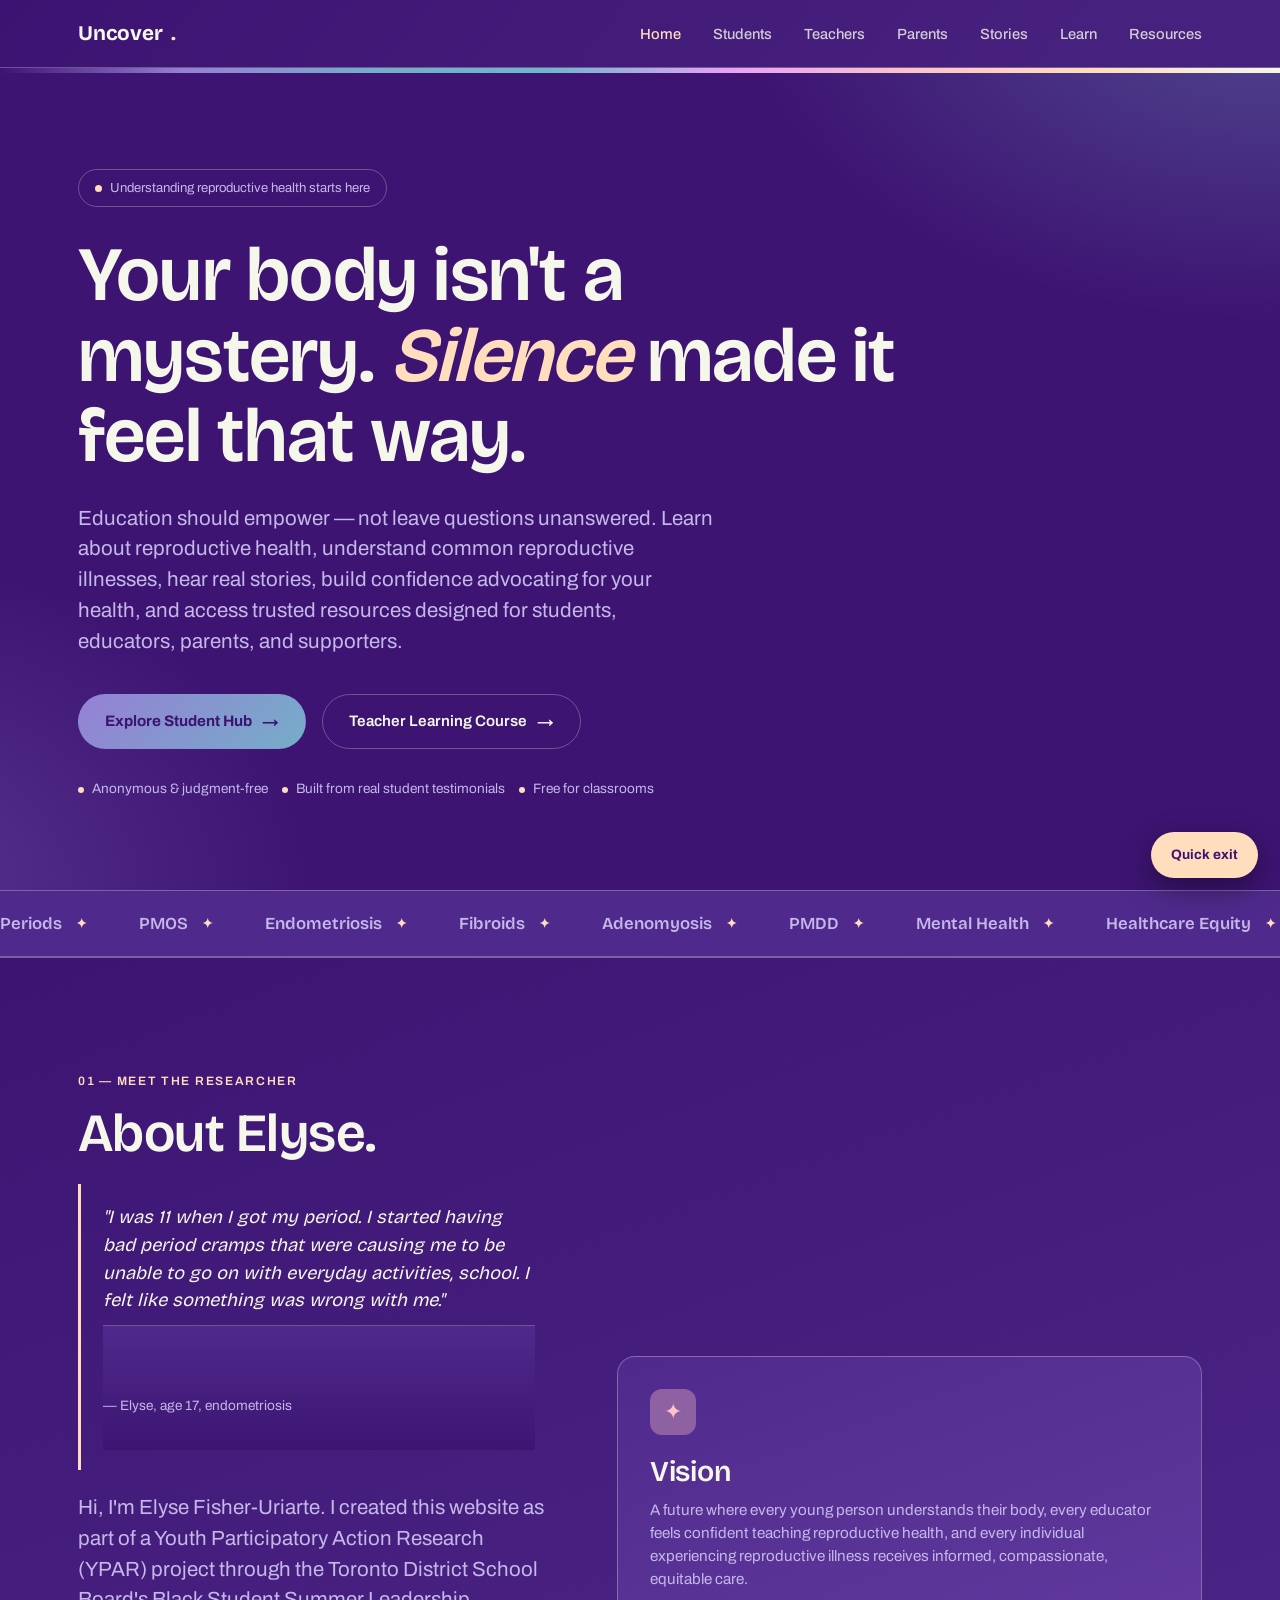
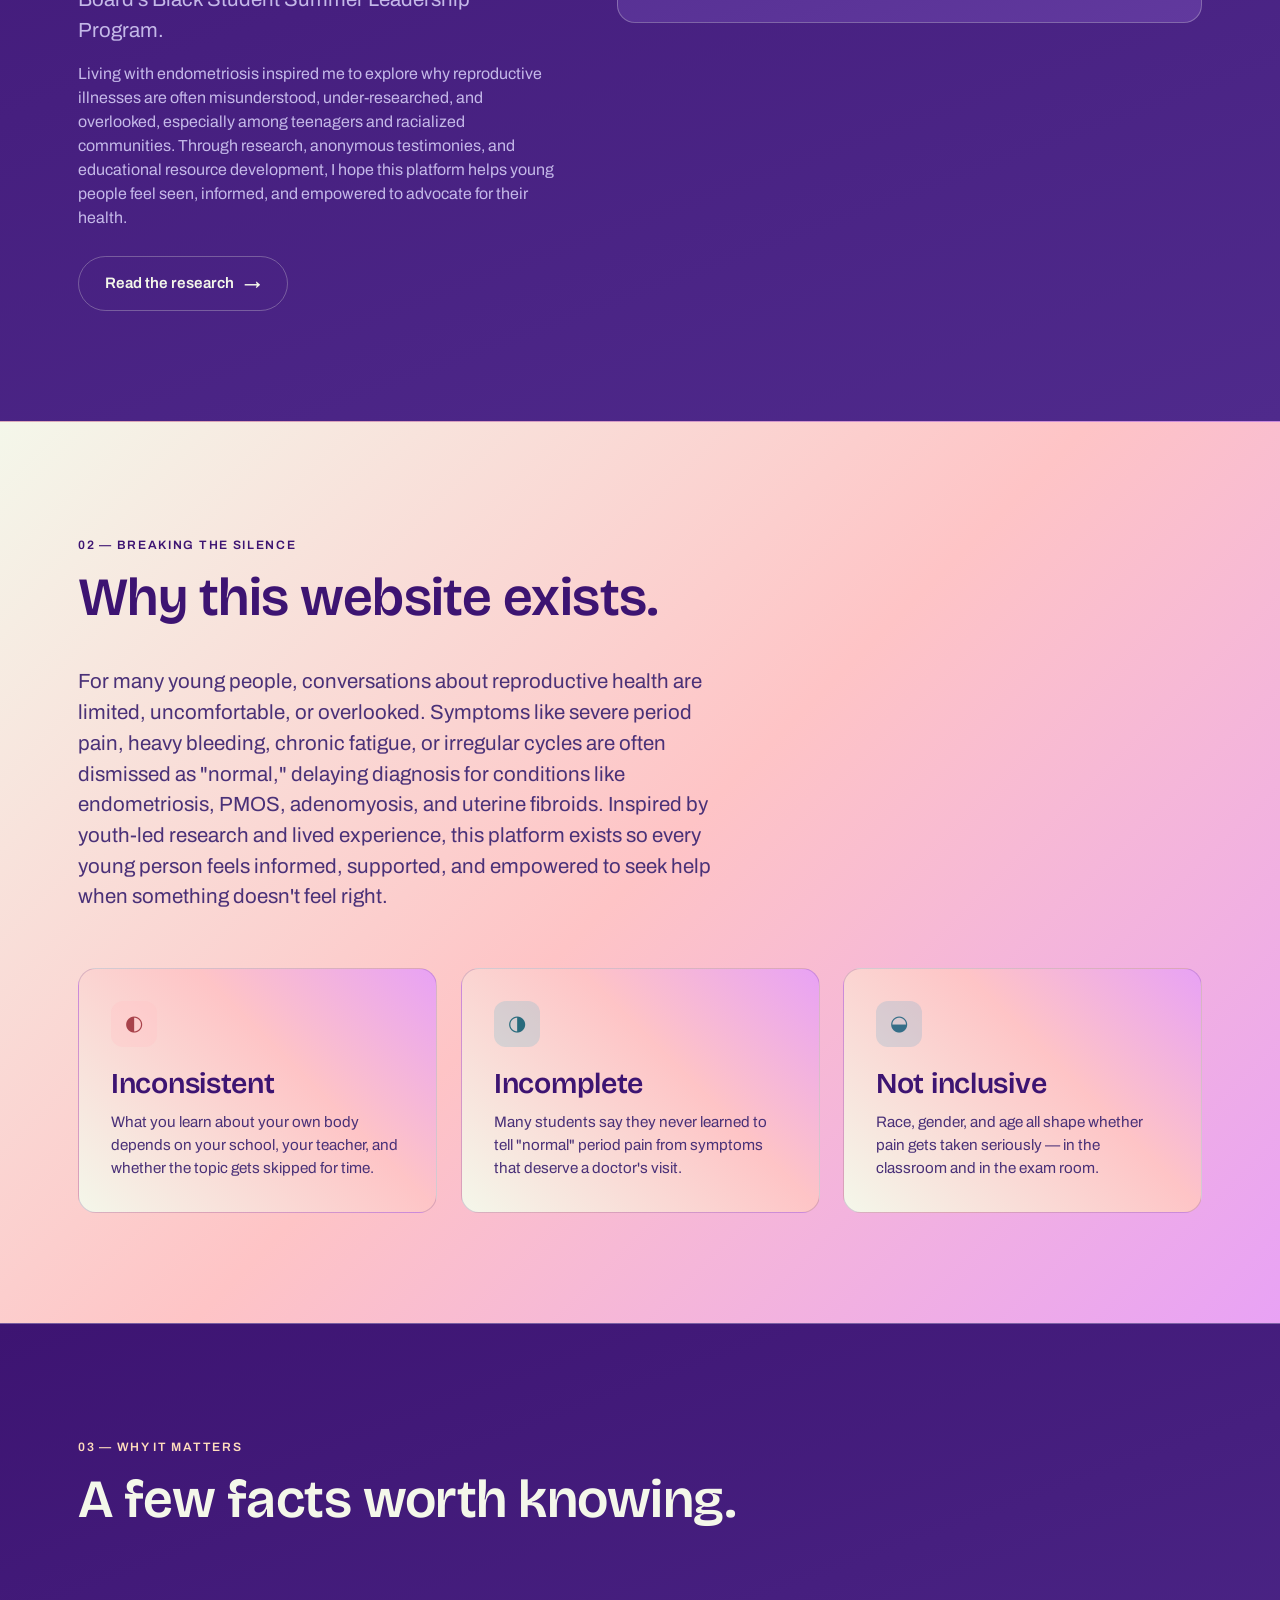
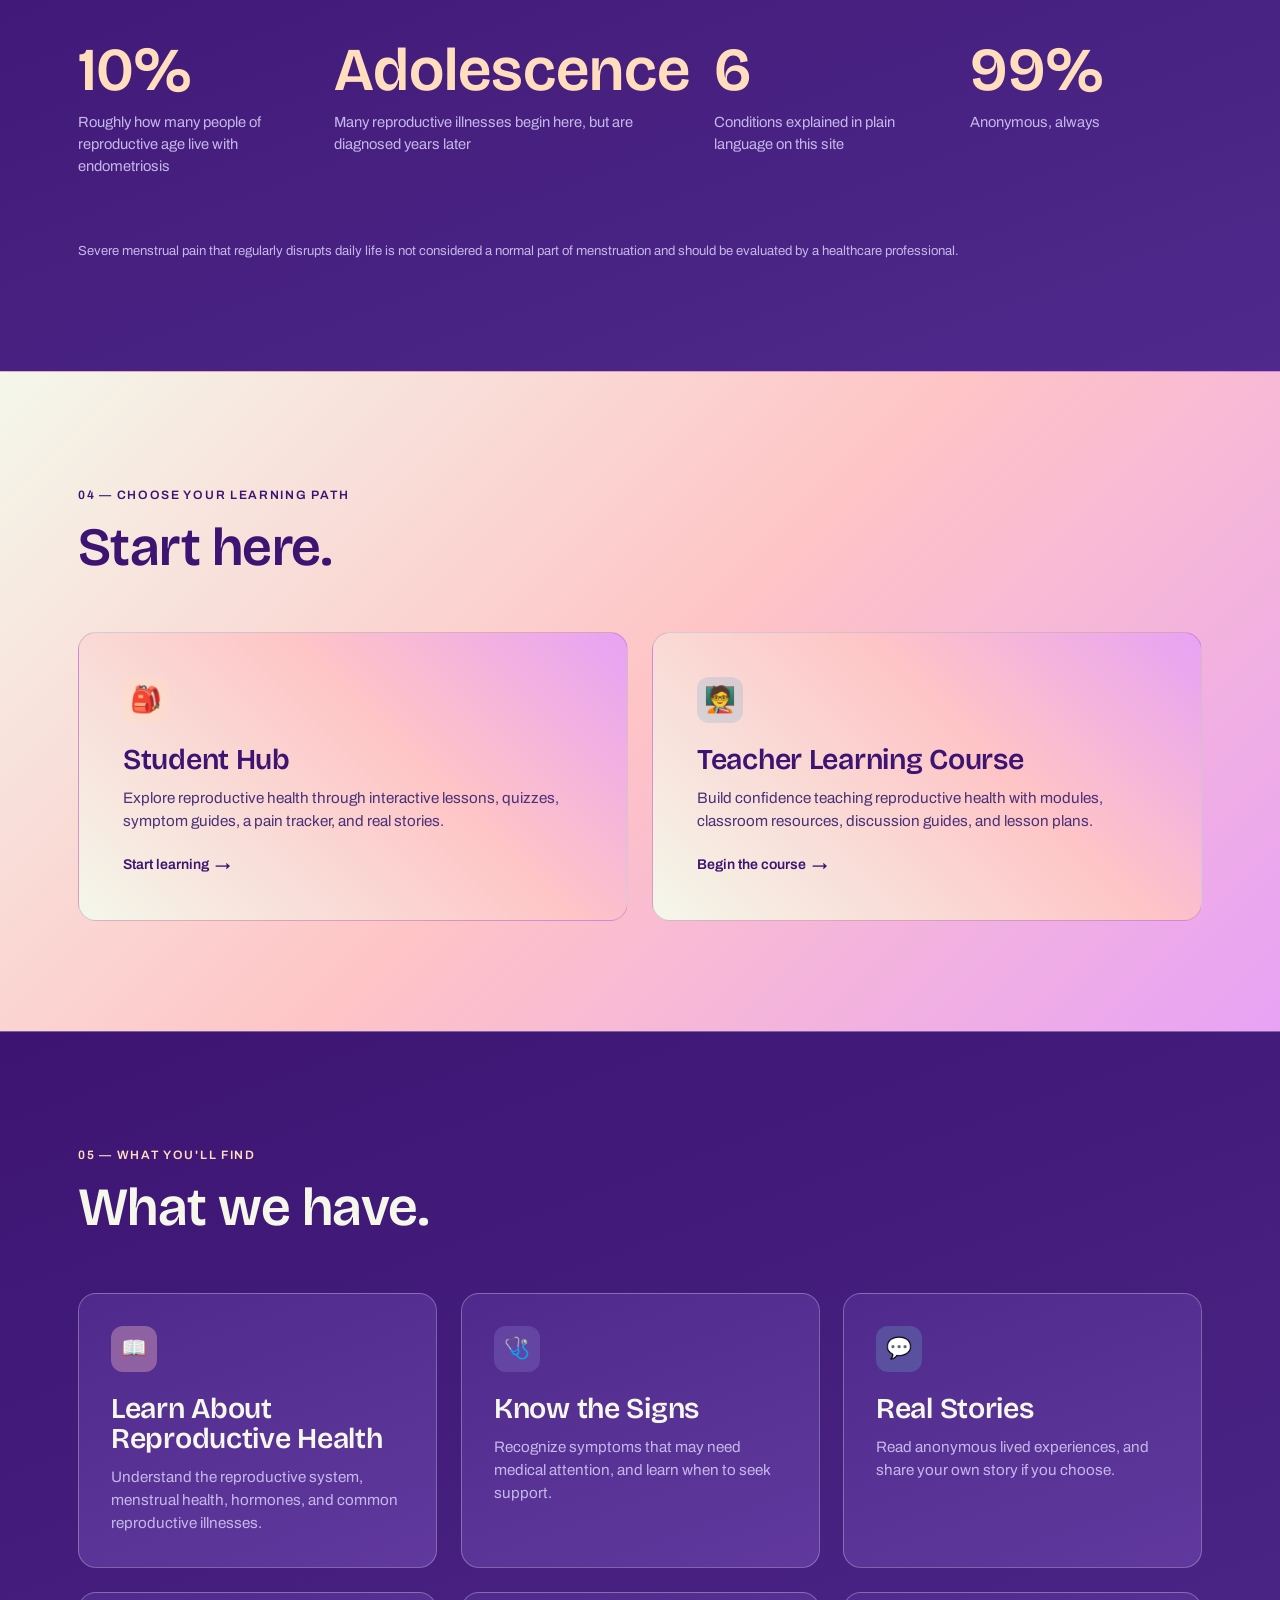
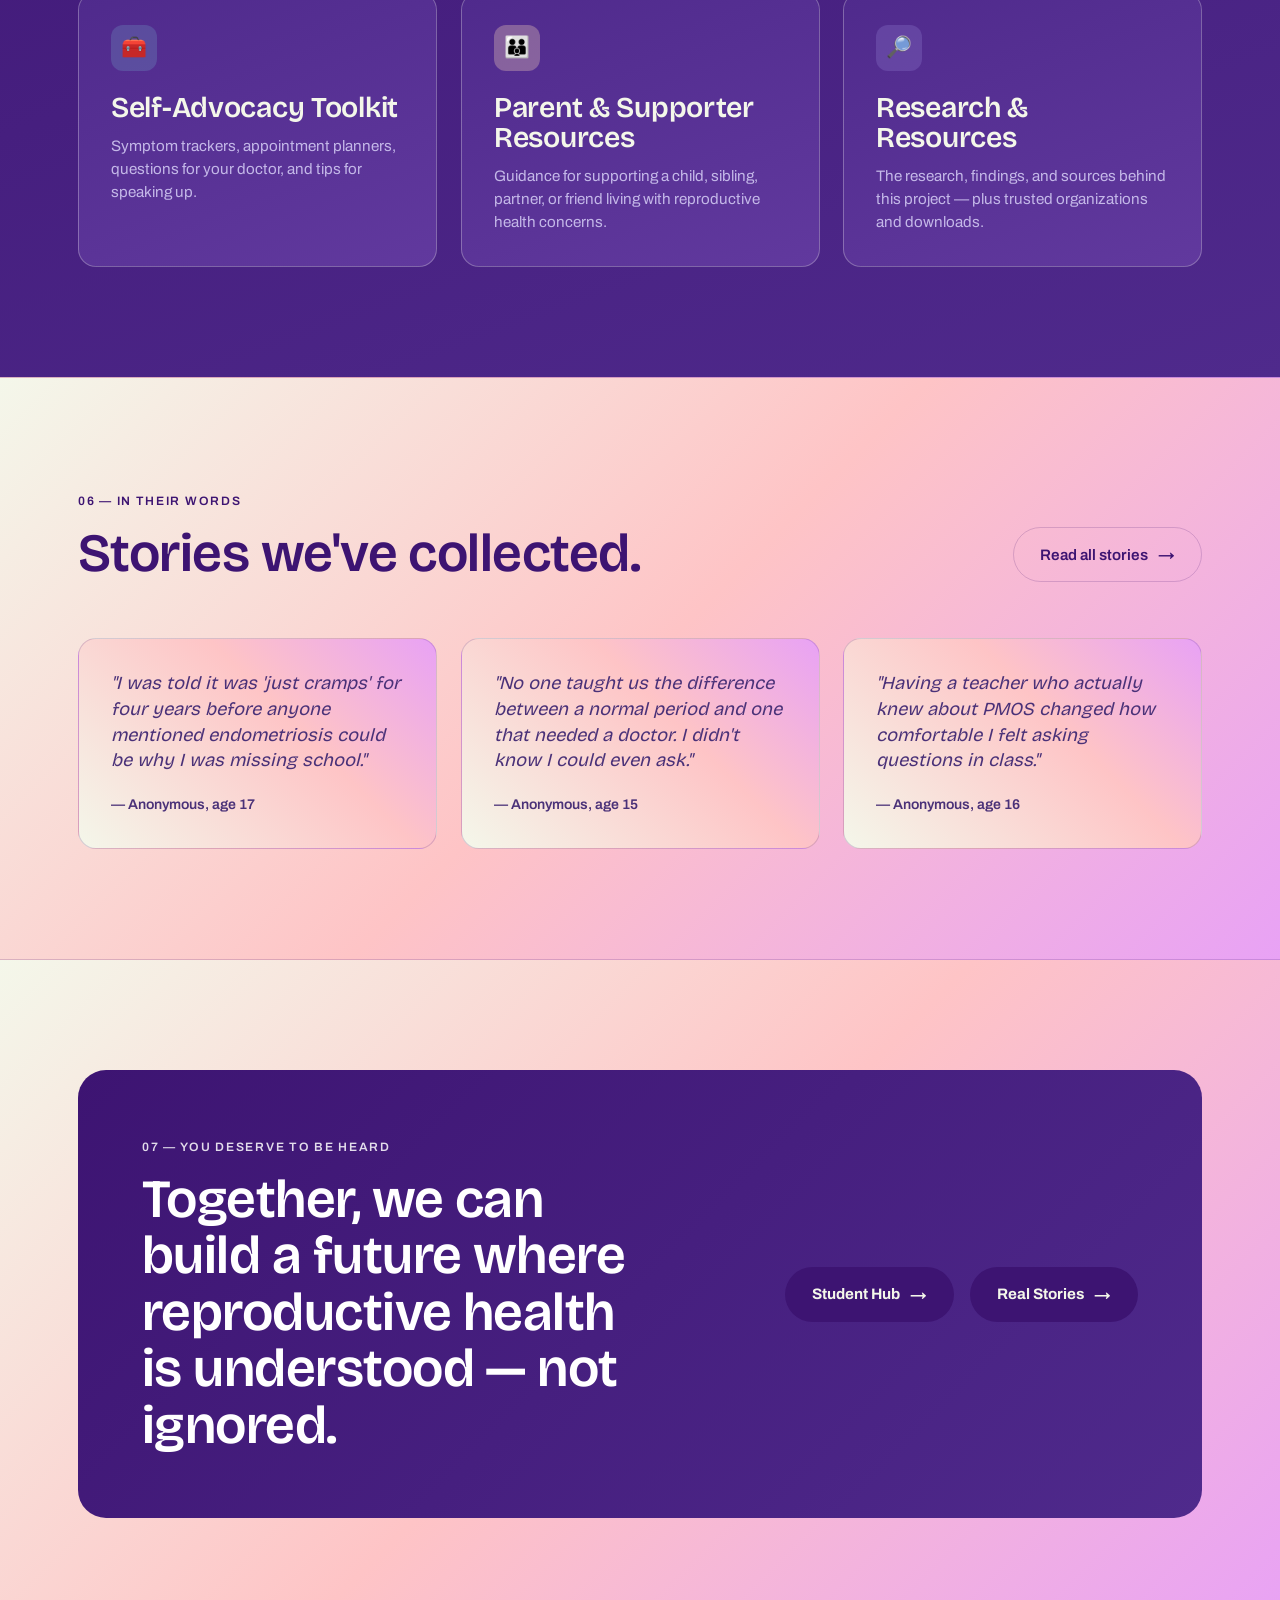
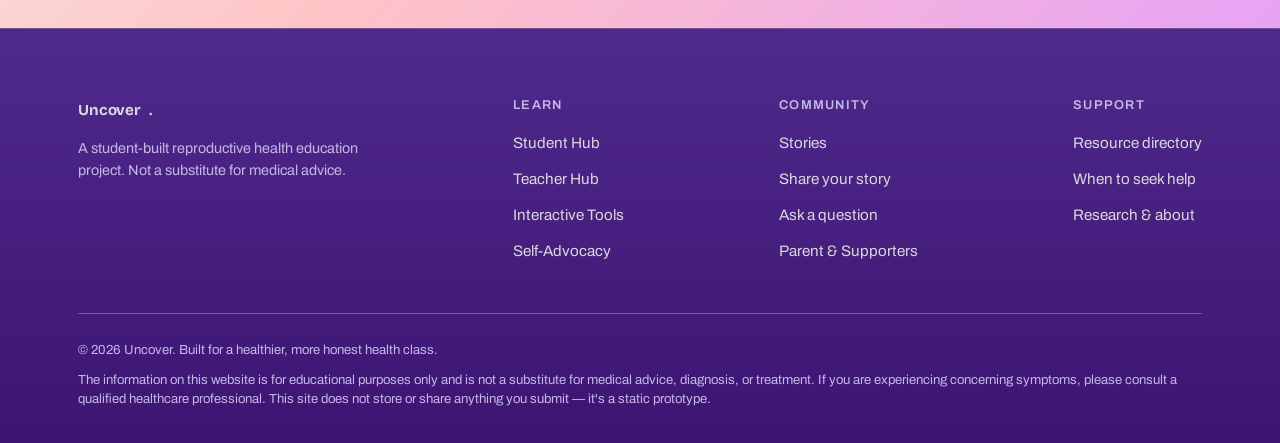
<file: index.html>
<!doctype html>
<html lang="en">
<head>
<meta charset="UTF-8">
<meta name="viewport" content="width=device-width, initial-scale=1.0">
<title>Uncover — Reproductive Health Education for Students & Teachers</title>
<meta name="description" content="A youth-centered reproductive health education platform — symptom guides, real stories, teacher training, and tools for students, educators, and families.">
<link rel="stylesheet" href="css/style.css">
</head>
<body>

<nav class="nav">
  <div class="wrap">
    <a href="index.html" class="logo">Uncover<span class="dot">.</span></a>
    <div class="nav-links">
      <a href="index.html" class="active">Home</a>
      <a href="students.html">Students</a>
      <a href="teachers.html">Teachers</a>
      <a href="parents.html">Parents</a>
      <a href="stories.html">Stories</a>
      <a href="learn.html">Learn</a>
      <a href="resources.html">Resources</a>
    </div>
    <button class="nav-toggle" aria-label="Toggle menu">☰</button>
  </div>
</nav>
<div class="ombre-bar"></div>

<header class="hero">
<div class="wrap">
  <div class="hero-tag"><span class="pip"></span> Understanding reproductive health starts here</div>
  <h1>Your body isn't a<br>mystery. <em>Silence</em> made it feel that way.</h1>
  <p class="lede">Education should empower — not leave questions unanswered. Learn about reproductive health, understand common reproductive illnesses, hear real stories, build confidence advocating for your health, and access trusted resources designed for students, educators, parents, and supporters.</p>
  <div class="cta-row">
    <a href="students.html" class="btn btn-primary">Explore Student Hub <span class="btn-arrow">→</span></a>
    <a href="teachers.html" class="btn btn-outline">Teacher Learning Course <span class="btn-arrow">→</span></a>
  </div>
  <div class="badge-list">
    <span class="badge"><span class="dot"></span> Anonymous & judgment-free</span>
    <span class="badge"><span class="dot"></span> Built from real student testimonials</span>
    <span class="badge"><span class="dot"></span> Free for classrooms</span>
  </div>
</div>
</header>

<div class="marquee">
  <div class="marquee-track">
    <span>Periods</span><span>PMOS</span><span>Endometriosis</span><span>Fibroids</span><span>Adenomyosis</span><span>PMDD</span><span>Mental Health</span><span>Healthcare Equity</span><span>Anonymous &amp; Safe</span>
    <span>Periods</span><span>PMOS</span><span>Endometriosis</span><span>Fibroids</span><span>Adenomyosis</span><span>PMDD</span><span>Mental Health</span><span>Healthcare Equity</span><span>Anonymous &amp; Safe</span>
  </div>
</div>

<!-- MEET THE RESEARCHER -->
<section class="section">
  <div class="wrap two-col">
    <div>
      <span class="eyebrow">01 — Meet the researcher</span>
      <h2 style="margin-top:14px;">About Elyse.</h2>
      <blockquote style="margin:22px 0 0; padding:20px 22px; border-left:3px solid var(--cta); font-family:var(--font-display); font-style:italic; font-size:1.15rem; line-height:1.5;">
        "I was 11 when I got my period. I started having bad period cramps that were causing me to be unable to go on with everyday activities, school. I felt like something was wrong with me."
        <footer style="margin-top:10px; font-family:var(--font-body); font-style:normal; font-size:0.85rem; color:var(--muted);">— Elyse, age 17, endometriosis</footer>
      </blockquote>
      <p class="lede" style="margin-top:22px;">Hi, I'm Elyse Fisher-Uriarte. I created this website as part of a Youth Participatory Action Research (YPAR) project through the Toronto District School Board's Black Student Summer Leadership Program.</p>
      <p style="margin-top:16px; color:var(--muted);">Living with endometriosis inspired me to explore why reproductive illnesses are often misunderstood, under-researched, and overlooked, especially among teenagers and racialized communities. Through research, anonymous testimonies, and educational resource development, I hope this platform helps young people feel seen, informed, and empowered to advocate for their health.</p>
      <a href="research.html" class="btn btn-outline" style="margin-top:26px;">Read the research <span class="btn-arrow">→</span></a>
    </div>
    <div class="card">
      <div class="icon tint-pink" style="font-size:1.4rem;">✦</div>
      <h3>Vision</h3>
      <p style="margin-top:12px;">A future where every young person understands their body, every educator feels confident teaching reproductive health, and every individual experiencing reproductive illness receives informed, compassionate, equitable care.</p>
    </div>
  </div>
</section>

<!-- WHY THIS EXISTS -->
<section class="section light">
  <div class="wrap">
    <div class="section-head">
      <div>
        <span class="eyebrow">02 — Breaking the silence</span>
        <h2 style="margin-top:14px;">Why this website exists.</h2>
      </div>
      <p class="lede">For many young people, conversations about reproductive health are limited, uncomfortable, or overlooked. Symptoms like severe period pain, heavy bleeding, chronic fatigue, or irregular cycles are often dismissed as "normal," delaying diagnosis for conditions like endometriosis, PMOS, adenomyosis, and uterine fibroids. Inspired by youth-led research and lived experience, this platform exists so every young person feels informed, supported, and empowered to seek help when something doesn't feel right.</p>
    </div>
    <div class="grid grid-3">
      <div class="card">
        <div class="icon tint-pink">◐</div>
        <h3>Inconsistent</h3>
        <p>What you learn about your own body depends on your school, your teacher, and whether the topic gets skipped for time.</p>
      </div>
      <div class="card">
        <div class="icon tint-orange">◑</div>
        <h3>Incomplete</h3>
        <p>Many students say they never learned to tell "normal" period pain from symptoms that deserve a doctor's visit.</p>
      </div>
      <div class="card">
        <div class="icon tint-sky">◒</div>
        <h3>Not inclusive</h3>
        <p>Race, gender, and age all shape whether pain gets taken seriously — in the classroom and in the exam room.</p>
      </div>
    </div>
  </div>
</section>

<!-- QUICK FACTS -->
<section class="section">
  <div class="wrap">
    <div class="section-head">
      <div>
        <span class="eyebrow">03 — Why it matters</span>
        <h2 style="margin-top:14px;">A few facts worth knowing.</h2>
      </div>
    </div>
    <div class="stats-row">
      <div>
        <span class="stat-num" data-count="10" data-suffix="%">0</span>
        <p class="stat-label">Roughly how many people of reproductive age live with endometriosis</p>
      </div>
      <div>
        <span class="stat-num">Adolescence</span>
        <p class="stat-label">Many reproductive illnesses begin here, but are diagnosed years later</p>
      </div>
      <div>
        <span class="stat-num" data-count="6">0</span>
        <p class="stat-label">Conditions explained in plain language on this site</p>
      </div>
      <div>
        <span class="stat-num" data-count="100" data-suffix="%">0</span>
        <p class="stat-label">Anonymous, always</p>
      </div>
    </div>
    <p class="form-note">Severe menstrual pain that regularly disrupts daily life is not considered a normal part of menstruation and should be evaluated by a healthcare professional.</p>
  </div>
</section>

<!-- CHOOSE YOUR PATH -->
<section class="section light">
  <div class="wrap">
    <div class="section-head">
      <div>
        <span class="eyebrow">04 — Choose your learning path</span>
        <h2 style="margin-top:14px;">Start here.</h2>
      </div>
    </div>
    <div class="grid grid-2">
      <a href="students.html" class="card" style="padding:44px;">
        <div class="icon tint-lime" style="font-size:1.6rem;">🎒</div>
        <h3 style="font-size:1.8rem;">Student Hub</h3>
        <p style="margin-top:12px;">Explore reproductive health through interactive lessons, quizzes, symptom guides, a pain tracker, and real stories.</p>
        <span class="tag-link">Start learning <span class="btn-arrow">→</span></span>
      </a>
      <a href="teachers.html" class="card" style="padding:44px;">
        <div class="icon tint-sky" style="font-size:1.6rem;">🧑‍🏫</div>
        <h3 style="font-size:1.8rem;">Teacher Learning Course</h3>
        <p style="margin-top:12px;">Build confidence teaching reproductive health with modules, classroom resources, discussion guides, and lesson plans.</p>
        <span class="tag-link">Begin the course <span class="btn-arrow">→</span></span>
      </a>
    </div>
  </div>
</section>

<!-- WHAT YOU'LL FIND -->
<section class="section">
  <div class="wrap">
    <div class="section-head">
      <div>
        <span class="eyebrow">05 — What you'll find</span>
        <h2 style="margin-top:14px;">What we have.</h2>
      </div>
    </div>
    <div class="grid grid-3">
      <a href="students.html" class="card">
        <div class="icon tint-pink">📖</div>
        <h3>Learn About Reproductive Health</h3>
        <p>Understand the reproductive system, menstrual health, hormones, and common reproductive illnesses.</p>
      </a>
      <a href="students.html#symptoms" class="card">
        <div class="icon tint-purple">🩺</div>
        <h3>Know the Signs</h3>
        <p>Recognize symptoms that may need medical attention, and learn when to seek support.</p>
      </a>
      <a href="stories.html" class="card">
        <div class="icon tint-orange">💬</div>
        <h3>Real Stories</h3>
        <p>Read anonymous lived experiences, and share your own story if you choose.</p>
      </a>
      <a href="advocacy.html" class="card">
        <div class="icon tint-sky">🧰</div>
        <h3>Self-Advocacy Toolkit</h3>
        <p>Symptom trackers, appointment planners, questions for your doctor, and tips for speaking up.</p>
      </a>
      <a href="parents.html" class="card">
        <div class="icon tint-lime">👪</div>
        <h3>Parent &amp; Supporter Resources</h3>
        <p>Guidance for supporting a child, sibling, partner, or friend living with reproductive health concerns.</p>
      </a>
      <a href="research.html" class="card">
        <div class="icon tint-purple">🔎</div>
        <h3>Research &amp; Resources</h3>
        <p>The research, findings, and sources behind this project — plus trusted organizations and downloads.</p>
      </a>
    </div>
  </div>
</section>

<!-- STORIES -->
<section class="section light">
  <div class="wrap">
    <div class="section-head">
      <div>
        <span class="eyebrow">06 — In their words</span>
        <h2 style="margin-top:14px;">Stories we've collected.</h2>
      </div>
      <a href="stories.html" class="btn btn-outline">Read all stories <span class="btn-arrow">→</span></a>
    </div>
    <div class="grid grid-3">
      <div class="card">
        <p style="font-family:var(--font-display); font-size:1.15rem; font-style:italic; line-height:1.4;">"I was told it was 'just cramps' for four years before anyone mentioned endometriosis could be why I was missing school."</p>
        <p class="tag-link" style="color:var(--muted); margin-top:20px;">— Anonymous, age 17</p>
      </div>
      <div class="card">
        <p style="font-family:var(--font-display); font-size:1.15rem; font-style:italic; line-height:1.4;">"No one taught us the difference between a normal period and one that needed a doctor. I didn't know I could even ask."</p>
        <p class="tag-link" style="color:var(--muted); margin-top:20px;">— Anonymous, age 15</p>
      </div>
      <div class="card">
        <p style="font-family:var(--font-display); font-size:1.15rem; font-style:italic; line-height:1.4;">"Having a teacher who actually knew about PMOS changed how comfortable I felt asking questions in class."</p>
        <p class="tag-link" style="color:var(--muted); margin-top:20px;">— Anonymous, age 16</p>
      </div>
    </div>
  </div>
</section>



<!-- CTA -->
<section class="section light">
  <div class="wrap">
    <div class="banner">
      <div>
        <span class="eyebrow" style="color:rgba(255,255,255,0.85);">07 — You deserve to be heard</span>
        <h2 style="margin-top:14px; color:#fff;">Together, we can build a future where reproductive health is understood — not ignored.</h2>
      </div>
      <div class="cta-row">
        <a href="students.html" class="btn btn-dark">Student Hub <span class="btn-arrow">→</span></a>
        <a href="stories.html" class="btn btn-dark">Real Stories <span class="btn-arrow">→</span></a>
      </div>
    </div>
  </div>
</section>

<footer>
  <div class="wrap">
    <div class="foot-top">
      <div class="foot-col" style="max-width:280px;">
        <a href="index.html" class="logo">Uncover<span class="dot">.</span></a>
        <p class="muted" style="margin-top:16px; font-size:0.9rem;">A student-built reproductive health education project. Not a substitute for medical advice.</p>
      </div>
      <div class="foot-col">
        <h4>Learn</h4>
        <ul>
          <li><a href="students.html">Student Hub</a></li>
          <li><a href="teachers.html">Teacher Hub</a></li>
          <li><a href="learn.html">Interactive Tools</a></li>
          <li><a href="advocacy.html">Self-Advocacy</a></li>
        </ul>
      </div>
      <div class="foot-col">
        <h4>Community</h4>
        <ul>
          <li><a href="stories.html">Stories</a></li>
          <li><a href="stories.html#share">Share your story</a></li>
          <li><a href="students.html#ask">Ask a question</a></li>
          <li><a href="parents.html">Parent & Supporters</a></li>
        </ul>
      </div>
      <div class="foot-col">
        <h4>Support</h4>
        <ul>
          <li><a href="resources.html">Resource directory</a></li>
          <li><a href="resources.html#help">When to seek help</a></li>
          <li><a href="research.html">Research & about</a></li>
        </ul>
      </div>
    </div>
    <div class="foot-bottom" style="flex-direction:column; align-items:flex-start; gap:10px;">
      <span>© <span data-year></span> Uncover. Built for a healthier, more honest health class.</span>
      <span>The information on this website is for educational purposes only and is not a substitute for medical advice, diagnosis, or treatment. If you are experiencing concerning symptoms, please consult a qualified healthcare professional. This site does not store or share anything you submit — it's a static prototype.</span>
    </div>
  </div>
</footer>

<a href="#" class="exit-btn" data-quick-exit>Quick exit</a>

<script src="js/main.js"></script>
<script src="js/motion.js"></script>
</body>
</html>
</file>
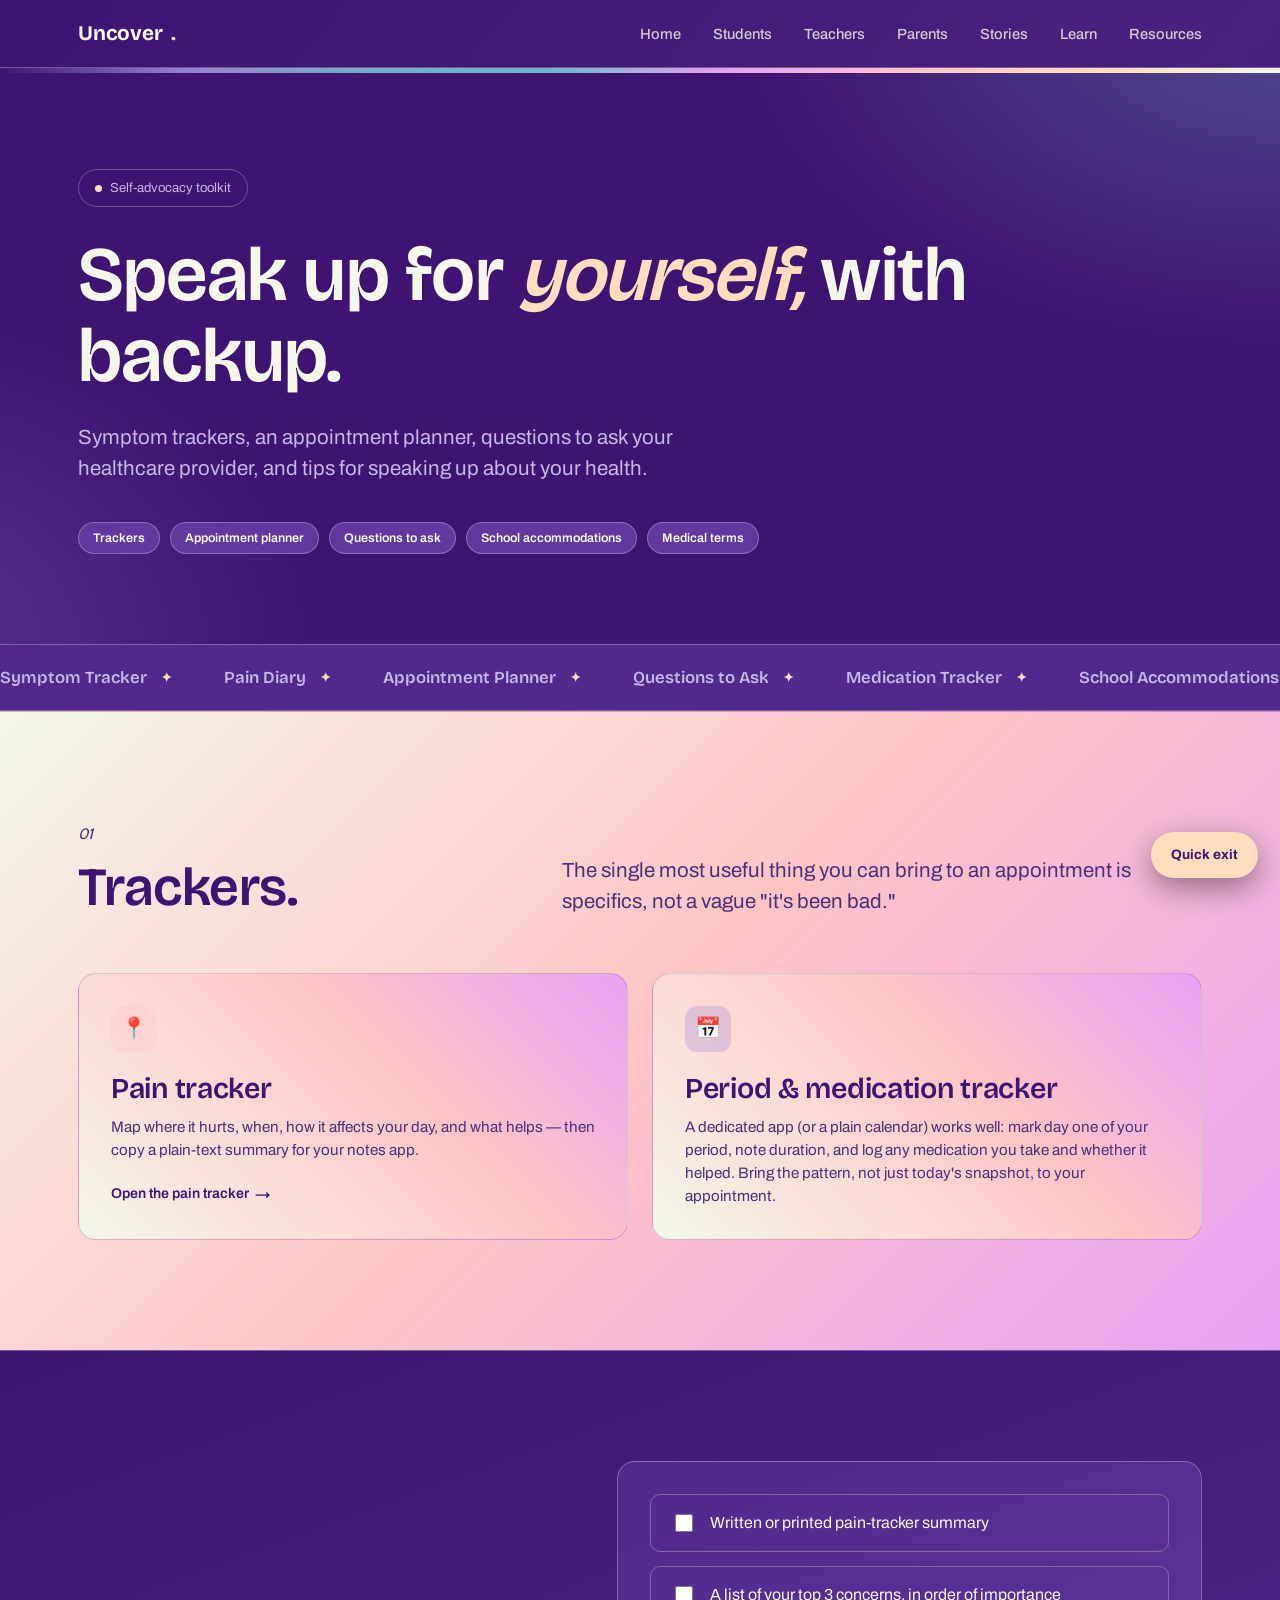
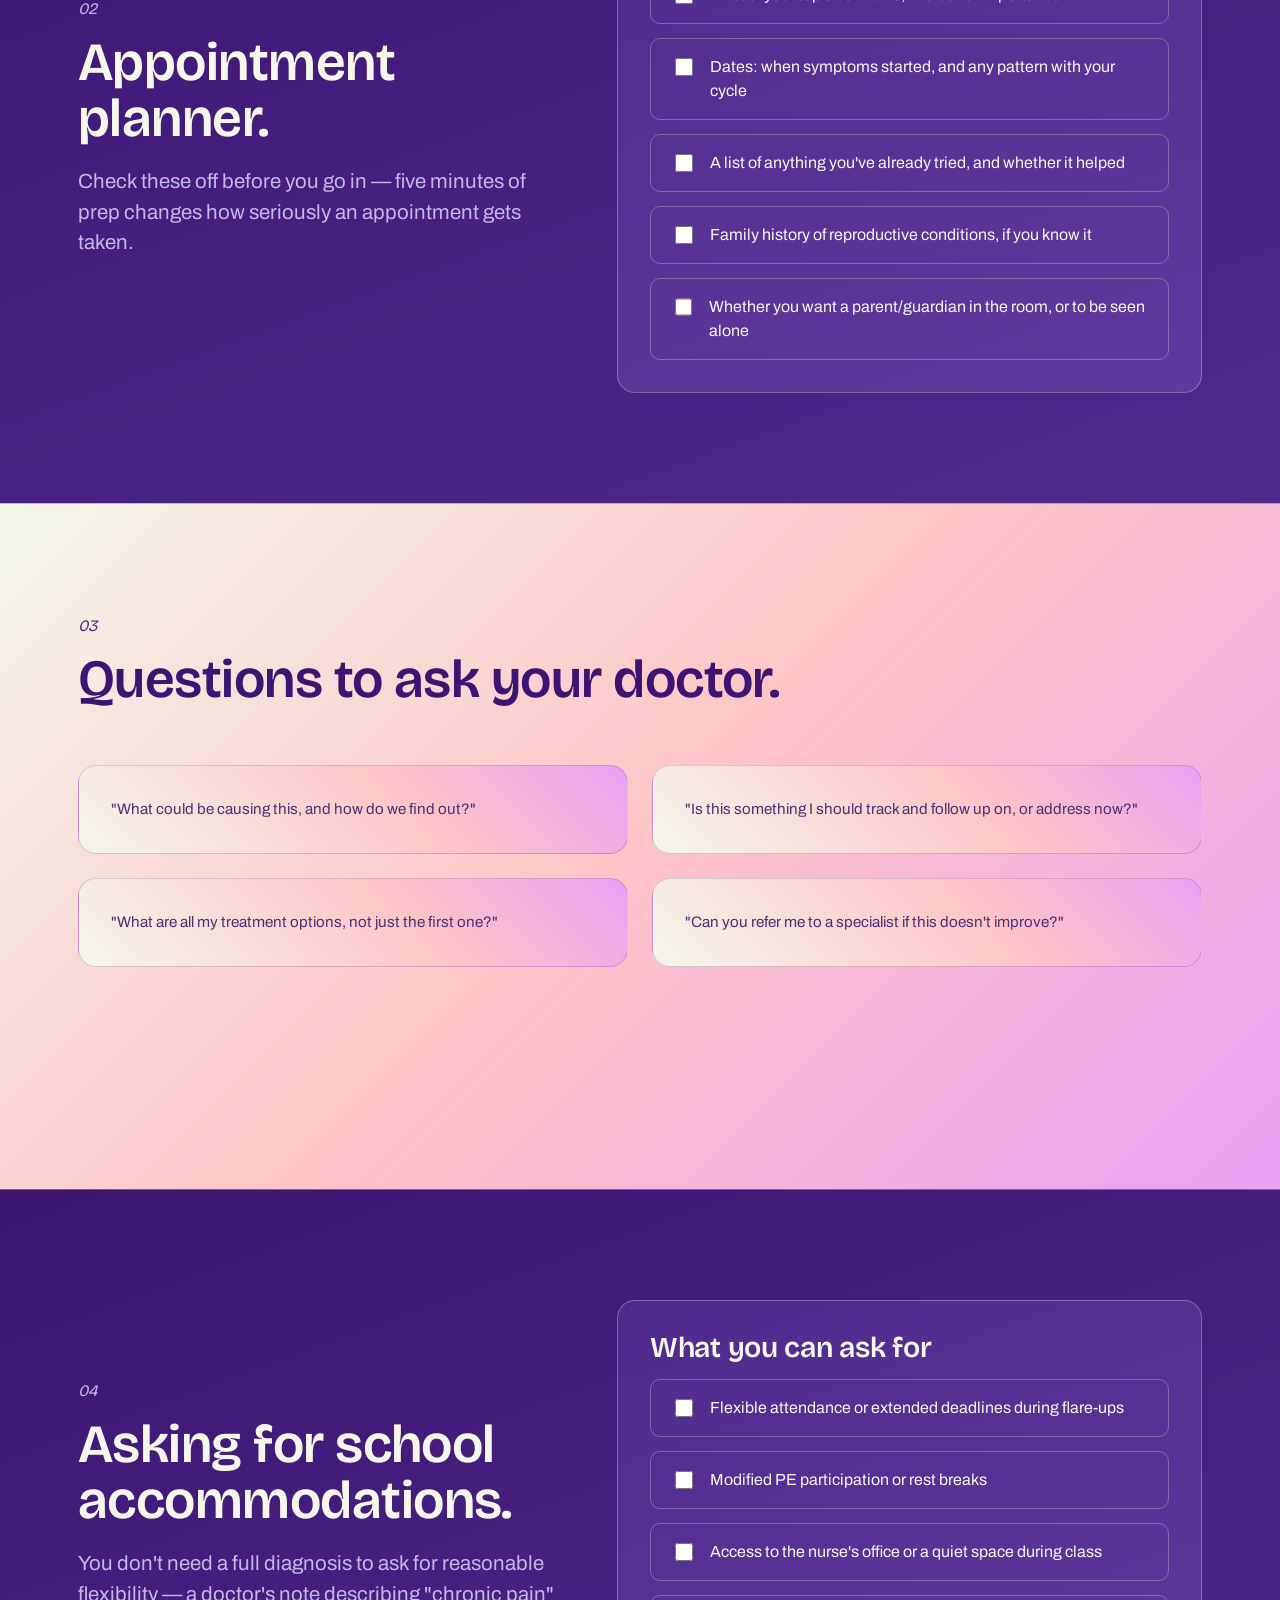
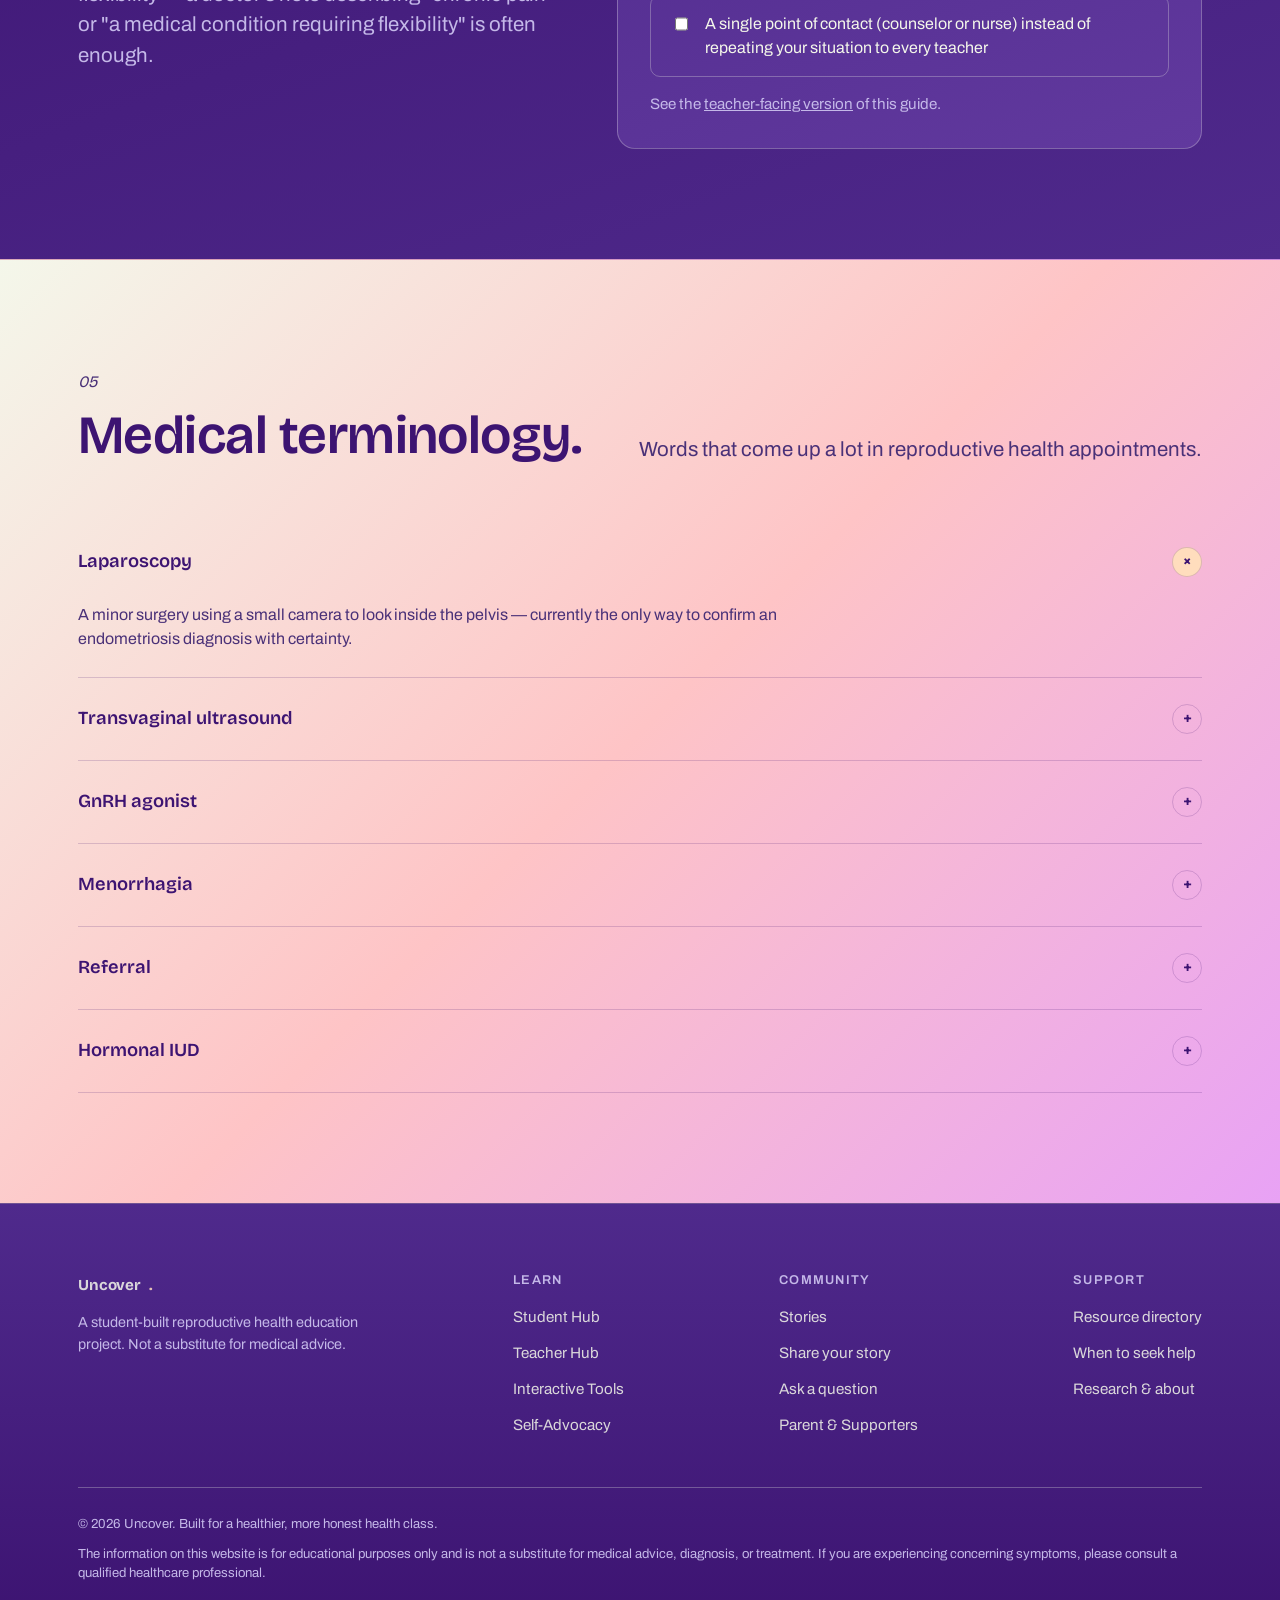
<file: advocacy.html>
<!doctype html>
<html lang="en">
<head>
<meta charset="UTF-8">
<meta name="viewport" content="width=device-width, initial-scale=1.0">
<title>Self-Advocacy Toolkit — Uncover</title>
<meta name="description" content="Symptom trackers, an appointment planner, questions to ask your doctor, and a medical terminology glossary.">
<link rel="stylesheet" href="css/style.css">
</head>
<body>

<nav class="nav">
  <div class="wrap">
    <a href="index.html" class="logo">Uncover<span class="dot">.</span></a>
    <div class="nav-links">
      <a href="index.html">Home</a>
      <a href="students.html">Students</a>
      <a href="teachers.html">Teachers</a>
      <a href="parents.html">Parents</a>
      <a href="stories.html">Stories</a>
      <a href="learn.html">Learn</a>
      <a href="resources.html">Resources</a>
    </div>
    <button class="nav-toggle" aria-label="Toggle menu">☰</button>
  </div>
</nav>
<div class="ombre-bar"></div>

<header class="hero">
<div class="wrap">
  <div class="hero-tag"><span class="pip"></span> Self-advocacy toolkit</div>
  <h1>Speak up for <em>yourself,</em> with backup.</h1>
  <p class="lede">Symptom trackers, an appointment planner, questions to ask your healthcare provider, and tips for speaking up about your health.</p>
  <div class="pill-row" style="margin-top:34px;">
    <a href="#trackers" class="pill">Trackers</a>
    <a href="#appointment" class="pill">Appointment planner</a>
    <a href="#questions" class="pill">Questions to ask</a>
    <a href="#school" class="pill">School accommodations</a>
    <a href="#glossary" class="pill">Medical terms</a>
  </div>
</div>
</header>

<div class="marquee">
  <div class="marquee-track">
    <span>Symptom Tracker</span><span>Pain Diary</span><span>Appointment Planner</span><span>Questions to Ask</span><span>Medication Tracker</span><span>School Accommodations</span><span>Medical Terminology</span>
    <span>Symptom Tracker</span><span>Pain Diary</span><span>Appointment Planner</span><span>Questions to Ask</span><span>Medication Tracker</span><span>School Accommodations</span><span>Medical Terminology</span>
  </div>
</div>

<!-- TRACKERS -->
<section class="section light" id="trackers">
  <div class="wrap">
    <div class="section-head">
      <div>
        <span class="num">01</span>
        <h2 style="margin-top:14px;">Trackers.</h2>
      </div>
      <p class="lede">The single most useful thing you can bring to an appointment is specifics, not a vague "it's been bad."</p>
    </div>
    <div class="grid grid-2">
      <a href="students.html#pain-tracker" class="card">
        <div class="icon tint-pink">📍</div>
        <h3>Pain tracker</h3>
        <p>Map where it hurts, when, how it affects your day, and what helps — then copy a plain-text summary for your notes app.</p>
        <span class="tag-link">Open the pain tracker <span class="btn-arrow">→</span></span>
      </a>
      <div class="card">
        <div class="icon tint-purple">📅</div>
        <h3>Period & medication tracker</h3>
        <p>A dedicated app (or a plain calendar) works well: mark day one of your period, note duration, and log any medication you take and whether it helped. Bring the pattern, not just today's snapshot, to your appointment.</p>
      </div>
    </div>
  </div>
</section>

<!-- APPOINTMENT PLANNER -->
<section class="section" id="appointment">
  <div class="wrap two-col">
    <div>
      <span class="num">02</span>
      <h2 style="margin-top:14px;">Appointment planner.</h2>
      <p class="lede" style="margin-top:18px;">Check these off before you go in — five minutes of prep changes how seriously an appointment gets taken.</p>
    </div>
    <div class="card">
      <ul class="checklist">
        <li class="check-row"><input type="checkbox" id="a1"><label for="a1">Written or printed pain-tracker summary</label></li>
        <li class="check-row"><input type="checkbox" id="a2"><label for="a2">A list of your top 3 concerns, in order of importance</label></li>
        <li class="check-row"><input type="checkbox" id="a3"><label for="a3">Dates: when symptoms started, and any pattern with your cycle</label></li>
        <li class="check-row"><input type="checkbox" id="a4"><label for="a4">A list of anything you've already tried, and whether it helped</label></li>
        <li class="check-row"><input type="checkbox" id="a5"><label for="a5">Family history of reproductive conditions, if you know it</label></li>
        <li class="check-row"><input type="checkbox" id="a6"><label for="a6">Whether you want a parent/guardian in the room, or to be seen alone</label></li>
      </ul>
    </div>
  </div>
</section>

<!-- QUESTIONS TO ASK -->
<section class="section light" id="questions">
  <div class="wrap">
    <div class="section-head">
      <div>
        <span class="num">03</span>
        <h2 style="margin-top:14px;">Questions to ask your doctor.</h2>
      </div>
    </div>
    <div class="grid grid-2">
      <div class="card"><p>"What could be causing this, and how do we find out?"</p></div>
      <div class="card"><p>"Is this something I should track and follow up on, or address now?"</p></div>
      <div class="card"><p>"What are all my treatment options, not just the first one?"</p></div>
      <div class="card"><p>"Can you refer me to a specialist if this doesn't improve?"</p></div>
      <div class="card"><p>"What symptoms would mean I should come back sooner?"</p></div>
      <div class="card"><p>"Can we write down a plan so I remember what we discussed?"</p></div>
    </div>
  </div>
</section>

<!-- SCHOOL ACCOMMODATIONS -->
<section class="section" id="school">
  <div class="wrap two-col">
    <div>
      <span class="num">04</span>
      <h2 style="margin-top:14px;">Asking for school accommodations.</h2>
      <p class="lede" style="margin-top:18px;">You don't need a full diagnosis to ask for reasonable flexibility — a doctor's note describing "chronic pain" or "a medical condition requiring flexibility" is often enough.</p>
    </div>
    <div class="card">
      <h3>What you can ask for</h3>
      <ul class="checklist" style="margin-top:16px;">
        <li class="check-row"><input type="checkbox" id="sc1"><label for="sc1">Flexible attendance or extended deadlines during flare-ups</label></li>
        <li class="check-row"><input type="checkbox" id="sc2"><label for="sc2">Modified PE participation or rest breaks</label></li>
        <li class="check-row"><input type="checkbox" id="sc3"><label for="sc3">Access to the nurse's office or a quiet space during class</label></li>
        <li class="check-row"><input type="checkbox" id="sc4"><label for="sc4">A single point of contact (counselor or nurse) instead of repeating your situation to every teacher</label></li>
      </ul>
      <p class="form-note" style="margin-top:16px;">See the <a href="teachers.html#accommodations" style="text-decoration:underline;">teacher-facing version</a> of this guide.</p>
    </div>
  </div>
</section>

<!-- MEDICAL TERMINOLOGY -->
<section class="section light" id="glossary">
  <div class="wrap">
    <div class="section-head">
      <div>
        <span class="num">05</span>
        <h2 style="margin-top:14px;">Medical terminology.</h2>
      </div>
      <p class="lede">Words that come up a lot in reproductive health appointments.</p>
    </div>
    <div class="accordion">
      <details class="accordion-item" open>
        <summary>Laparoscopy<span class="plus">+</span></summary>
        <div class="accordion-body">A minor surgery using a small camera to look inside the pelvis — currently the only way to confirm an endometriosis diagnosis with certainty.</div>
      </details>
      <details class="accordion-item">
        <summary>Transvaginal ultrasound<span class="plus">+</span></summary>
        <div class="accordion-body">An imaging test using a wand-shaped scanner to get a clearer picture of the uterus and ovaries than an external ultrasound.</div>
      </details>
      <details class="accordion-item">
        <summary>GnRH agonist<span class="plus">+</span></summary>
        <div class="accordion-body">A type of medication that temporarily pauses your cycle and lowers estrogen — sometimes used to manage endometriosis or adenomyosis pain.</div>
      </details>
      <details class="accordion-item">
        <summary>Menorrhagia<span class="plus">+</span></summary>
        <div class="accordion-body">The medical term for abnormally heavy or prolonged menstrual bleeding.</div>
      </details>
      <details class="accordion-item">
        <summary>Referral<span class="plus">+</span></summary>
        <div class="accordion-body">When your regular doctor sends you to see a specialist, like a gynecologist, for something outside their scope.</div>
      </details>
      <details class="accordion-item">
        <summary>Hormonal IUD<span class="plus">+</span></summary>
        <div class="accordion-body">A small device placed in the uterus that releases hormones to reduce bleeding and pain — one option for managing several reproductive conditions, not just contraception.</div>
      </details>
    </div>
  </div>
</section>

<footer>
  <div class="wrap">
    <div class="foot-top">
      <div class="foot-col" style="max-width:280px;">
        <a href="index.html" class="logo">Uncover<span class="dot">.</span></a>
        <p class="muted" style="margin-top:16px; font-size:0.9rem;">A student-built reproductive health education project. Not a substitute for medical advice.</p>
      </div>
      <div class="foot-col">
        <h4>Learn</h4>
        <ul>
          <li><a href="students.html">Student Hub</a></li>
          <li><a href="teachers.html">Teacher Hub</a></li>
          <li><a href="learn.html">Interactive Tools</a></li>
          <li><a href="advocacy.html">Self-Advocacy</a></li>
        </ul>
      </div>
      <div class="foot-col">
        <h4>Community</h4>
        <ul>
          <li><a href="stories.html">Stories</a></li>
          <li><a href="stories.html#share">Share your story</a></li>
          <li><a href="students.html#ask">Ask a question</a></li>
          <li><a href="parents.html">Parent & Supporters</a></li>
        </ul>
      </div>
      <div class="foot-col">
        <h4>Support</h4>
        <ul>
          <li><a href="resources.html">Resource directory</a></li>
          <li><a href="resources.html#help">When to seek help</a></li>
          <li><a href="research.html">Research & about</a></li>
        </ul>
      </div>
    </div>
    <div class="foot-bottom" style="flex-direction:column; align-items:flex-start; gap:10px;">
      <span>© <span data-year></span> Uncover. Built for a healthier, more honest health class.</span>
      <span>The information on this website is for educational purposes only and is not a substitute for medical advice, diagnosis, or treatment. If you are experiencing concerning symptoms, please consult a qualified healthcare professional.</span>
    </div>
  </div>
</footer>

<a href="#" class="exit-btn" data-quick-exit>Quick exit</a>

<script src="js/main.js"></script>
<script src="js/motion.js"></script>
</body>
</html>
</file>
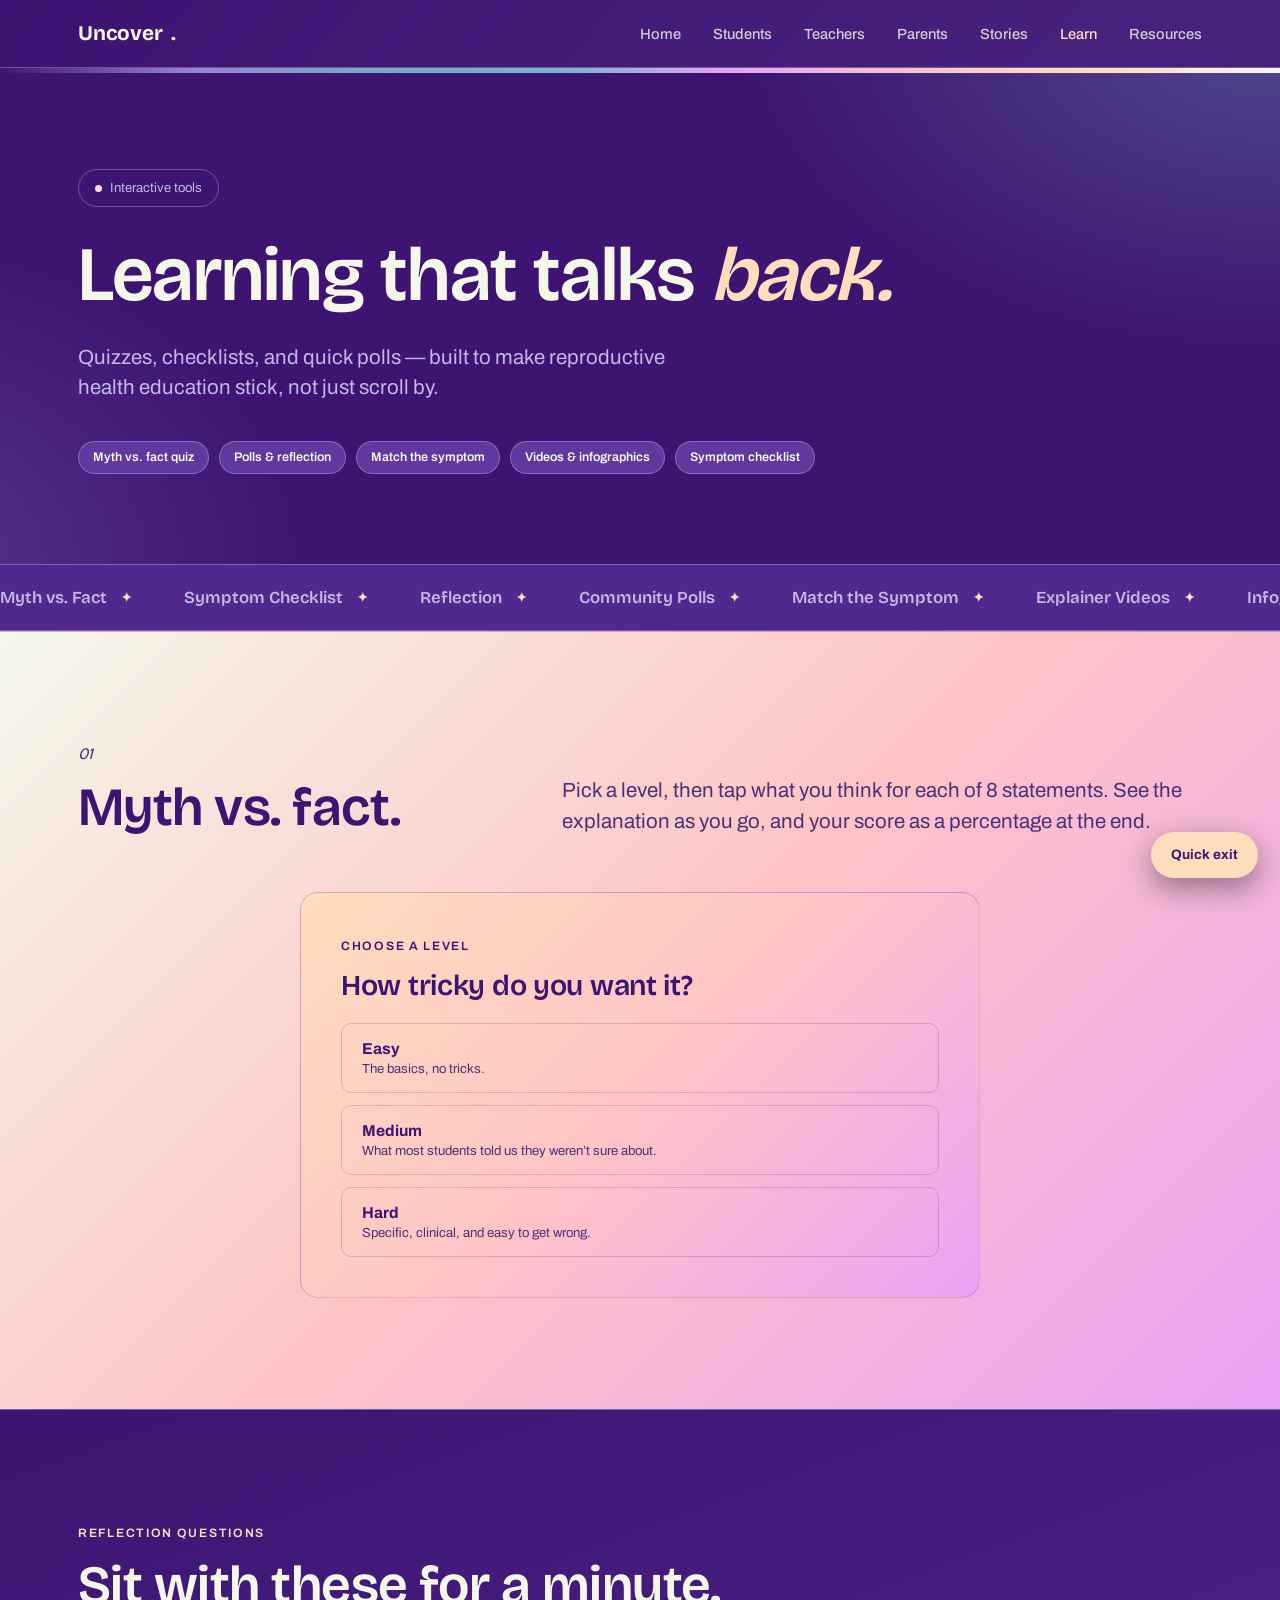
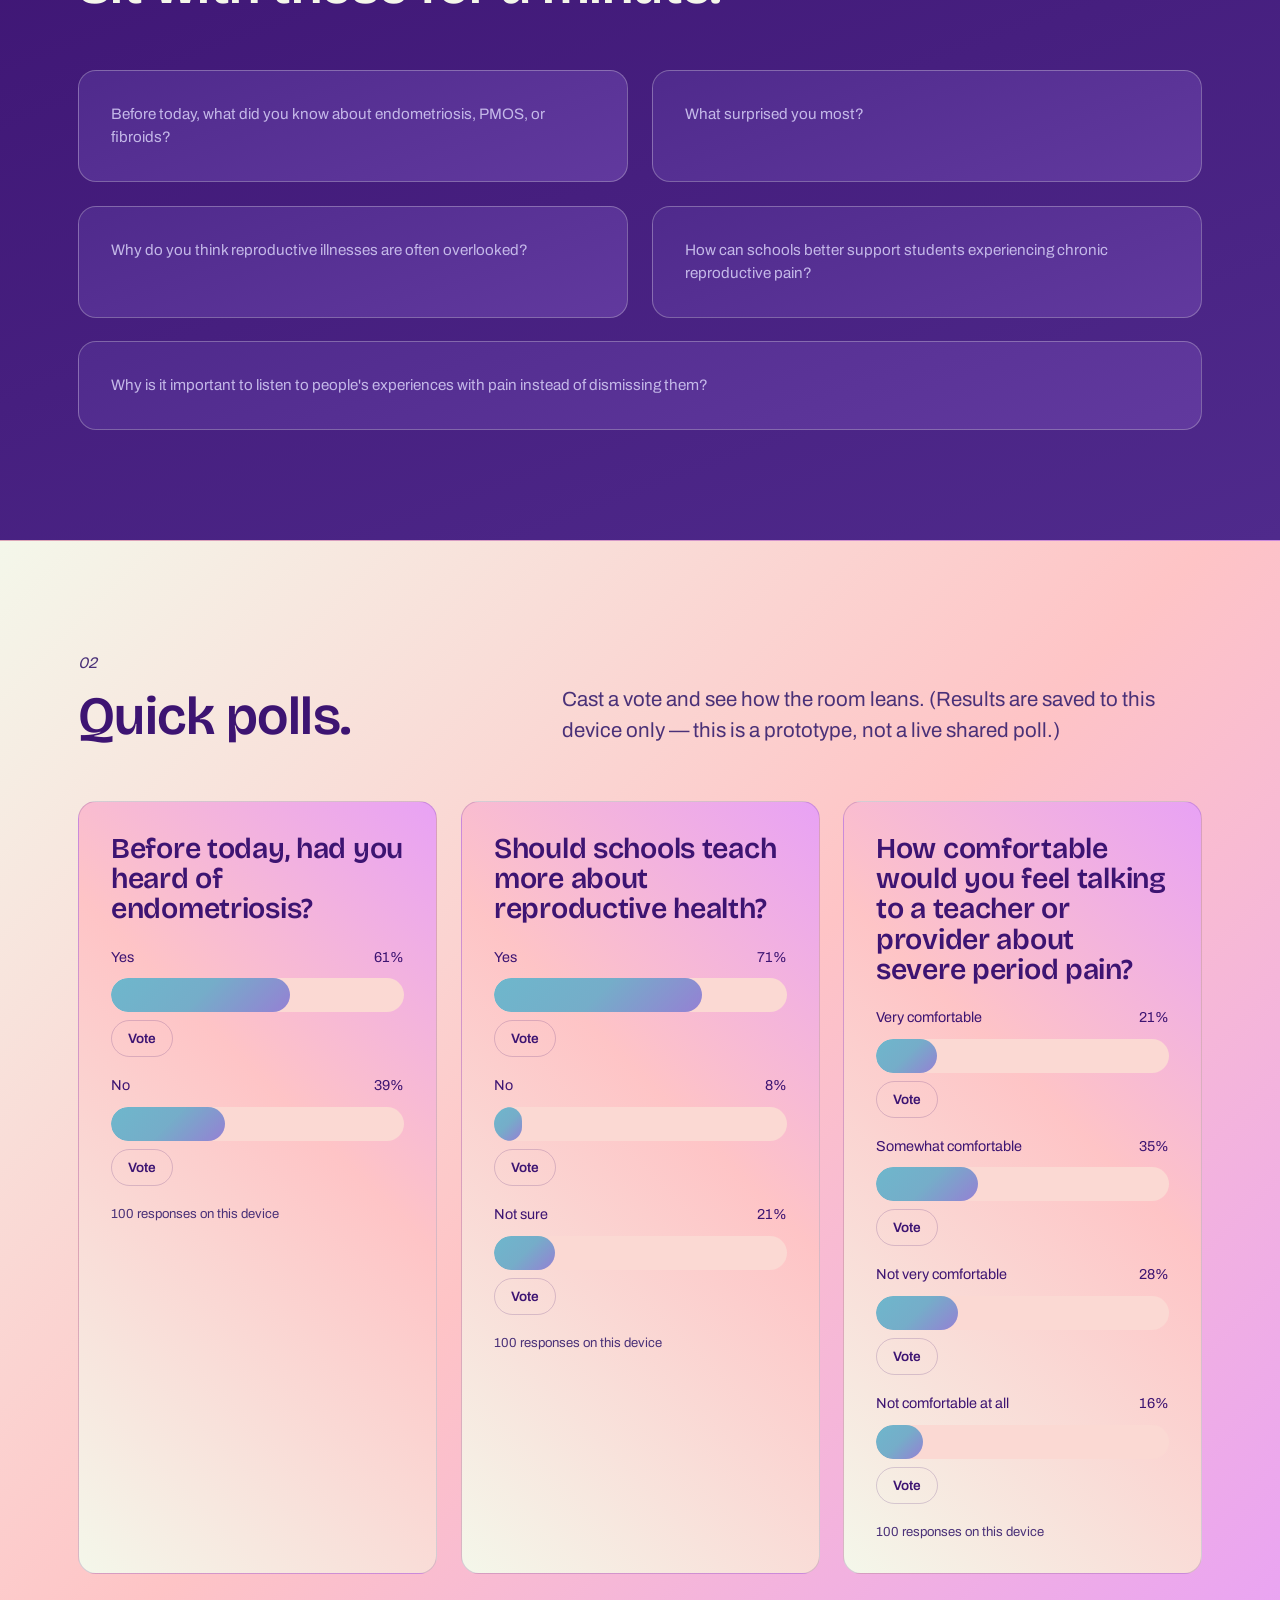
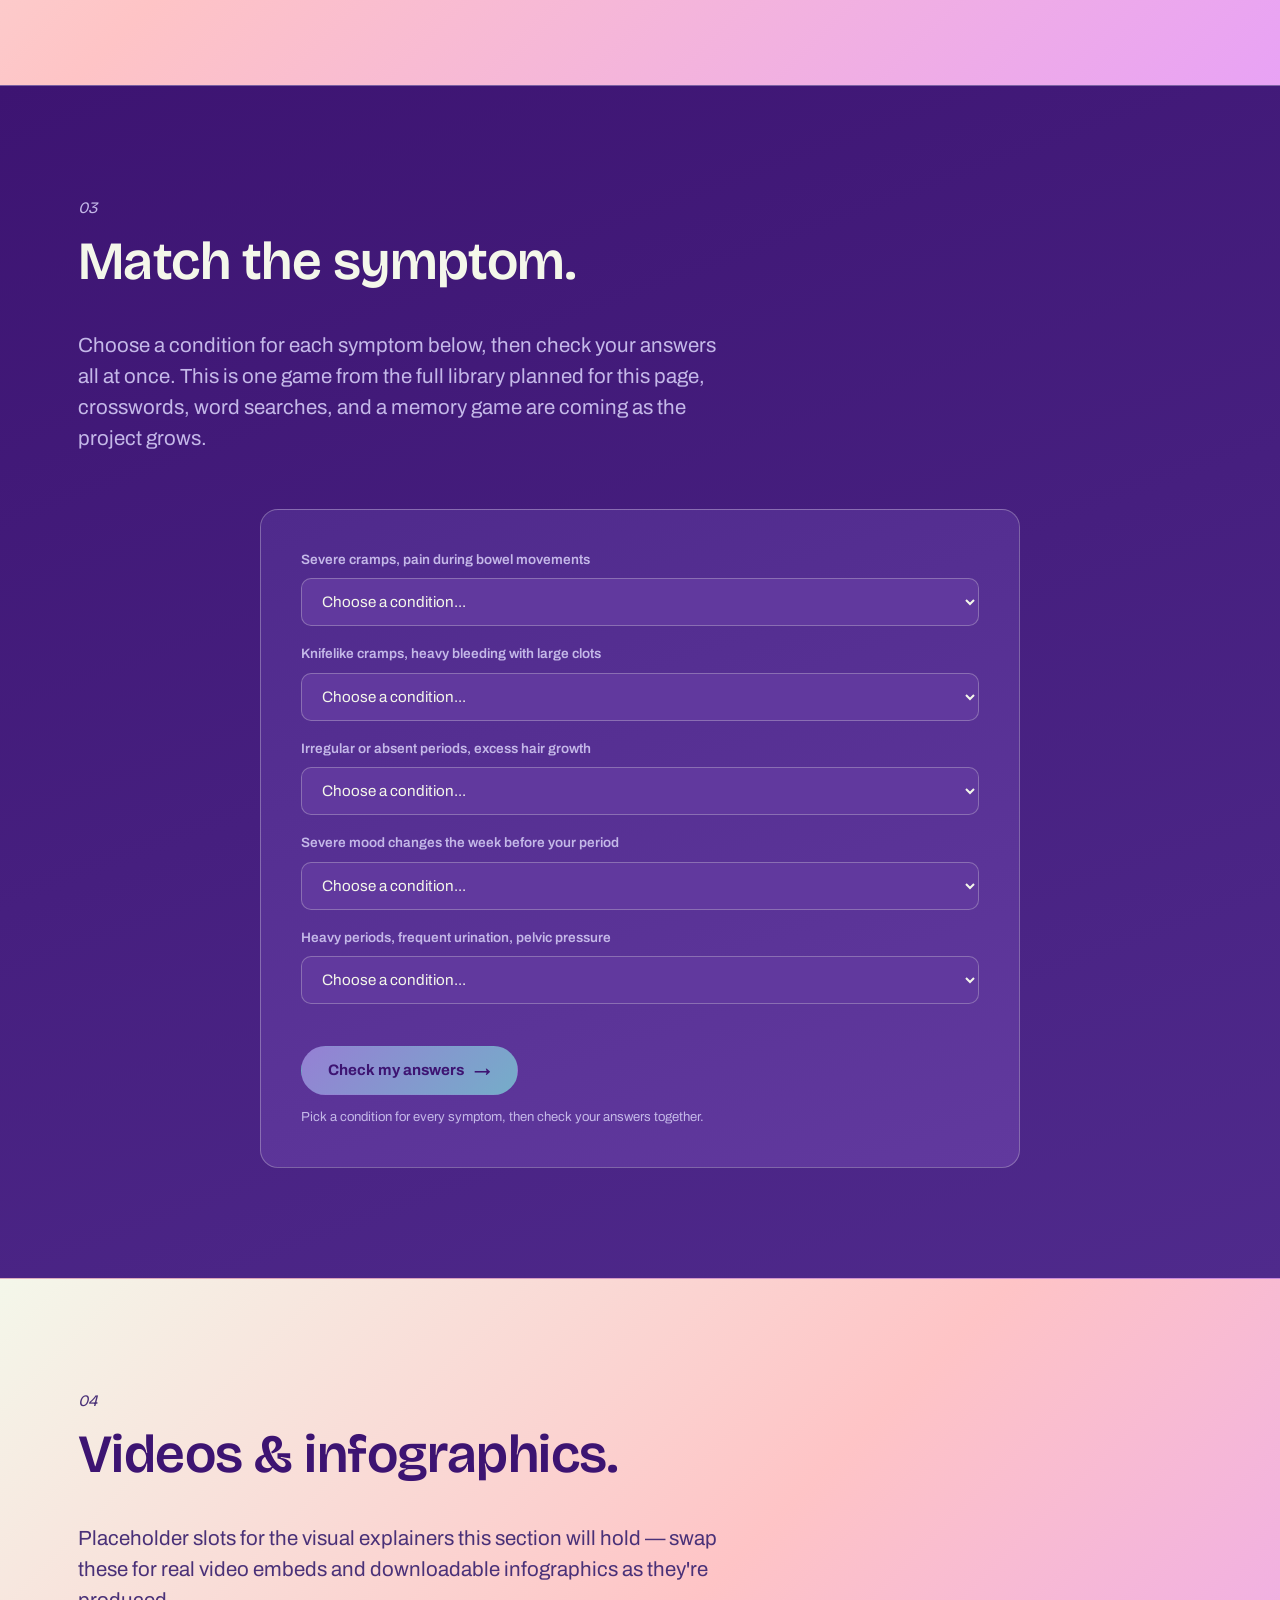
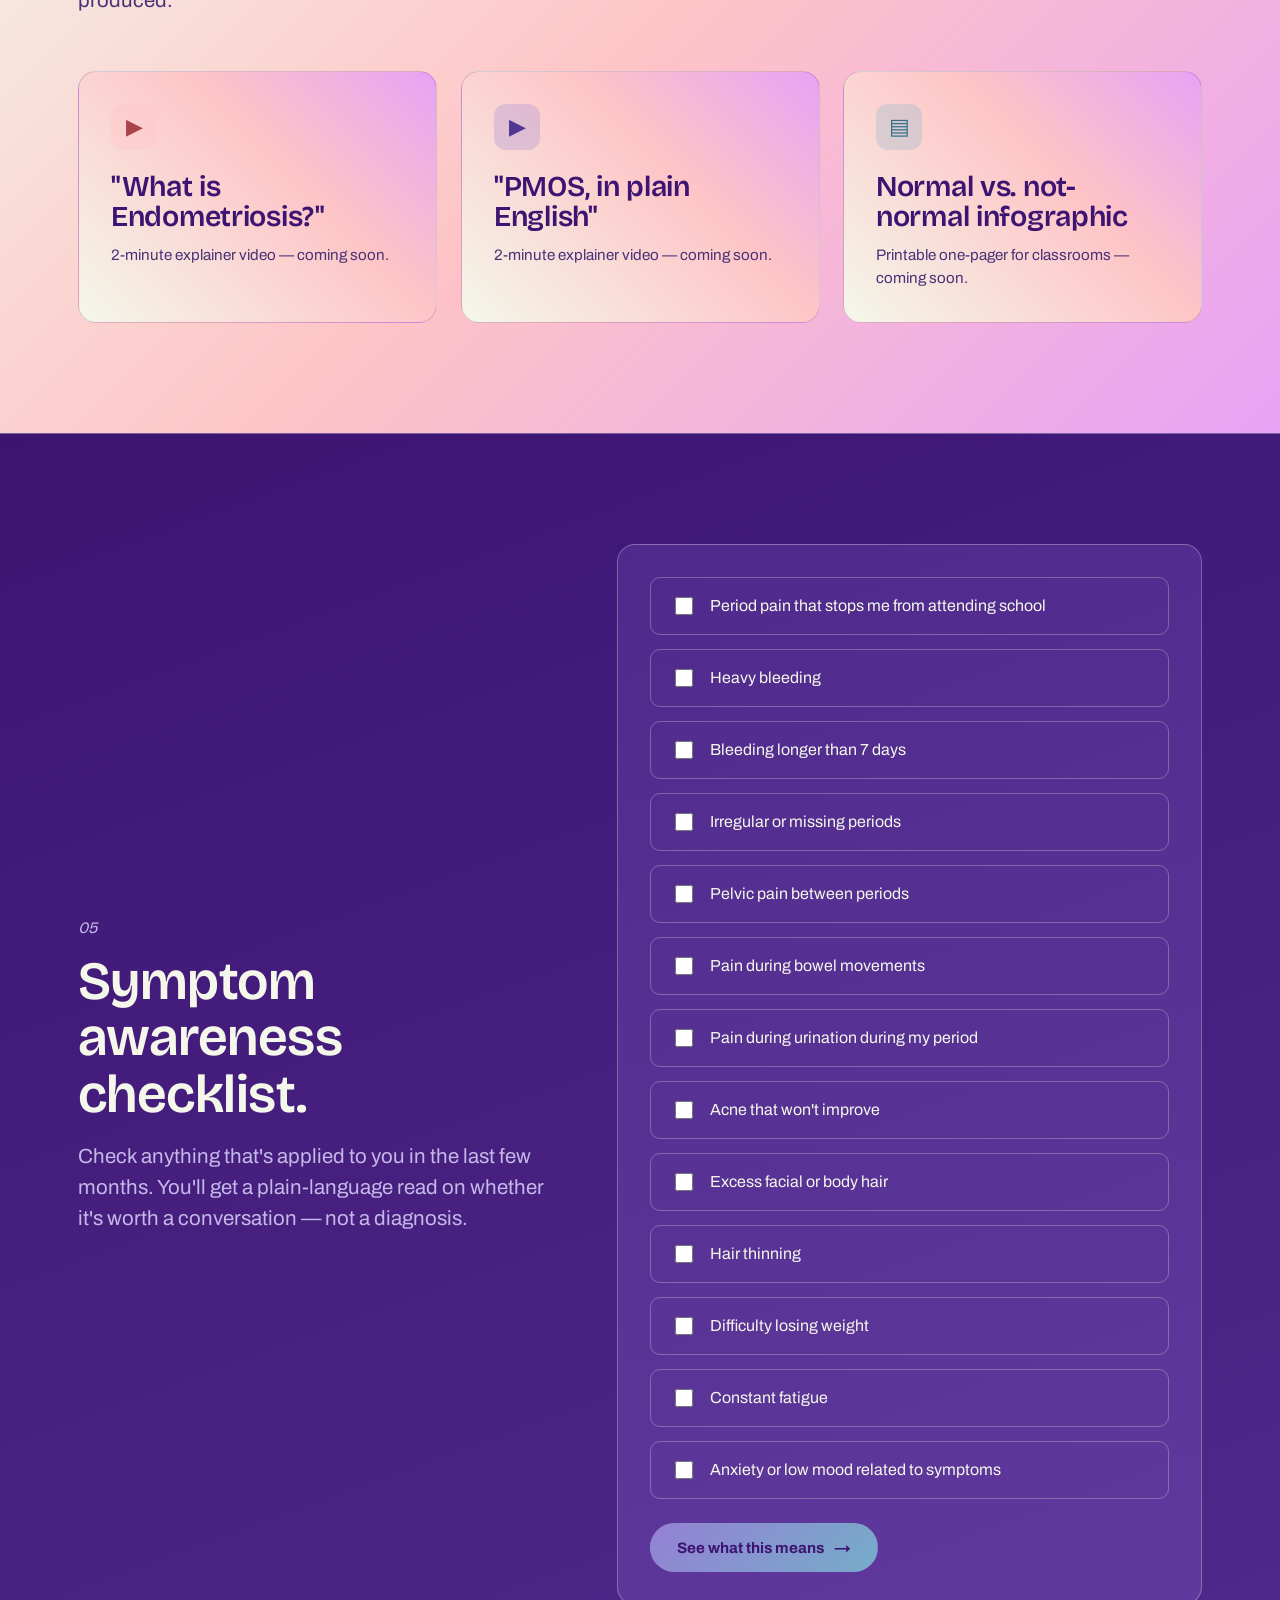
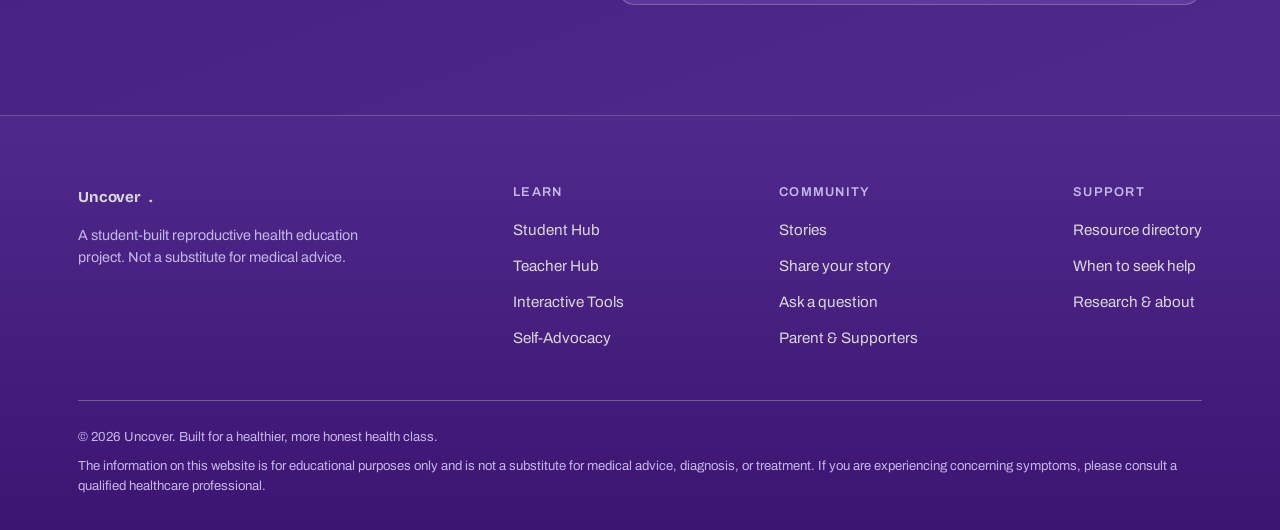
<file: learn.html>
<!doctype html>
<html lang="en">
<head>
<meta charset="UTF-8">
<meta name="viewport" content="width=device-width, initial-scale=1.0">
<title>Interactive Learning Tools — Uncover</title>
<meta name="description" content="Myth-vs-fact quizzes, a self-scoring symptom checklist, and reflection polls on reproductive health.">
<link rel="stylesheet" href="css/style.css">
</head>
<body>

<nav class="nav">
  <div class="wrap">
    <a href="index.html" class="logo">Uncover<span class="dot">.</span></a>
    <div class="nav-links">
      <a href="index.html">Home</a>
      <a href="students.html">Students</a>
      <a href="teachers.html">Teachers</a>
      <a href="parents.html">Parents</a>
      <a href="stories.html">Stories</a>
      <a href="learn.html" class="active">Learn</a>
      <a href="resources.html">Resources</a>
    </div>
    <button class="nav-toggle" aria-label="Toggle menu">☰</button>
  </div>
</nav>
<div class="ombre-bar"></div>

<header class="hero">
<div class="wrap">
  <div class="hero-tag"><span class="pip"></span> Interactive tools</div>
  <h1>Learning that talks <em>back.</em></h1>
  <p class="lede">Quizzes, checklists, and quick polls — built to make reproductive health education stick, not just scroll by.</p>
  <div class="pill-row" style="margin-top:34px;">
    <a href="#quiz" class="pill">Myth vs. fact quiz</a>
    <a href="#polls" class="pill">Polls & reflection</a>
    <a href="#game" class="pill">Match the symptom</a>
    <a href="#media" class="pill">Videos & infographics</a>
    <a href="#checklist" class="pill">Symptom checklist</a>
  </div>
</div>
</header>

<div class="marquee">
  <div class="marquee-track">
    <span>Myth vs. Fact</span><span>Symptom Checklist</span><span>Reflection</span><span>Community Polls</span><span>Match the Symptom</span><span>Explainer Videos</span><span>Infographics</span>
    <span>Myth vs. Fact</span><span>Symptom Checklist</span><span>Reflection</span><span>Community Polls</span><span>Match the Symptom</span><span>Explainer Videos</span><span>Infographics</span>
  </div>
</div>

<!-- QUIZ -->
<section class="section light" id="quiz">
  <div class="wrap">
    <div class="section-head">
      <div>
        <span class="num">01</span>
        <h2 style="margin-top:14px;">Myth vs. fact.</h2>
      </div>
      <p class="lede">Pick a level, then tap what you think for each of 8 statements. See the explanation as you go, and your score as a percentage at the end.</p>
    </div>
    <div class="quiz-card" id="quiz-app" style="max-width:680px; margin:0 auto;"></div>
  </div>
</section>

<script>
  window.QUIZ_DATA = {
    easy: [
      {
        statement: "Periods are a normal, healthy part of many people's lives.",
        options: ["Myth", "Fact"],
        answer: 1,
        explanation: "Fact. Having a period is a normal part of reproductive health for many people."
      },
      {
        statement: "Only adults get reproductive health conditions.",
        options: ["Myth", "Fact"],
        answer: 0,
        explanation: "Myth. Many reproductive health conditions begin during the teenage years."
      },
      {
        statement: "It's okay to ask a school nurse or doctor questions about your body.",
        options: ["Myth", "Fact"],
        answer: 1,
        explanation: "Fact. No question about your own body is too small or embarrassing to ask a trusted adult or provider."
      },
      {
        statement: "Reproductive illnesses like endometriosis are contagious.",
        options: ["Myth", "Fact"],
        answer: 0,
        explanation: "Myth. Endometriosis and similar conditions aren't caused by germs and can't spread between people."
      },
      {
        statement: "Rest and a heating pad can help with mild period cramps.",
        options: ["Myth", "Fact"],
        answer: 1,
        explanation: "Fact. Heat and rest are common, simple ways to ease mild cramping."
      },
      {
        statement: "Every person's period looks and feels exactly the same.",
        options: ["Myth", "Fact"],
        answer: 0,
        explanation: "Myth. Periods vary a lot from person to person, and cycle to cycle."
      },
      {
        statement: "Teachers and school nurses can help if you're in pain at school.",
        options: ["Myth", "Fact"],
        answer: 1,
        explanation: "Fact. School staff are there to help, and a private conversation is always an option."
      },
      {
        statement: "You should never tell a trusted adult if something feels wrong with your body.",
        options: ["Myth", "Fact"],
        answer: 0,
        explanation: "Myth. Telling a trusted adult is exactly the right move if something feels off."
      }
    ],
    medium: [
      {
        statement: "Severe period pain that makes you miss school is normal.",
        options: ["Myth", "Fact"],
        answer: 0,
        explanation: "Myth. Pain that disrupts your daily life isn't something to just tolerate, it's worth mentioning to a doctor or nurse."
      },
      {
        statement: "Teenagers can develop endometriosis.",
        options: ["Myth", "Fact"],
        answer: 1,
        explanation: "Fact. Symptoms often begin in adolescence, sometimes soon after a first period."
      },
      {
        statement: "PCOS only affects fertility.",
        options: ["Myth", "Fact"],
        answer: 0,
        explanation: "Myth. PCOS can also affect hormones, weight, skin, insulin resistance, and mental health."
      },
      {
        statement: "Fibroids are cancerous tumors.",
        options: ["Myth", "Fact"],
        answer: 0,
        explanation: "Myth. They are non-cancerous growths."
      },
      {
        statement: "Not everyone with endometriosis has the same symptoms.",
        options: ["Myth", "Fact"],
        answer: 1,
        explanation: "Fact. Endometriosis looks different for different people, there's no single required symptom."
      },
      {
        statement: "Heavy bleeding that lasts more than seven days should be discussed with a healthcare provider.",
        options: ["Myth", "Fact"],
        answer: 1,
        explanation: "Fact. Period bleeding lasting longer than seven days is a sign worth bringing to a doctor."
      },
      {
        statement: "Only adults get reproductive health conditions.",
        options: ["Myth", "Fact"],
        answer: 0,
        explanation: "Myth. Many conditions begin during adolescence."
      },
      {
        statement: "Black and racialized girls are more likely to experience delayed diagnosis because of systemic barriers in healthcare.",
        options: ["Myth", "Fact"],
        answer: 1,
        explanation: "Fact. Research has shown that systemic racism, gender bias, and ageism can contribute to delayed diagnosis and treatment."
      }
    ],
    hard: [
      {
        statement: "Laparoscopy is currently the only way to confirm an endometriosis diagnosis with full certainty.",
        options: ["Myth", "Fact"],
        answer: 1,
        explanation: "Fact. Imaging and symptoms can point strongly toward endometriosis, but laparoscopic surgery is the only fully certain diagnostic method."
      },
      {
        statement: "Hormonal birth control is a cure for endometriosis.",
        options: ["Myth", "Fact"],
        answer: 0,
        explanation: "Myth. Hormonal birth control can manage endometriosis symptoms, but it doesn't cure the underlying condition."
      },
      {
        statement: "Adenomyosis and endometriosis are the exact same condition.",
        options: ["Myth", "Fact"],
        answer: 0,
        explanation: "Myth. They're related but different: adenomyosis is tissue growing into the uterine muscle wall, while endometriosis grows outside the uterus."
      },
      {
        statement: "PMDD can be confirmed with a single blood test.",
        options: ["Myth", "Fact"],
        answer: 0,
        explanation: "Myth. PMDD is diagnosed by tracking symptoms across several menstrual cycles, not a single test."
      },
      {
        statement: "A hysterectomy can effectively cure adenomyosis.",
        options: ["Myth", "Fact"],
        answer: 1,
        explanation: "Fact. Because adenomyosis is confined to the uterus, removing the uterus resolves it, unlike endometriosis, which can exist outside the uterus."
      },
      {
        statement: "A hysterectomy is a guaranteed cure for endometriosis.",
        options: ["Myth", "Fact"],
        answer: 0,
        explanation: "Myth. Endometriosis tissue can exist outside the uterus, so removing the uterus doesn't guarantee it's gone."
      },
      {
        statement: "GnRH agonists work by pausing ovulation and lowering estrogen levels.",
        options: ["Myth", "Fact"],
        answer: 1,
        explanation: "Fact. This class of medication temporarily lowers estrogen, which can help slow the growth of endometriosis tissue."
      },
      {
        statement: "Collecting race-based healthcare data has no real effect on how quickly patients get diagnosed.",
        options: ["Myth", "Fact"],
        answer: 0,
        explanation: "Myth. Research suggests that a lack of race-based data helps hide diagnostic gaps, better data collection is linked to identifying and closing them."
      }
    ]
  };
</script>



<!-- REFLECTION -->
<section class="section">
  <div class="wrap">
    <div class="section-head">
      <div>
        <span class="eyebrow">Reflection questions</span>
        <h2 style="margin-top:14px;">Sit with these for a minute.</h2>
      </div>
    </div>
    <div class="grid grid-2">
      <div class="card"><p>Before today, what did you know about endometriosis, PMOS, or fibroids?</p></div>
      <div class="card"><p>What surprised you most?</p></div>
      <div class="card"><p>Why do you think reproductive illnesses are often overlooked?</p></div>
      <div class="card"><p>How can schools better support students experiencing chronic reproductive pain?</p></div>
      <div class="card" style="grid-column:1/-1;"><p>Why is it important to listen to people's experiences with pain instead of dismissing them?</p></div>
    </div>
  </div>
</section>

<!-- POLLS -->
<section class="section light" id="polls">
  <div class="wrap">
    <div class="section-head">
      <div>
        <span class="num">02</span>
        <h2 style="margin-top:14px;">Quick polls.</h2>
      </div>
      <p class="lede">Cast a vote and see how the room leans. (Results are saved to this device only — this is a prototype, not a live shared poll.)</p>
    </div>
    <div class="grid grid-3">
      <div class="card" data-poll="heard" data-seed="[61,39]">
        <h3>Before today, had you heard of endometriosis?</h3>
        <div style="margin-top:22px;">
          <div class="poll-option">
            <div class="poll-label"><span>Yes</span><span class="poll-pct">0%</span></div>
            <div class="poll-bar-track"><div class="poll-bar-fill"></div></div>
            <button class="btn poll-vote">Vote</button>
          </div>
          <div class="poll-option">
            <div class="poll-label"><span>No</span><span class="poll-pct">0%</span></div>
            <div class="poll-bar-track"><div class="poll-bar-fill"></div></div>
            <button class="btn poll-vote">Vote</button>
          </div>
        </div>
        <span class="poll-total"></span>
      </div>
      <div class="card" data-poll="teach-more" data-seed="[71,8,21]">
        <h3>Should schools teach more about reproductive health?</h3>
        <div style="margin-top:22px;">
          <div class="poll-option">
            <div class="poll-label"><span>Yes</span><span class="poll-pct">0%</span></div>
            <div class="poll-bar-track"><div class="poll-bar-fill"></div></div>
            <button class="btn poll-vote">Vote</button>
          </div>
          <div class="poll-option">
            <div class="poll-label"><span>No</span><span class="poll-pct">0%</span></div>
            <div class="poll-bar-track"><div class="poll-bar-fill"></div></div>
            <button class="btn poll-vote">Vote</button>
          </div>
          <div class="poll-option">
            <div class="poll-label"><span>Not sure</span><span class="poll-pct">0%</span></div>
            <div class="poll-bar-track"><div class="poll-bar-fill"></div></div>
            <button class="btn poll-vote">Vote</button>
          </div>
        </div>
        <span class="poll-total"></span>
      </div>
      <div class="card" data-poll="confidence" data-seed="[21,35,28,16]">
        <h3>How comfortable would you feel talking to a teacher or provider about severe period pain?</h3>
        <div style="margin-top:22px;">
          <div class="poll-option">
            <div class="poll-label"><span>Very comfortable</span><span class="poll-pct">0%</span></div>
            <div class="poll-bar-track"><div class="poll-bar-fill"></div></div>
            <button class="btn poll-vote">Vote</button>
          </div>
          <div class="poll-option">
            <div class="poll-label"><span>Somewhat comfortable</span><span class="poll-pct">0%</span></div>
            <div class="poll-bar-track"><div class="poll-bar-fill"></div></div>
            <button class="btn poll-vote">Vote</button>
          </div>
          <div class="poll-option">
            <div class="poll-label"><span>Not very comfortable</span><span class="poll-pct">0%</span></div>
            <div class="poll-bar-track"><div class="poll-bar-fill"></div></div>
            <button class="btn poll-vote">Vote</button>
          </div>
          <div class="poll-option">
            <div class="poll-label"><span>Not comfortable at all</span><span class="poll-pct">0%</span></div>
            <div class="poll-bar-track"><div class="poll-bar-fill"></div></div>
            <button class="btn poll-vote">Vote</button>
          </div>
        </div>
        <span class="poll-total"></span>
      </div>
    </div>
  </div>
</section>

<!-- MATCH THE SYMPTOM GAME -->
<section class="section" id="game">
  <div class="wrap">
    <div class="section-head">
      <div>
        <span class="num">03</span>
        <h2 style="margin-top:14px;">Match the symptom.</h2>
      </div>
      <p class="lede">Choose a condition for each symptom below, then check your answers all at once. This is one game from the full library planned for this page, crosswords, word searches, and a memory game are coming as the project grows.</p>
    </div>
    <div class="quiz-card" id="match-game" style="max-width:760px; margin:0 auto;"></div>
  </div>
</section>

<!-- VIDEOS & INFOGRAPHICS -->
<section class="section light" id="media">
  <div class="wrap">
    <div class="section-head">
      <div>
        <span class="num">04</span>
        <h2 style="margin-top:14px;">Videos & infographics.</h2>
      </div>
      <p class="lede">Placeholder slots for the visual explainers this section will hold — swap these for real video embeds and downloadable infographics as they're produced.</p>
    </div>
    <div class="grid grid-3">
      <div class="card">
        <div class="icon tint-pink" style="font-size:1.4rem;">▶</div>
        <h3>"What is Endometriosis?"</h3>
        <p>2-minute explainer video — coming soon.</p>
      </div>
      <div class="card">
        <div class="icon tint-purple" style="font-size:1.4rem;">▶</div>
        <h3>"PMOS, in plain English"</h3>
        <p>2-minute explainer video — coming soon.</p>
      </div>
      <div class="card">
        <div class="icon tint-sky" style="font-size:1.4rem;">▤</div>
        <h3>Normal vs. not-normal infographic</h3>
        <p>Printable one-pager for classrooms — coming soon.</p>
      </div>
    </div>
  </div>
</section>

<!-- CHECKLIST -->
<section class="section" id="checklist">
  <div class="wrap two-col">
    <div>
      <span class="num">05</span>
      <h2 style="margin-top:14px;">Symptom awareness checklist.</h2>
      <p class="lede" style="margin-top:18px;">Check anything that's applied to you in the last few months. You'll get a plain-language read on whether it's worth a conversation — not a diagnosis.</p>
    </div>
    <form class="card" id="score-checklist">
      <div class="checklist">
        <label class="check-row"><input type="checkbox"> Period pain that stops me from attending school</label>
        <label class="check-row"><input type="checkbox"> Heavy bleeding</label>
        <label class="check-row"><input type="checkbox"> Bleeding longer than 7 days</label>
        <label class="check-row"><input type="checkbox"> Irregular or missing periods</label>
        <label class="check-row"><input type="checkbox"> Pelvic pain between periods</label>
        <label class="check-row"><input type="checkbox"> Pain during bowel movements</label>
        <label class="check-row"><input type="checkbox"> Pain during urination during my period</label>
        <label class="check-row"><input type="checkbox"> Acne that won't improve</label>
        <label class="check-row"><input type="checkbox"> Excess facial or body hair</label>
        <label class="check-row"><input type="checkbox"> Hair thinning</label>
        <label class="check-row"><input type="checkbox"> Difficulty losing weight</label>
        <label class="check-row"><input type="checkbox"> Constant fatigue</label>
        <label class="check-row"><input type="checkbox"> Anxiety or low mood related to symptoms</label>
      </div>
      <button type="submit" class="btn btn-primary" style="margin-top:24px;">See what this means <span class="btn-arrow">→</span></button>
      <div class="score-result" id="score-result"></div>
    </form>
  </div>
</section>

<footer>
  <div class="wrap">
    <div class="foot-top">
      <div class="foot-col" style="max-width:280px;">
        <a href="index.html" class="logo">Uncover<span class="dot">.</span></a>
        <p class="muted" style="margin-top:16px; font-size:0.9rem;">A student-built reproductive health education project. Not a substitute for medical advice.</p>
      </div>
      <div class="foot-col">
        <h4>Learn</h4>
        <ul>
          <li><a href="students.html">Student Hub</a></li>
          <li><a href="teachers.html">Teacher Hub</a></li>
          <li><a href="learn.html">Interactive Tools</a></li>
          <li><a href="advocacy.html">Self-Advocacy</a></li>
        </ul>
      </div>
      <div class="foot-col">
        <h4>Community</h4>
        <ul>
          <li><a href="stories.html">Stories</a></li>
          <li><a href="stories.html#share">Share your story</a></li>
          <li><a href="students.html#ask">Ask a question</a></li>
          <li><a href="parents.html">Parent & Supporters</a></li>
        </ul>
      </div>
      <div class="foot-col">
        <h4>Support</h4>
        <ul>
          <li><a href="resources.html">Resource directory</a></li>
          <li><a href="resources.html#help">When to seek help</a></li>
          <li><a href="research.html">Research & about</a></li>
        </ul>
      </div>
    </div>
    <div class="foot-bottom" style="flex-direction:column; align-items:flex-start; gap:10px;">
      <span>© <span data-year></span> Uncover. Built for a healthier, more honest health class.</span>
      <span>The information on this website is for educational purposes only and is not a substitute for medical advice, diagnosis, or treatment. If you are experiencing concerning symptoms, please consult a qualified healthcare professional.</span>
    </div>
  </div>
</footer>

<a href="#" class="exit-btn" data-quick-exit>Quick exit</a>

<script src="js/main.js"></script>
<script src="js/motion.js"></script>
<script src="js/quiz.js"></script>
<script src="js/checklist.js"></script>
<script src="js/polls.js"></script>
<script src="js/matchgame.js"></script>
</body>
</html>
</file>
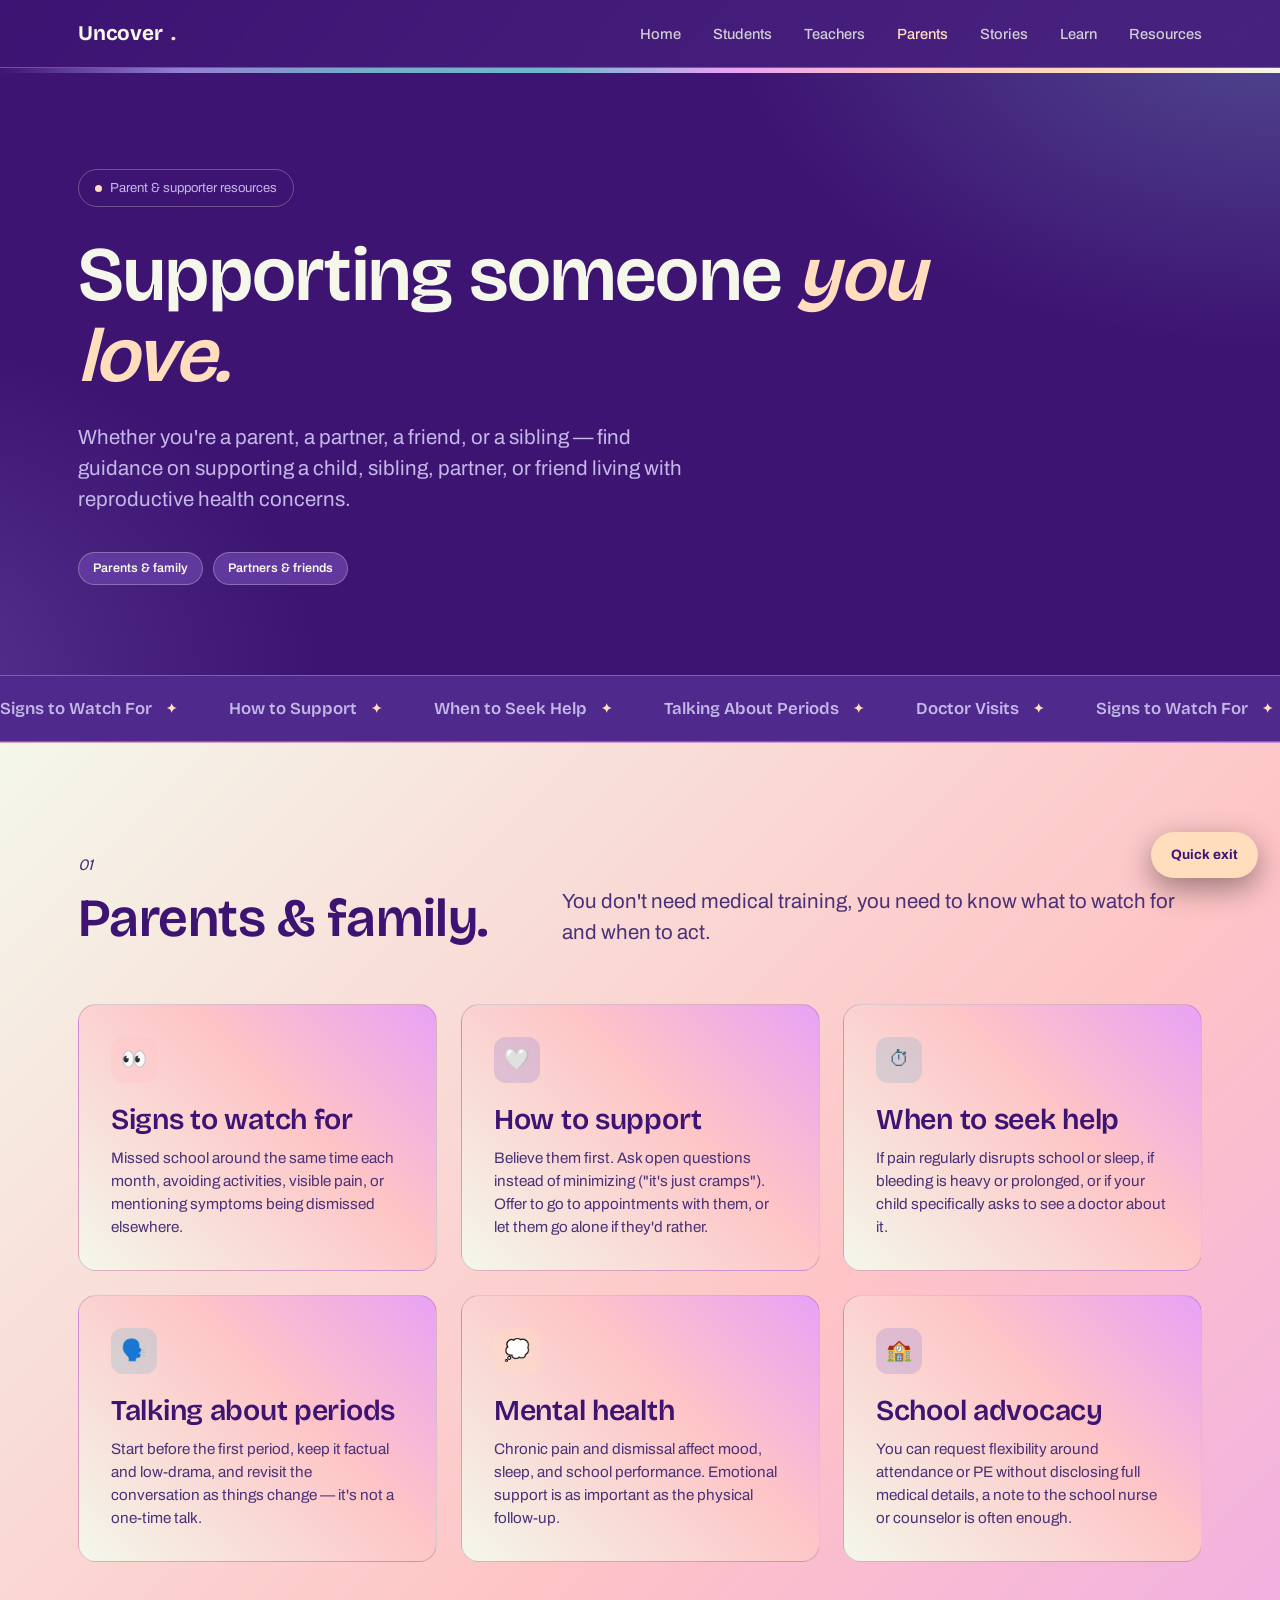
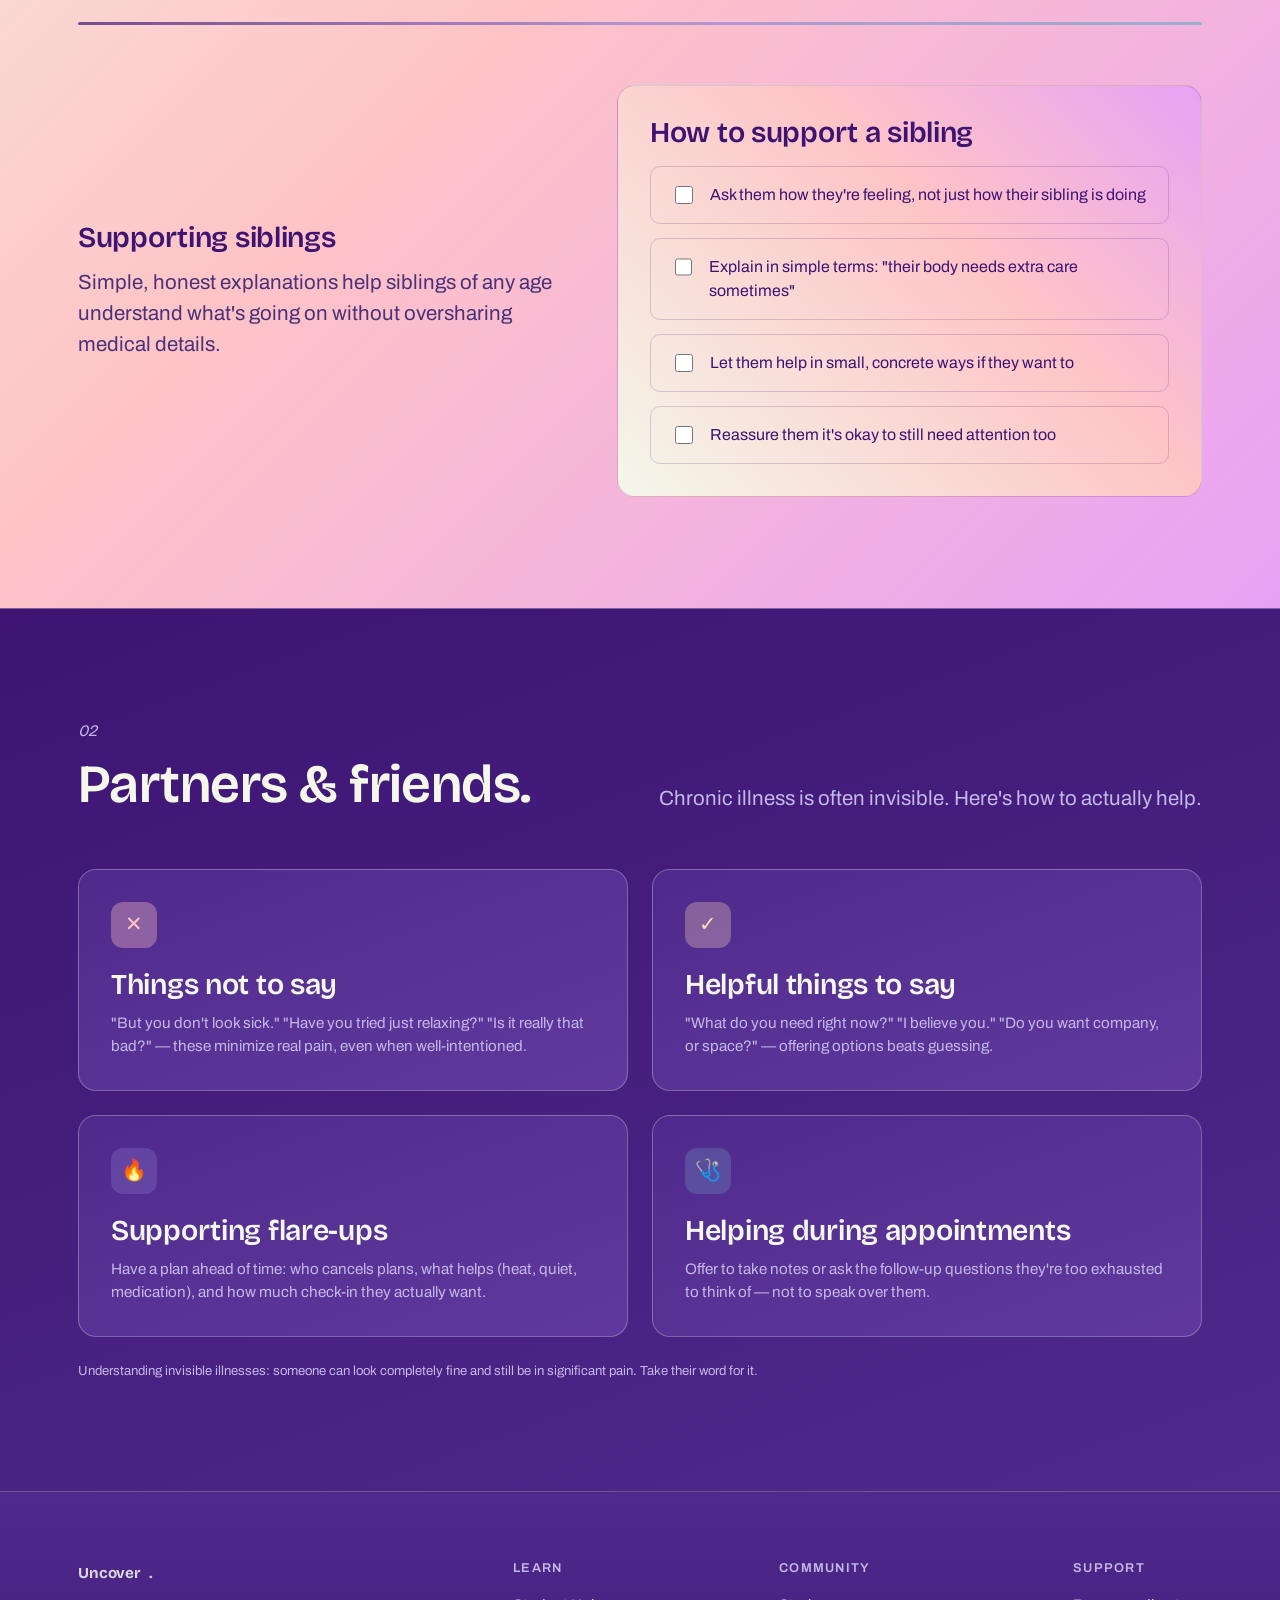
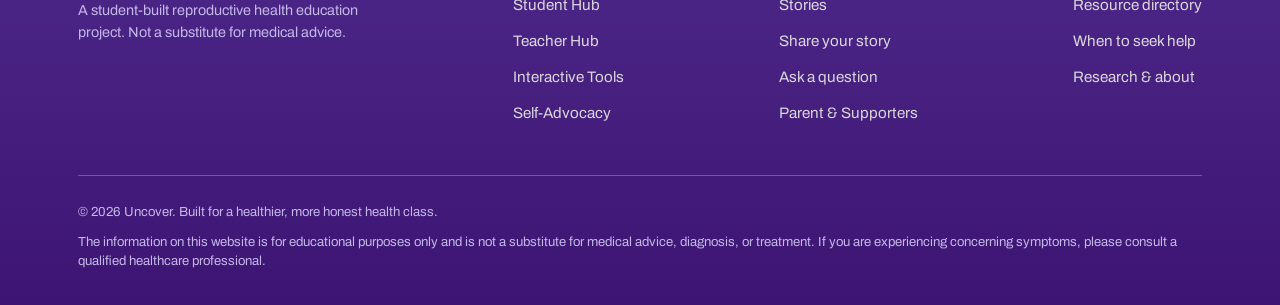
<file: parents.html>
<!doctype html>
<html lang="en">
<head>
<meta charset="UTF-8">
<meta name="viewport" content="width=device-width, initial-scale=1.0">
<title>Parent & Supporter Resources — Uncover</title>
<meta name="description" content="Guidance for parents, partners, friends, and siblings supporting someone with a reproductive illness.">
<link rel="stylesheet" href="css/style.css">
</head>
<body>

<nav class="nav">
  <div class="wrap">
    <a href="index.html" class="logo">Uncover<span class="dot">.</span></a>
    <div class="nav-links">
      <a href="index.html">Home</a>
      <a href="students.html">Students</a>
      <a href="teachers.html">Teachers</a>
      <a href="parents.html" class="active">Parents</a>
      <a href="stories.html">Stories</a>
      <a href="learn.html">Learn</a>
      <a href="resources.html">Resources</a>
    </div>
    <button class="nav-toggle" aria-label="Toggle menu">☰</button>
  </div>
</nav>
<div class="ombre-bar"></div>

<header class="hero">
<div class="wrap">
  <div class="hero-tag"><span class="pip"></span> Parent & supporter resources</div>
  <h1>Supporting someone <em>you love.</em></h1>
  <p class="lede">Whether you're a parent, a partner, a friend, or a sibling — find guidance on supporting a child, sibling, partner, or friend living with reproductive health concerns.</p>
  <div class="pill-row" style="margin-top:34px;">
    <a href="#parents" class="pill">Parents & family</a>
    <a href="#partners" class="pill">Partners & friends</a>
  </div>
</div>
</header>

<div class="marquee">
  <div class="marquee-track">
    <span>Signs to Watch For</span><span>How to Support</span><span>When to Seek Help</span><span>Talking About Periods</span><span>Doctor Visits</span>
    <span>Signs to Watch For</span><span>How to Support</span><span>When to Seek Help</span><span>Talking About Periods</span><span>Doctor Visits</span>
  </div>
</div>

<!-- PARENTS & FAMILY -->
<section class="section light" id="parents">
  <div class="wrap">
    <div class="section-head">
      <div>
        <span class="num">01</span>
        <h2 style="margin-top:14px;">Parents & family.</h2>
      </div>
      <p class="lede">You don't need medical training, you need to know what to watch for and when to act.</p>
    </div>
    <div class="grid grid-3">
      <div class="card">
        <div class="icon tint-pink">👀</div>
        <h3>Signs to watch for</h3>
        <p>Missed school around the same time each month, avoiding activities, visible pain, or mentioning symptoms being dismissed elsewhere.</p>
      </div>
      <div class="card">
        <div class="icon tint-purple">🤍</div>
        <h3>How to support</h3>
        <p>Believe them first. Ask open questions instead of minimizing ("it's just cramps"). Offer to go to appointments with them, or let them go alone if they'd rather.</p>
      </div>
      <div class="card">
        <div class="icon tint-sky">⏱</div>
        <h3>When to seek help</h3>
        <p>If pain regularly disrupts school or sleep, if bleeding is heavy or prolonged, or if your child specifically asks to see a doctor about it.</p>
      </div>
      <div class="card">
        <div class="icon tint-orange">🗣️</div>
        <h3>Talking about periods</h3>
        <p>Start before the first period, keep it factual and low-drama, and revisit the conversation as things change — it's not a one-time talk.</p>
      </div>
      <div class="card">
        <div class="icon tint-lime">💭</div>
        <h3>Mental health</h3>
        <p>Chronic pain and dismissal affect mood, sleep, and school performance. Emotional support is as important as the physical follow-up.</p>
      </div>
      <div class="card">
        <div class="icon tint-purple">🏫</div>
        <h3>School advocacy</h3>
        <p>You can request flexibility around attendance or PE without disclosing full medical details, a note to the school nurse or counselor is often enough.</p>
      </div>
    </div>

    <div class="divider"></div>

    <div class="two-col">
      <div>
        <h3>Supporting siblings</h3>
        <p class="lede" style="margin-top:14px;">Simple, honest explanations help siblings of any age understand what's going on without oversharing medical details.</p>
      </div>
      <div class="card">
        <h3>How to support a sibling</h3>
        <ul class="checklist" style="margin-top:18px;">
          <li class="check-row"><input type="checkbox" id="s1"><label for="s1">Ask them how they're feeling, not just how their sibling is doing</label></li>
          <li class="check-row"><input type="checkbox" id="s2"><label for="s2">Explain in simple terms: "their body needs extra care sometimes"</label></li>
          <li class="check-row"><input type="checkbox" id="s3"><label for="s3">Let them help in small, concrete ways if they want to</label></li>
          <li class="check-row"><input type="checkbox" id="s4"><label for="s4">Reassure them it's okay to still need attention too</label></li>
        </ul>
      </div>
    </div>
  </div>
</section>

<!-- PARTNERS & FRIENDS -->
<section class="section" id="partners">
  <div class="wrap">
    <div class="section-head">
      <div>
        <span class="num">02</span>
        <h2 style="margin-top:14px;">Partners & friends.</h2>
      </div>
      <p class="lede">Chronic illness is often invisible. Here's how to actually help.</p>
    </div>
    <div class="grid grid-2">
      <div class="card" data-modal>
        <div class="icon tint-pink">✕</div>
        <h3>Things not to say</h3>
        <p style="margin-top:12px;">"But you don't look sick." "Have you tried just relaxing?" "Is it really that bad?" — these minimize real pain, even when well-intentioned.</p>
      </div>
      <div class="card" data-modal>
        <div class="icon tint-lime">✓</div>
        <h3>Helpful things to say</h3>
        <p style="margin-top:12px;">"What do you need right now?" "I believe you." "Do you want company, or space?" — offering options beats guessing.</p>
      </div>
      <div class="card" data-modal>
        <div class="icon tint-purple">🔥</div>
        <h3>Supporting flare-ups</h3>
        <p style="margin-top:12px;">Have a plan ahead of time: who cancels plans, what helps (heat, quiet, medication), and how much check-in they actually want.</p>
      </div>
      <div class="card" data-modal>
        <div class="icon tint-sky">🩺</div>
        <h3>Helping during appointments</h3>
        <p style="margin-top:12px;">Offer to take notes or ask the follow-up questions they're too exhausted to think of — not to speak over them.</p>
      </div>
    </div>
    <p class="form-note" style="margin-top:24px;">Understanding invisible illnesses: someone can look completely fine and still be in significant pain. Take their word for it.</p>
  </div>
</section>

<footer>
  <div class="wrap">
    <div class="foot-top">
      <div class="foot-col" style="max-width:280px;">
        <a href="index.html" class="logo">Uncover<span class="dot">.</span></a>
        <p class="muted" style="margin-top:16px; font-size:0.9rem;">A student-built reproductive health education project. Not a substitute for medical advice.</p>
      </div>
      <div class="foot-col">
        <h4>Learn</h4>
        <ul>
          <li><a href="students.html">Student Hub</a></li>
          <li><a href="teachers.html">Teacher Hub</a></li>
          <li><a href="learn.html">Interactive Tools</a></li>
          <li><a href="advocacy.html">Self-Advocacy</a></li>
        </ul>
      </div>
      <div class="foot-col">
        <h4>Community</h4>
        <ul>
          <li><a href="stories.html">Stories</a></li>
          <li><a href="stories.html#share">Share your story</a></li>
          <li><a href="students.html#ask">Ask a question</a></li>
          <li><a href="parents.html">Parent & Supporters</a></li>
        </ul>
      </div>
      <div class="foot-col">
        <h4>Support</h4>
        <ul>
          <li><a href="resources.html">Resource directory</a></li>
          <li><a href="resources.html#help">When to seek help</a></li>
          <li><a href="research.html">Research & about</a></li>
        </ul>
      </div>
    </div>
    <div class="foot-bottom" style="flex-direction:column; align-items:flex-start; gap:10px;">
      <span>© <span data-year></span> Uncover. Built for a healthier, more honest health class.</span>
      <span>The information on this website is for educational purposes only and is not a substitute for medical advice, diagnosis, or treatment. If you are experiencing concerning symptoms, please consult a qualified healthcare professional.</span>
    </div>
  </div>
</footer>

<a href="#" class="exit-btn" data-quick-exit>Quick exit</a>

<script src="js/main.js"></script>
<script src="js/motion.js"></script>
<script src="js/cardmodal.js"></script>
</body>
</html>
</file>
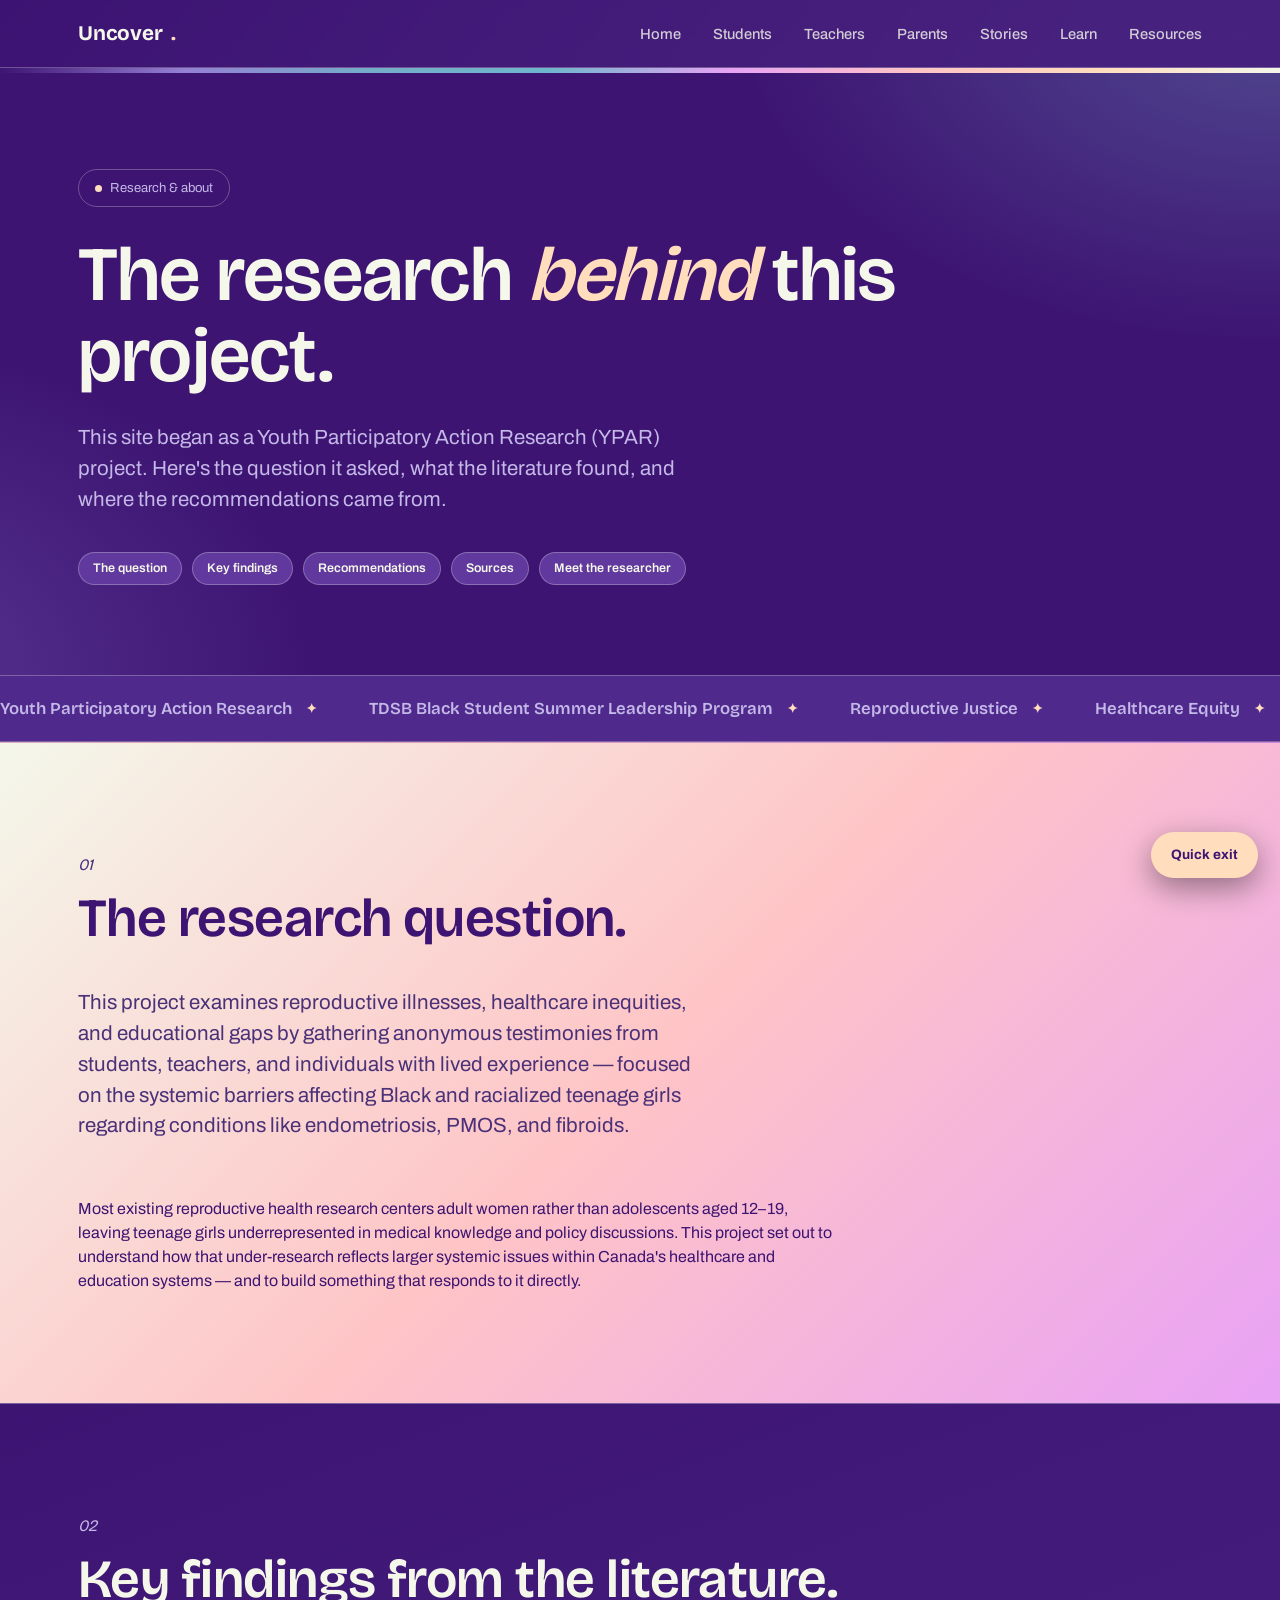
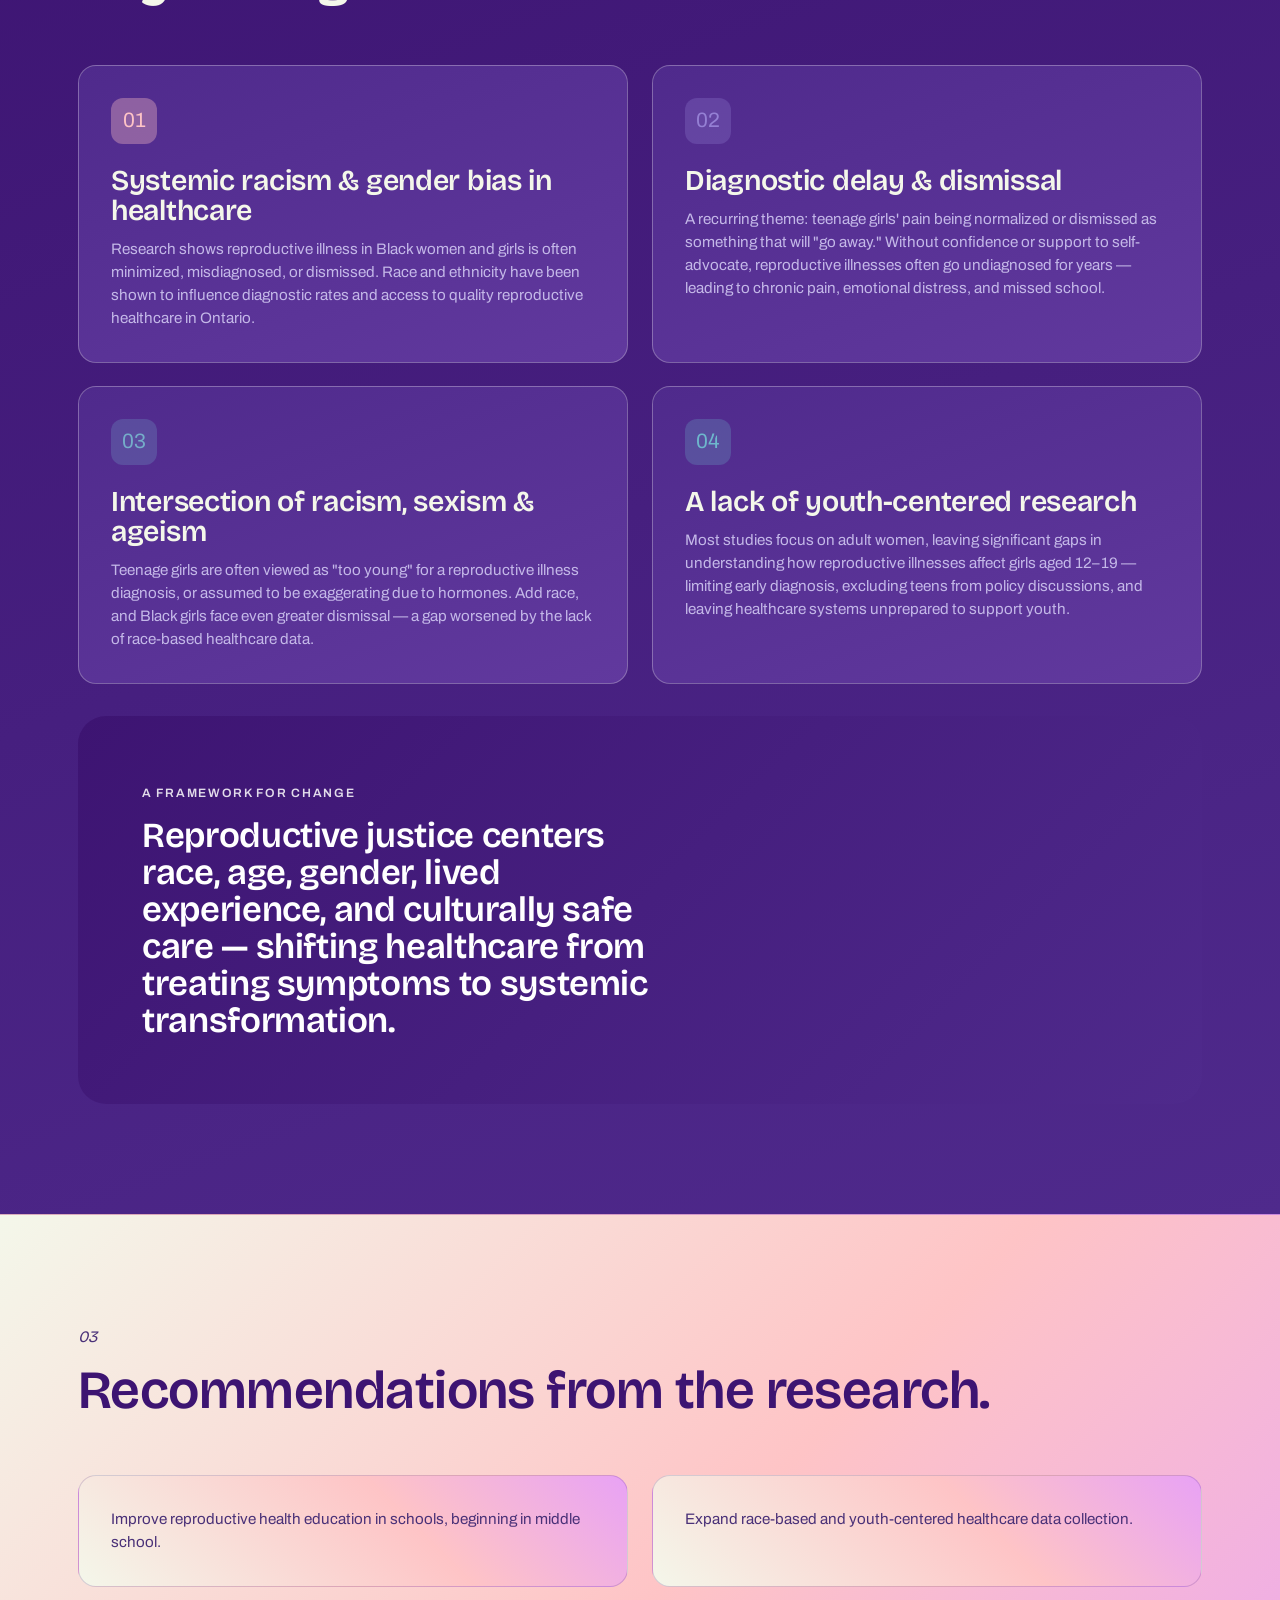
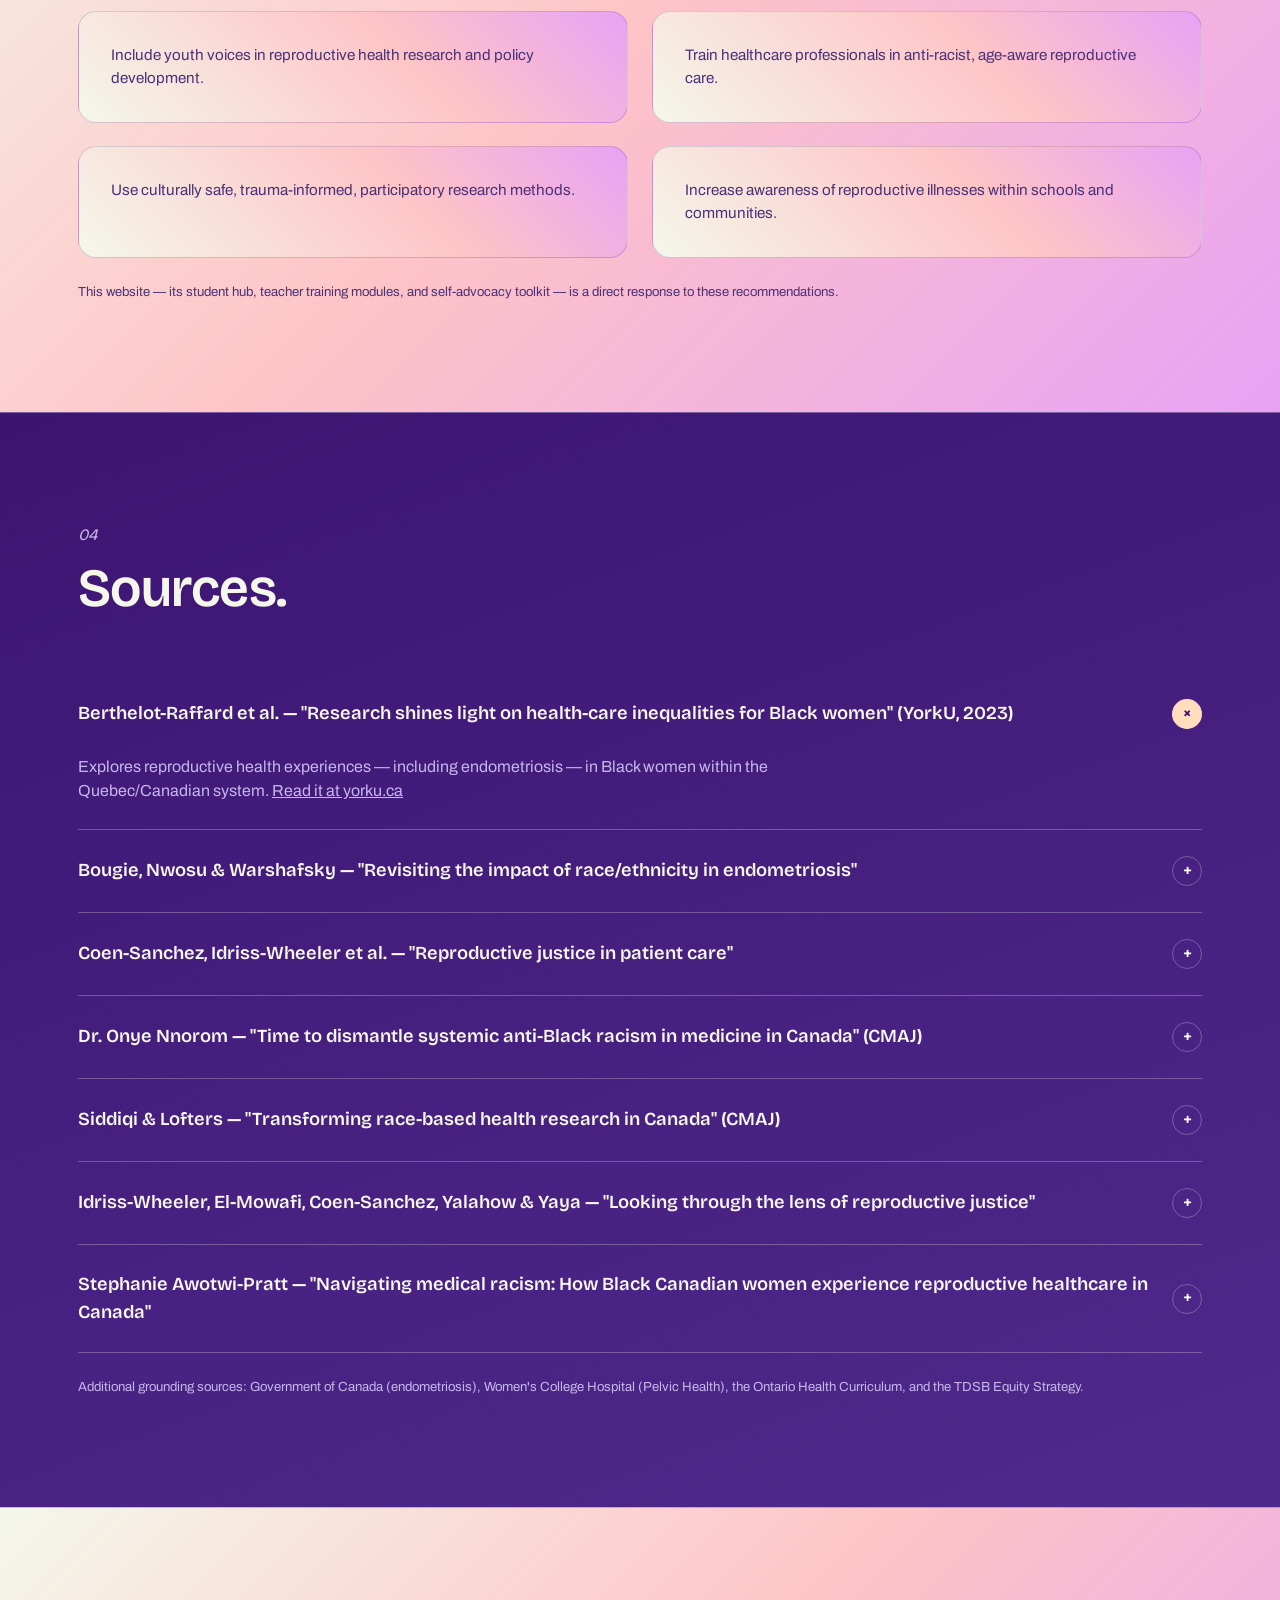
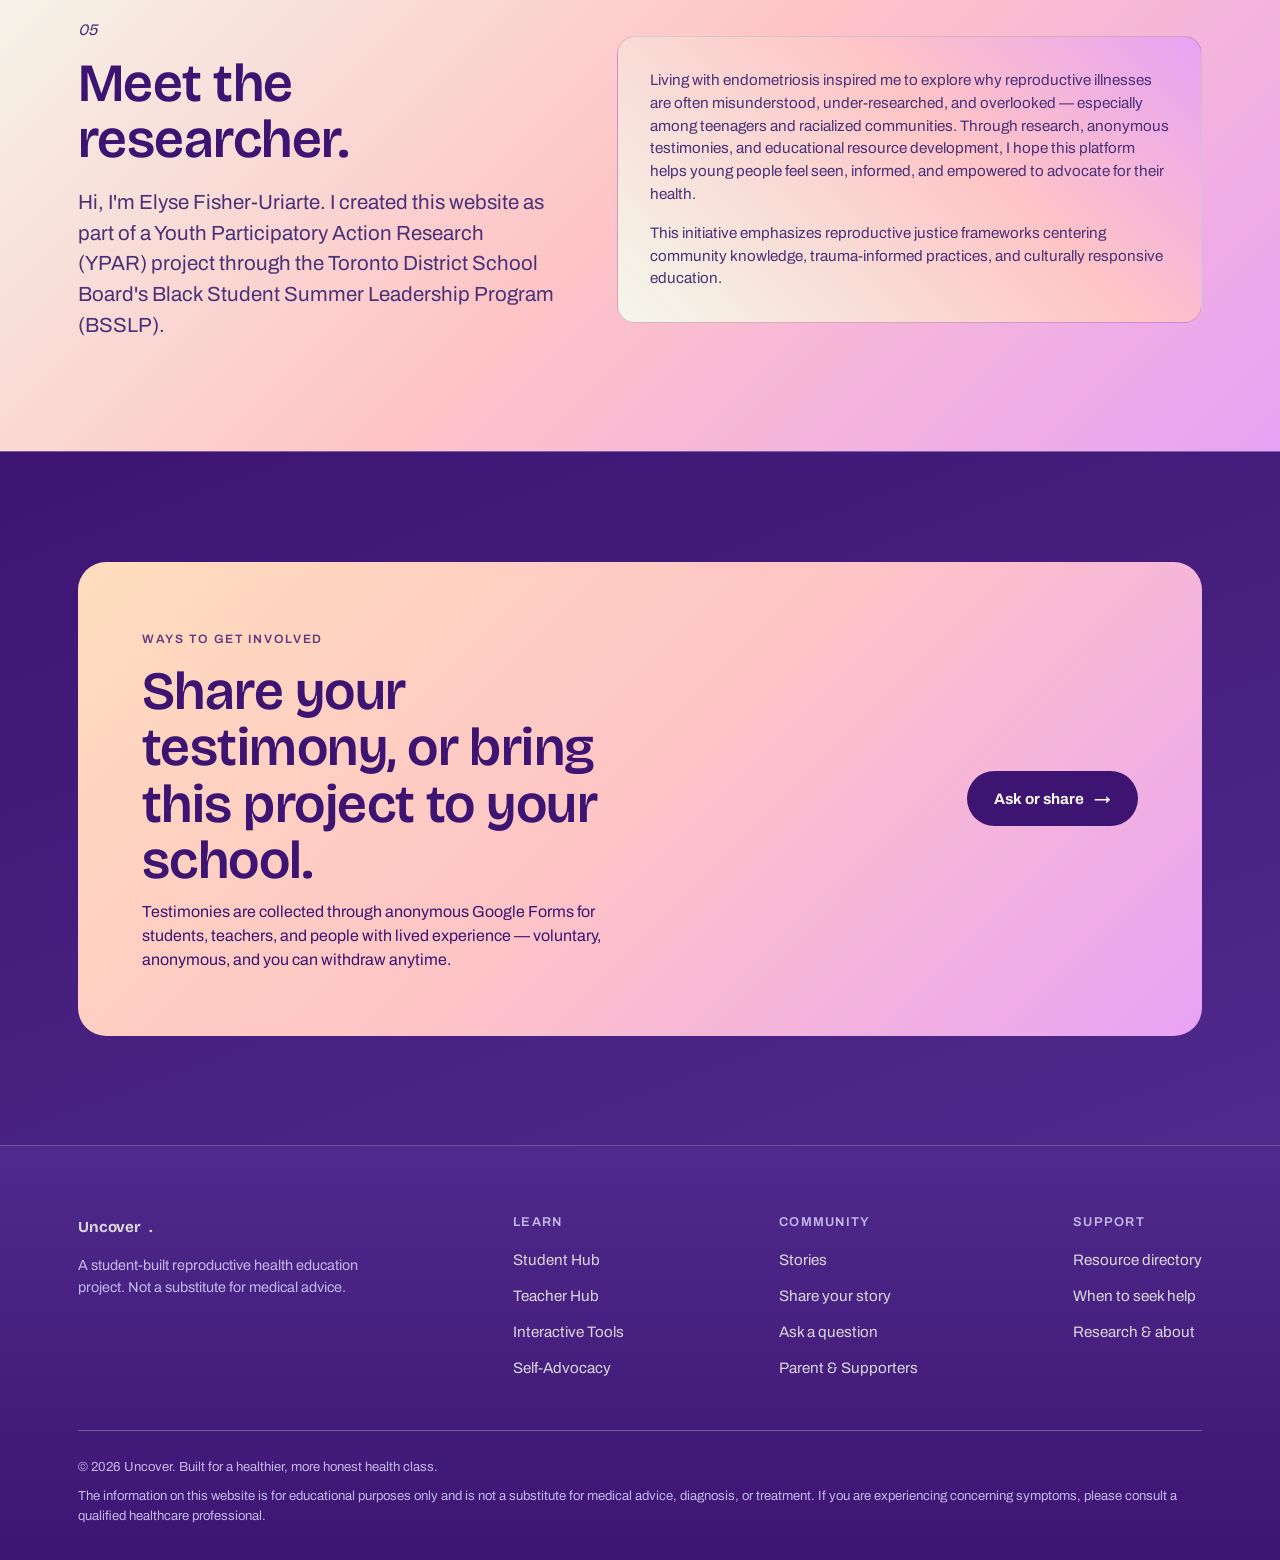
<file: research.html>
<!doctype html>
<html lang="en">
<head>
<meta charset="UTF-8">
<meta name="viewport" content="width=device-width, initial-scale=1.0">
<title>Research & About — Uncover</title>
<meta name="description" content="The research, findings, and sources behind this project, and the story of why it exists.">
<link rel="stylesheet" href="css/style.css">
</head>
<body>

<nav class="nav">
  <div class="wrap">
    <a href="index.html" class="logo">Uncover<span class="dot">.</span></a>
    <div class="nav-links">
      <a href="index.html">Home</a>
      <a href="students.html">Students</a>
      <a href="teachers.html">Teachers</a>
      <a href="parents.html">Parents</a>
      <a href="stories.html">Stories</a>
      <a href="learn.html">Learn</a>
      <a href="resources.html">Resources</a>
    </div>
    <button class="nav-toggle" aria-label="Toggle menu">☰</button>
  </div>
</nav>
<div class="ombre-bar"></div>

<header class="hero">
<div class="wrap">
  <div class="hero-tag"><span class="pip"></span> Research & about</div>
  <h1>The research <em>behind</em> this project.</h1>
  <p class="lede">This site began as a Youth Participatory Action Research (YPAR) project. Here's the question it asked, what the literature found, and where the recommendations came from.</p>
  <div class="pill-row" style="margin-top:34px;">
    <a href="#question" class="pill">The question</a>
    <a href="#findings" class="pill">Key findings</a>
    <a href="#recommendations" class="pill">Recommendations</a>
    <a href="#sources" class="pill">Sources</a>
    <a href="#researcher" class="pill">Meet the researcher</a>
  </div>
</div>
</header>

<div class="marquee">
  <div class="marquee-track">
    <span>Youth Participatory Action Research</span><span>TDSB Black Student Summer Leadership Program</span><span>Reproductive Justice</span><span>Healthcare Equity</span>
    <span>Youth Participatory Action Research</span><span>TDSB Black Student Summer Leadership Program</span><span>Reproductive Justice</span><span>Healthcare Equity</span>
  </div>
</div>

<!-- THE QUESTION -->
<section class="section light" id="question">
  <div class="wrap">
    <div class="section-head">
      <div>
        <span class="num">01</span>
        <h2 style="margin-top:14px;">The research question.</h2>
      </div>
      <p class="lede">This project examines reproductive illnesses, healthcare inequities, and educational gaps by gathering anonymous testimonies from students, teachers, and individuals with lived experience — focused on the systemic barriers affecting Black and racialized teenage girls regarding conditions like endometriosis, PMOS, and fibroids.</p>
    </div>
    <p style="max-width:760px;">Most existing reproductive health research centers adult women rather than adolescents aged 12–19, leaving teenage girls underrepresented in medical knowledge and policy discussions. This project set out to understand how that under-research reflects larger systemic issues within Canada's healthcare and education systems — and to build something that responds to it directly.</p>
  </div>
</section>

<!-- KEY FINDINGS -->
<section class="section" id="findings">
  <div class="wrap">
    <div class="section-head">
      <div>
        <span class="num">02</span>
        <h2 style="margin-top:14px;">Key findings from the literature.</h2>
      </div>
    </div>
    <div class="grid grid-2">
      <div class="card">
        <div class="icon tint-pink">01</div>
        <h3>Systemic racism & gender bias in healthcare</h3>
        <p>Research shows reproductive illness in Black women and girls is often minimized, misdiagnosed, or dismissed. Race and ethnicity have been shown to influence diagnostic rates and access to quality reproductive healthcare in Ontario.</p>
      </div>
      <div class="card">
        <div class="icon tint-purple">02</div>
        <h3>Diagnostic delay & dismissal</h3>
        <p>A recurring theme: teenage girls' pain being normalized or dismissed as something that will "go away." Without confidence or support to self-advocate, reproductive illnesses often go undiagnosed for years — leading to chronic pain, emotional distress, and missed school.</p>
      </div>
      <div class="card">
        <div class="icon tint-sky">03</div>
        <h3>Intersection of racism, sexism & ageism</h3>
        <p>Teenage girls are often viewed as "too young" for a reproductive illness diagnosis, or assumed to be exaggerating due to hormones. Add race, and Black girls face even greater dismissal — a gap worsened by the lack of race-based healthcare data.</p>
      </div>
      <div class="card">
        <div class="icon tint-orange">04</div>
        <h3>A lack of youth-centered research</h3>
        <p>Most studies focus on adult women, leaving significant gaps in understanding how reproductive illnesses affect girls aged 12–19 — limiting early diagnosis, excluding teens from policy discussions, and leaving healthcare systems unprepared to support youth.</p>
      </div>
    </div>
    <div class="banner" style="margin-top:32px;">
      <div>
        <span class="eyebrow" style="color:rgba(255,255,255,0.85);">A framework for change</span>
        <h2 style="margin-top:14px; color:#fff; font-size:clamp(1.6rem,3vw,2.2rem);">Reproductive justice centers race, age, gender, lived experience, and culturally safe care — shifting healthcare from treating symptoms to systemic transformation.</h2>
      </div>
    </div>
  </div>
</section>

<!-- RECOMMENDATIONS -->
<section class="section light" id="recommendations">
  <div class="wrap">
    <div class="section-head">
      <div>
        <span class="num">03</span>
        <h2 style="margin-top:14px;">Recommendations from the research.</h2>
      </div>
    </div>
    <div class="grid grid-2">
      <div class="card"><p>Improve reproductive health education in schools, beginning in middle school.</p></div>
      <div class="card"><p>Expand race-based and youth-centered healthcare data collection.</p></div>
      <div class="card"><p>Include youth voices in reproductive health research and policy development.</p></div>
      <div class="card"><p>Train healthcare professionals in anti-racist, age-aware reproductive care.</p></div>
      <div class="card"><p>Use culturally safe, trauma-informed, participatory research methods.</p></div>
      <div class="card"><p>Increase awareness of reproductive illnesses within schools and communities.</p></div>
    </div>
    <p class="form-note" style="margin-top:24px;">This website — its student hub, teacher training modules, and self-advocacy toolkit — is a direct response to these recommendations.</p>
  </div>
</section>

<!-- SOURCES -->
<section class="section" id="sources">
  <div class="wrap">
    <div class="section-head">
      <div>
        <span class="num">04</span>
        <h2 style="margin-top:14px;">Sources.</h2>
      </div>
    </div>
    <div class="accordion">
      <details class="accordion-item" open>
        <summary>Berthelot-Raffard et al. — "Research shines light on health-care inequalities for Black women" (YorkU, 2023)<span class="plus">+</span></summary>
        <div class="accordion-body">Explores reproductive health experiences — including endometriosis — in Black women within the Quebec/Canadian system. <a href="https://www.yorku.ca/yfile/2023/11/22/research-shines-light-on-health-care-inequalities-for-black-women/" target="_blank" rel="noopener" style="text-decoration:underline;">Read it at yorku.ca</a></div>
      </details>
      <details class="accordion-item">
        <summary>Bougie, Nwosu & Warshafsky — "Revisiting the impact of race/ethnicity in endometriosis"<span class="plus">+</span></summary>
        <div class="accordion-body">Reviews race-based bias in endometriosis diagnosis and care in Ontario. <a href="https://www.researchgate.net/publication/359348367_Revisiting_the_Impact_of_Raceethnicity_in_Endometriosis" target="_blank" rel="noopener" style="text-decoration:underline;">Read it at researchgate.net</a></div>
      </details>
      <details class="accordion-item">
        <summary>Coen-Sanchez, Idriss-Wheeler et al. — "Reproductive justice in patient care"<span class="plus">+</span></summary>
        <div class="accordion-body">Argues for a reproductive justice paradigm in Canada's sexual and reproductive health research. <a href="https://reproductive-health-journal.biomedcentral.com/articles/10.1186/s12978-021-01169-w" target="_blank" rel="noopener" style="text-decoration:underline;">Read it at biomedcentral.com</a></div>
      </details>
      <details class="accordion-item">
        <summary>Dr. Onye Nnorom — "Time to dismantle systemic anti-Black racism in medicine in Canada" (CMAJ)<span class="plus">+</span></summary>
        <div class="accordion-body">A critique of Canadian medical research structures, relevant to disparities in attention to women's health. <a href="https://www.cmaj.ca/content/193/2/E55" target="_blank" rel="noopener" style="text-decoration:underline;">Read it at cmaj.ca</a></div>
      </details>
      <details class="accordion-item">
        <summary>Siddiqi & Lofters — "Transforming race-based health research in Canada" (CMAJ)<span class="plus">+</span></summary>
        <div class="accordion-body">Argues for systemic changes to how race and intersectionality are integrated into public health studies. <a href="https://www.cmaj.ca/content/193/3/E101" target="_blank" rel="noopener" style="text-decoration:underline;">Read it at cmaj.ca</a></div>
      </details>
      <details class="accordion-item">
        <summary>Idriss-Wheeler, El-Mowafi, Coen-Sanchez, Yalahow & Yaya — "Looking through the lens of reproductive justice"<span class="plus">+</span></summary>
        <div class="accordion-body">Advocates centering reproductive justice — addressing racism, colonialism, and systemic inequities — in Canadian SRHR research. <a href="https://reproductive-health-journal.biomedcentral.com/articles/10.1186/s12978-021-01169-w" target="_blank" rel="noopener" style="text-decoration:underline;">Read it at biomedcentral.com</a></div>
      </details>
      <details class="accordion-item">
        <summary>Stephanie Awotwi-Pratt — "Navigating medical racism: How Black Canadian women experience reproductive healthcare in Canada"<span class="plus">+</span></summary>
        <div class="accordion-body">Explores lived experiences of Black Canadian women within the reproductive healthcare system, centering their voices to highlight medical racism.</div>
      </details>
    </div>
    <p class="form-note" style="margin-top:24px;">Additional grounding sources: Government of Canada (endometriosis), Women's College Hospital (Pelvic Health), the Ontario Health Curriculum, and the TDSB Equity Strategy.</p>
  </div>
</section>

<!-- MEET THE RESEARCHER -->
<section class="section light" id="researcher">
  <div class="wrap two-col">
    <div>
      <span class="num">05</span>
      <h2 style="margin-top:14px;">Meet the researcher.</h2>
      <p class="lede" style="margin-top:18px;">Hi, I'm Elyse Fisher-Uriarte. I created this website as part of a Youth Participatory Action Research (YPAR) project through the Toronto District School Board's Black Student Summer Leadership Program (BSSLP).</p>
    </div>
    <div class="card">
      <p>Living with endometriosis inspired me to explore why reproductive illnesses are often misunderstood, under-researched, and overlooked — especially among teenagers and racialized communities. Through research, anonymous testimonies, and educational resource development, I hope this platform helps young people feel seen, informed, and empowered to advocate for their health.</p>
      <p style="margin-top:16px; color:var(--muted);">This initiative emphasizes reproductive justice frameworks centering community knowledge, trauma-informed practices, and culturally responsive education.</p>
    </div>
  </div>
</section>

<!-- GET INVOLVED -->
<section class="section">
  <div class="wrap">
    <div class="banner lime">
      <div>
        <span class="eyebrow" style="color:var(--lime-ink); opacity:0.8;">Ways to get involved</span>
        <h2 style="margin-top:14px;">Share your testimony, or bring this project to your school.</h2>
        <p style="margin-top:10px; max-width:480px;">Testimonies are collected through anonymous Google Forms for students, teachers, and people with lived experience — voluntary, anonymous, and you can withdraw anytime.</p>
      </div>
      <a href="students.html#ask" class="btn btn-dark">Ask or share <span class="btn-arrow">→</span></a>
    </div>
  </div>
</section>

<footer>
  <div class="wrap">
    <div class="foot-top">
      <div class="foot-col" style="max-width:280px;">
        <a href="index.html" class="logo">Uncover<span class="dot">.</span></a>
        <p class="muted" style="margin-top:16px; font-size:0.9rem;">A student-built reproductive health education project. Not a substitute for medical advice.</p>
      </div>
      <div class="foot-col">
        <h4>Learn</h4>
        <ul>
          <li><a href="students.html">Student Hub</a></li>
          <li><a href="teachers.html">Teacher Hub</a></li>
          <li><a href="learn.html">Interactive Tools</a></li>
          <li><a href="advocacy.html">Self-Advocacy</a></li>
        </ul>
      </div>
      <div class="foot-col">
        <h4>Community</h4>
        <ul>
          <li><a href="stories.html">Stories</a></li>
          <li><a href="stories.html#share">Share your story</a></li>
          <li><a href="students.html#ask">Ask a question</a></li>
          <li><a href="parents.html">Parent & Supporters</a></li>
        </ul>
      </div>
      <div class="foot-col">
        <h4>Support</h4>
        <ul>
          <li><a href="resources.html">Resource directory</a></li>
          <li><a href="resources.html#help">When to seek help</a></li>
          <li><a href="research.html">Research & about</a></li>
        </ul>
      </div>
    </div>
    <div class="foot-bottom" style="flex-direction:column; align-items:flex-start; gap:10px;">
      <span>© <span data-year></span> Uncover. Built for a healthier, more honest health class.</span>
      <span>The information on this website is for educational purposes only and is not a substitute for medical advice, diagnosis, or treatment. If you are experiencing concerning symptoms, please consult a qualified healthcare professional.</span>
    </div>
  </div>
</footer>

<a href="#" class="exit-btn" data-quick-exit>Quick exit</a>

<script src="js/main.js"></script>
<script src="js/motion.js"></script>
</body>
</html>
</file>
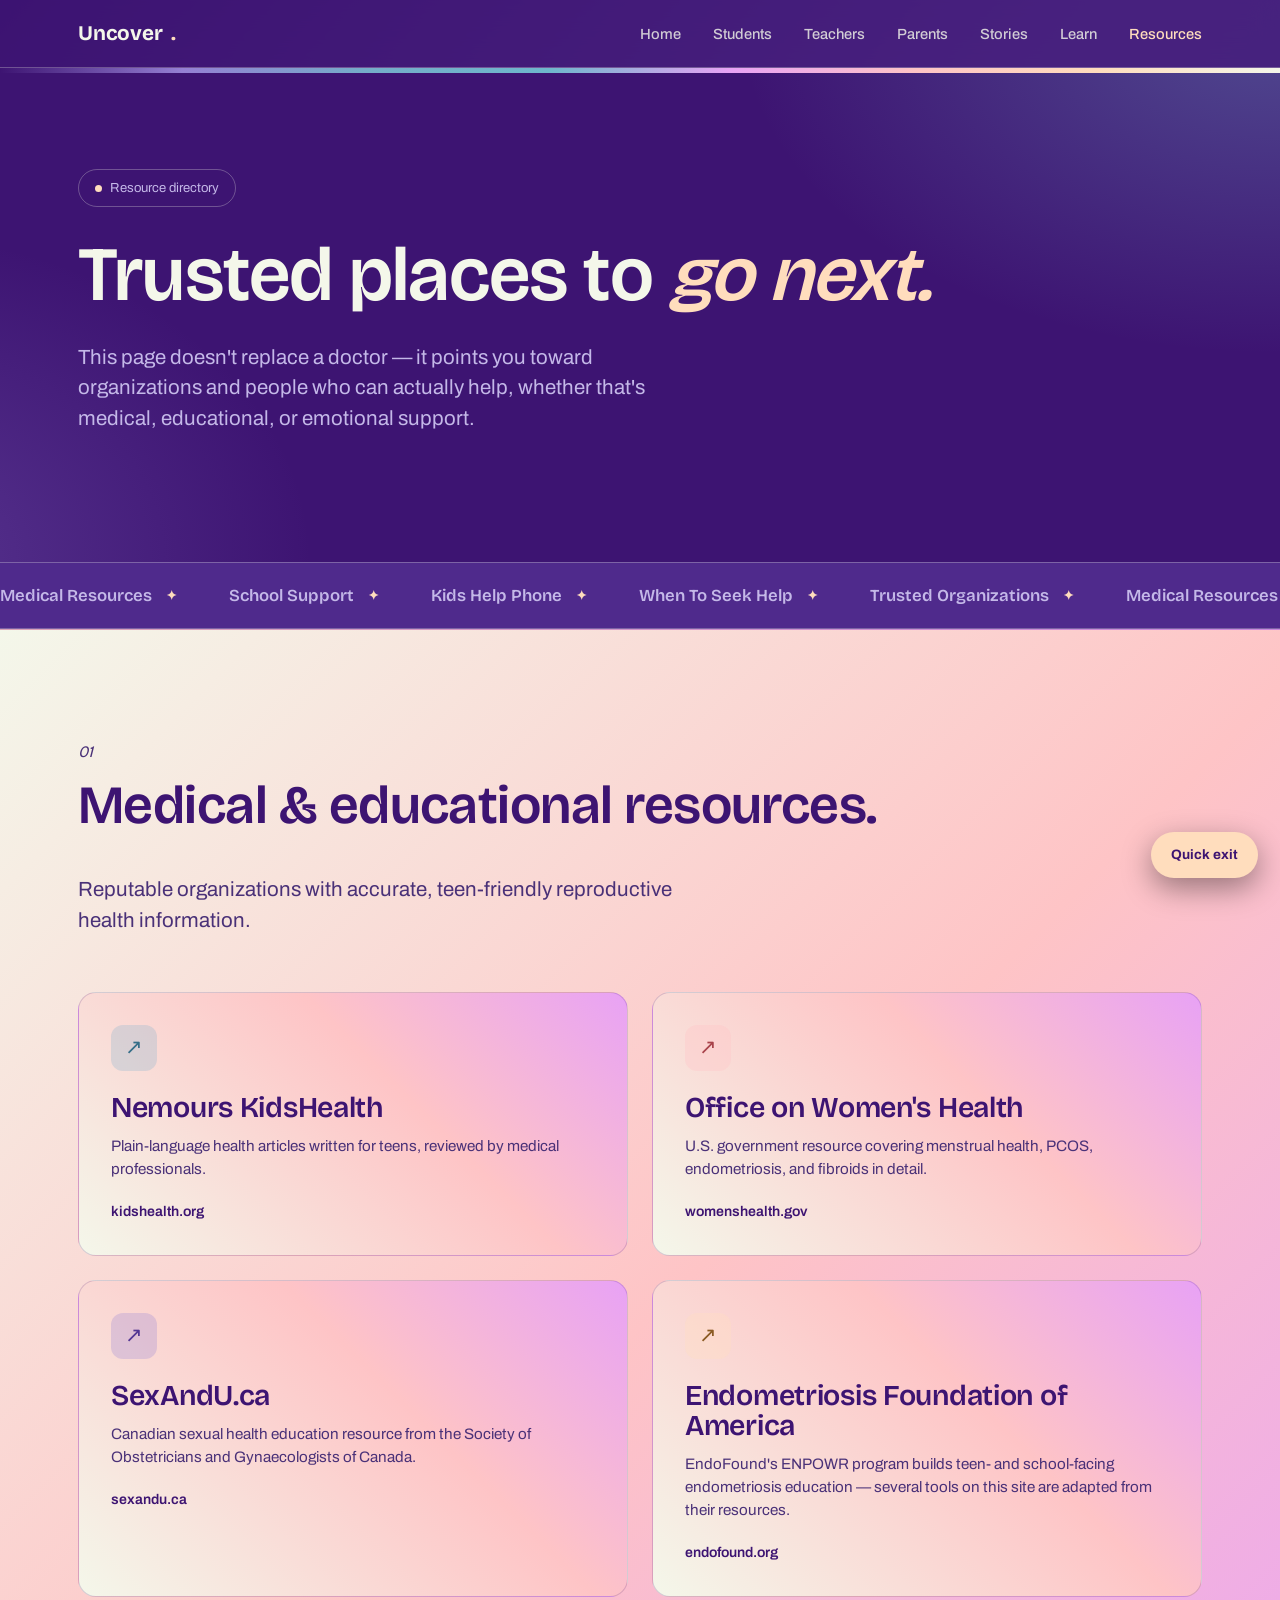
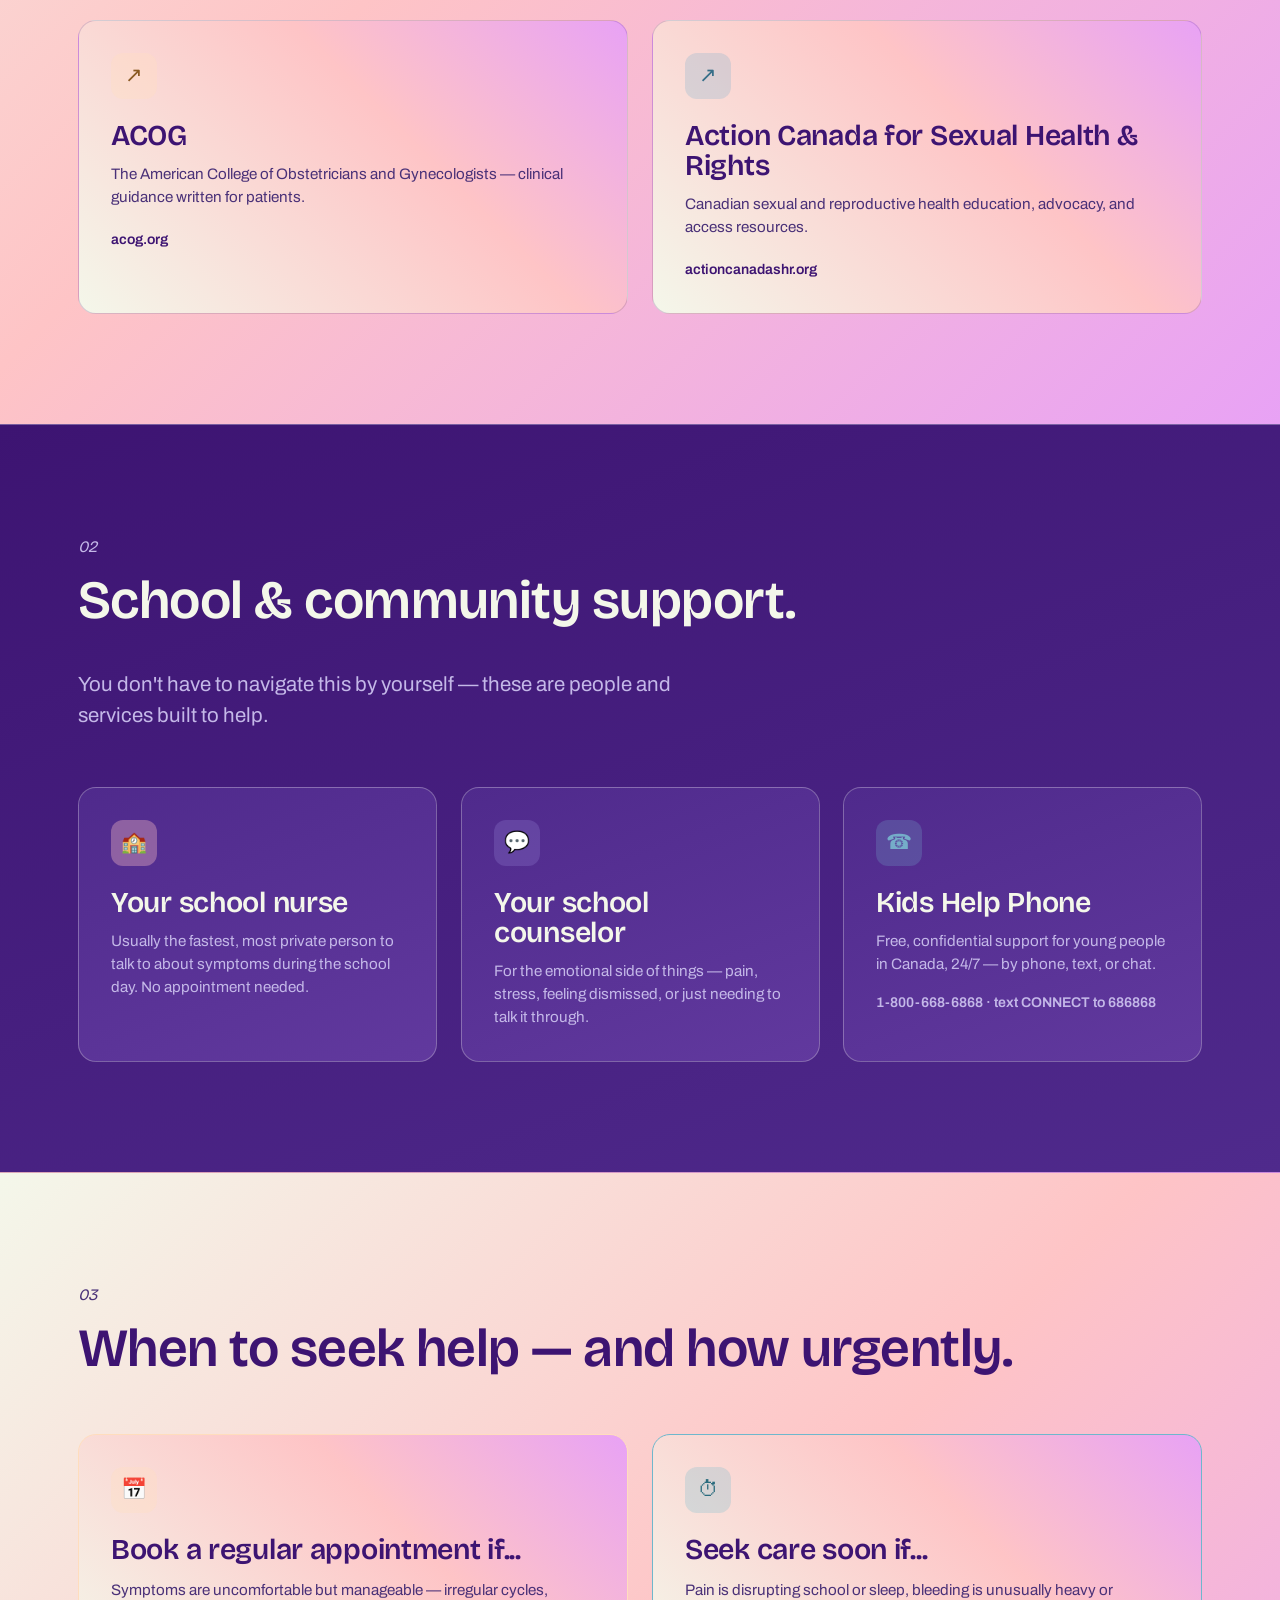
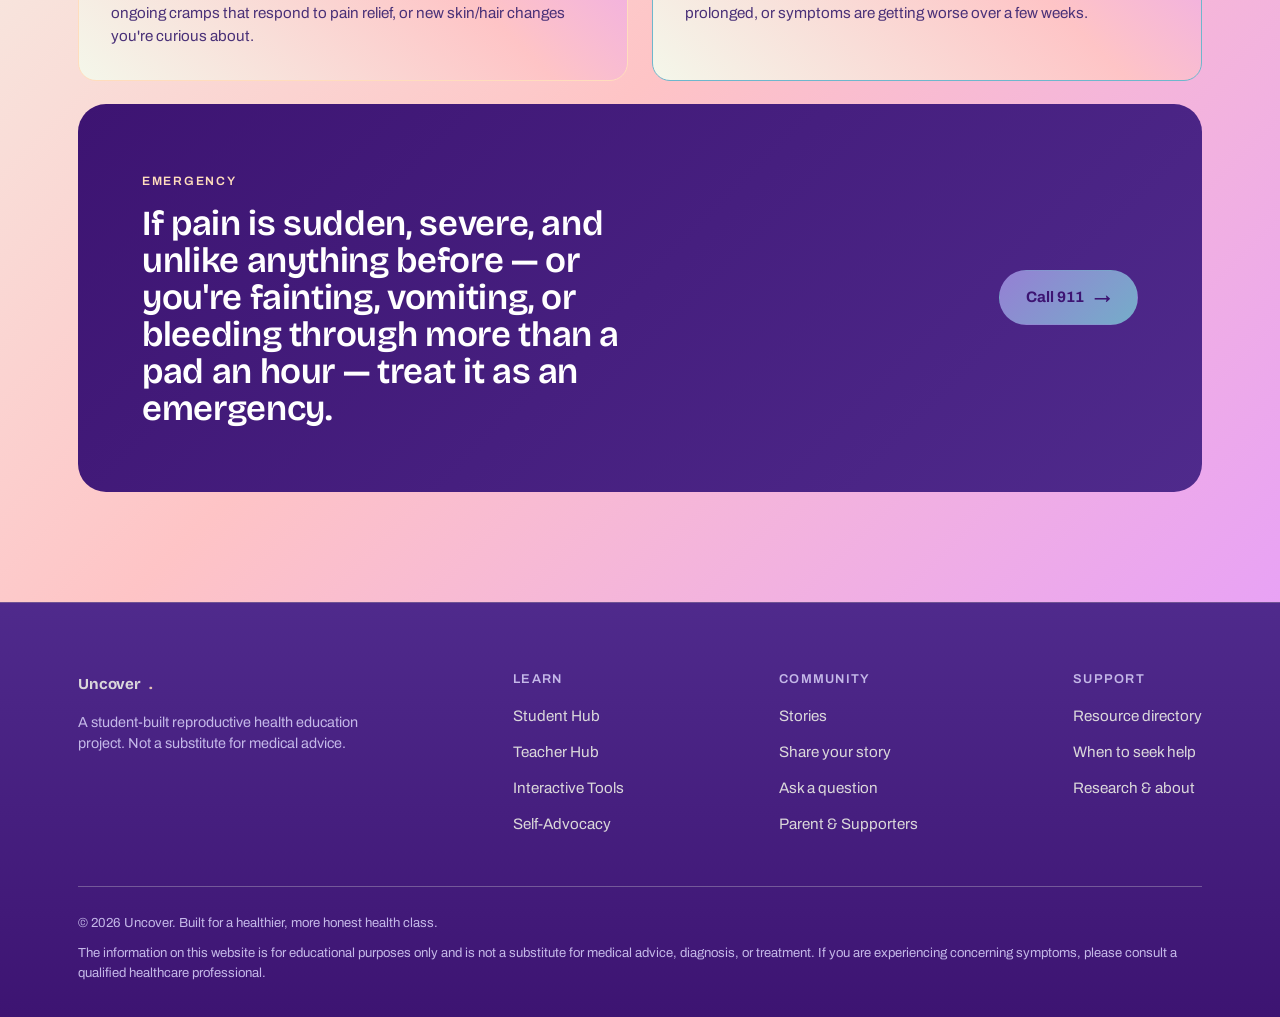
<file: resources.html>
<!doctype html>
<html lang="en">
<head>
<meta charset="UTF-8">
<meta name="viewport" content="width=device-width, initial-scale=1.0">
<title>Resources — Uncover</title>
<meta name="description" content="Medical and educational resources, school and community support services, and guidance on when to seek help.">
<link rel="stylesheet" href="css/style.css">
</head>
<body>

<nav class="nav">
  <div class="wrap">
    <a href="index.html" class="logo">Uncover<span class="dot">.</span></a>
    <div class="nav-links">
      <a href="index.html">Home</a>
      <a href="students.html">Students</a>
      <a href="teachers.html">Teachers</a>
      <a href="parents.html">Parents</a>
      <a href="stories.html">Stories</a>
      <a href="learn.html">Learn</a>
      <a href="resources.html" class="active">Resources</a>
    </div>
    <button class="nav-toggle" aria-label="Toggle menu">☰</button>
  </div>
</nav>
<div class="ombre-bar"></div>

<header class="hero">
<div class="wrap">
  <div class="hero-tag"><span class="pip"></span> Resource directory</div>
  <h1>Trusted places to <em>go next.</em></h1>
  <p class="lede">This page doesn't replace a doctor — it points you toward organizations and people who can actually help, whether that's medical, educational, or emotional support.</p>
</div>
</header>

<div class="marquee">
  <div class="marquee-track">
    <span>Medical Resources</span><span>School Support</span><span>Kids Help Phone</span><span>When To Seek Help</span><span>Trusted Organizations</span>
    <span>Medical Resources</span><span>School Support</span><span>Kids Help Phone</span><span>When To Seek Help</span><span>Trusted Organizations</span>
  </div>
</div>

<section class="section light" id="medical">
  <div class="wrap">
    <div class="section-head">
      <div>
        <span class="num">01</span>
        <h2 style="margin-top:14px;">Medical & educational resources.</h2>
      </div>
      <p class="lede">Reputable organizations with accurate, teen-friendly reproductive health information.</p>
    </div>
    <div class="grid grid-2">
      <a href="https://kidshealth.org" target="_blank" rel="noopener" class="card">
        <div class="icon tint-sky">↗</div>
        <h3>Nemours KidsHealth</h3>
        <p>Plain-language health articles written for teens, reviewed by medical professionals.</p>
        <span class="tag-link">kidshealth.org</span>
      </a>
      <a href="https://www.womenshealth.gov" target="_blank" rel="noopener" class="card">
        <div class="icon tint-pink">↗</div>
        <h3>Office on Women's Health</h3>
        <p>U.S. government resource covering menstrual health, PCOS, endometriosis, and fibroids in detail.</p>
        <span class="tag-link">womenshealth.gov</span>
      </a>
      <a href="https://www.sexandu.ca" target="_blank" rel="noopener" class="card">
        <div class="icon tint-purple">↗</div>
        <h3>SexAndU.ca</h3>
        <p>Canadian sexual health education resource from the Society of Obstetricians and Gynaecologists of Canada.</p>
        <span class="tag-link">sexandu.ca</span>
      </a>
      <a href="https://www.endofound.org" target="_blank" rel="noopener" class="card">
        <div class="icon tint-lime">↗</div>
        <h3>Endometriosis Foundation of America</h3>
        <p>EndoFound's ENPOWR program builds teen- and school-facing endometriosis education — several tools on this site are adapted from their resources.</p>
        <span class="tag-link">endofound.org</span>
      </a>
      <a href="https://www.acog.org" target="_blank" rel="noopener" class="card">
        <div class="icon tint-lime">↗</div>
        <h3>ACOG</h3>
        <p>The American College of Obstetricians and Gynecologists — clinical guidance written for patients.</p>
        <span class="tag-link">acog.org</span>
      </a>
      <a href="https://www.actioncanadashr.org" target="_blank" rel="noopener" class="card">
        <div class="icon tint-sky">↗</div>
        <h3>Action Canada for Sexual Health & Rights</h3>
        <p>Canadian sexual and reproductive health education, advocacy, and access resources.</p>
        <span class="tag-link">actioncanadashr.org</span>
      </a>
    </div>
  </div>
</section>

<section class="section" id="community">
  <div class="wrap">
    <div class="section-head">
      <div>
        <span class="num">02</span>
        <h2 style="margin-top:14px;">School & community support.</h2>
      </div>
      <p class="lede">You don't have to navigate this by yourself — these are people and services built to help.</p>
    </div>
    <div class="grid grid-3">
      <div class="card">
        <div class="icon tint-pink">🏫</div>
        <h3>Your school nurse</h3>
        <p>Usually the fastest, most private person to talk to about symptoms during the school day. No appointment needed.</p>
      </div>
      <div class="card">
        <div class="icon tint-purple">💬</div>
        <h3>Your school counselor</h3>
        <p>For the emotional side of things — pain, stress, feeling dismissed, or just needing to talk it through.</p>
      </div>
      <div class="card">
        <div class="icon tint-sky">☎</div>
        <h3>Kids Help Phone</h3>
        <p>Free, confidential support for young people in Canada, 24/7 — by phone, text, or chat.</p>
        <p class="tag-link" style="margin-top:16px; color:var(--muted); font-weight:600;">1-800-668-6868 · text CONNECT to 686868</p>
      </div>
    </div>
  </div>
</section>

<section class="section light" id="help">
  <div class="wrap">
    <div class="section-head">
      <div>
        <span class="num">03</span>
        <h2 style="margin-top:14px;">When to seek help — and how urgently.</h2>
      </div>
    </div>
    <div class="grid grid-2">
      <div class="card" style="border-color:var(--lime);">
        <div class="icon tint-lime">📅</div>
        <h3>Book a regular appointment if...</h3>
        <p style="margin-top:14px;">Symptoms are uncomfortable but manageable — irregular cycles, ongoing cramps that respond to pain relief, or new skin/hair changes you're curious about.</p>
      </div>
      <div class="card" style="border-color:var(--orange);">
        <div class="icon tint-orange">⏱</div>
        <h3>Seek care soon if...</h3>
        <p style="margin-top:14px;">Pain is disrupting school or sleep, bleeding is unusually heavy or prolonged, or symptoms are getting worse over a few weeks.</p>
      </div>
    </div>
    <div class="banner dark" style="margin-top:24px;">
      <div>
        <span class="eyebrow" style="color:var(--lime);">Emergency</span>
        <h2 style="margin-top:14px; color:#fff; font-size:clamp(1.6rem,3vw,2.2rem);">If pain is sudden, severe, and unlike anything before — or you're fainting, vomiting, or bleeding through more than a pad an hour — treat it as an emergency.</h2>
      </div>
      <a href="tel:911" class="btn btn-primary">Call 911 <span class="btn-arrow">→</span></a>
    </div>
  </div>
</section>

<footer>
  <div class="wrap">
    <div class="foot-top">
      <div class="foot-col" style="max-width:280px;">
        <a href="index.html" class="logo">Uncover<span class="dot">.</span></a>
        <p class="muted" style="margin-top:16px; font-size:0.9rem;">A student-built reproductive health education project. Not a substitute for medical advice.</p>
      </div>
      <div class="foot-col">
        <h4>Learn</h4>
        <ul>
          <li><a href="students.html">Student Hub</a></li>
          <li><a href="teachers.html">Teacher Hub</a></li>
          <li><a href="learn.html">Interactive Tools</a></li>
          <li><a href="advocacy.html">Self-Advocacy</a></li>
        </ul>
      </div>
      <div class="foot-col">
        <h4>Community</h4>
        <ul>
          <li><a href="stories.html">Stories</a></li>
          <li><a href="stories.html#share">Share your story</a></li>
          <li><a href="students.html#ask">Ask a question</a></li>
          <li><a href="parents.html">Parent & Supporters</a></li>
        </ul>
      </div>
      <div class="foot-col">
        <h4>Support</h4>
        <ul>
          <li><a href="resources.html">Resource directory</a></li>
          <li><a href="resources.html#help">When to seek help</a></li>
          <li><a href="research.html">Research & about</a></li>
        </ul>
      </div>
    </div>
    <div class="foot-bottom" style="flex-direction:column; align-items:flex-start; gap:10px;">
      <span>© <span data-year></span> Uncover. Built for a healthier, more honest health class.</span>
      <span>The information on this website is for educational purposes only and is not a substitute for medical advice, diagnosis, or treatment. If you are experiencing concerning symptoms, please consult a qualified healthcare professional.</span>
    </div>
  </div>
</footer>

<a href="#" class="exit-btn" data-quick-exit>Quick exit</a>

<script src="js/main.js"></script>
<script src="js/motion.js"></script>
</body>
</html>
</file>
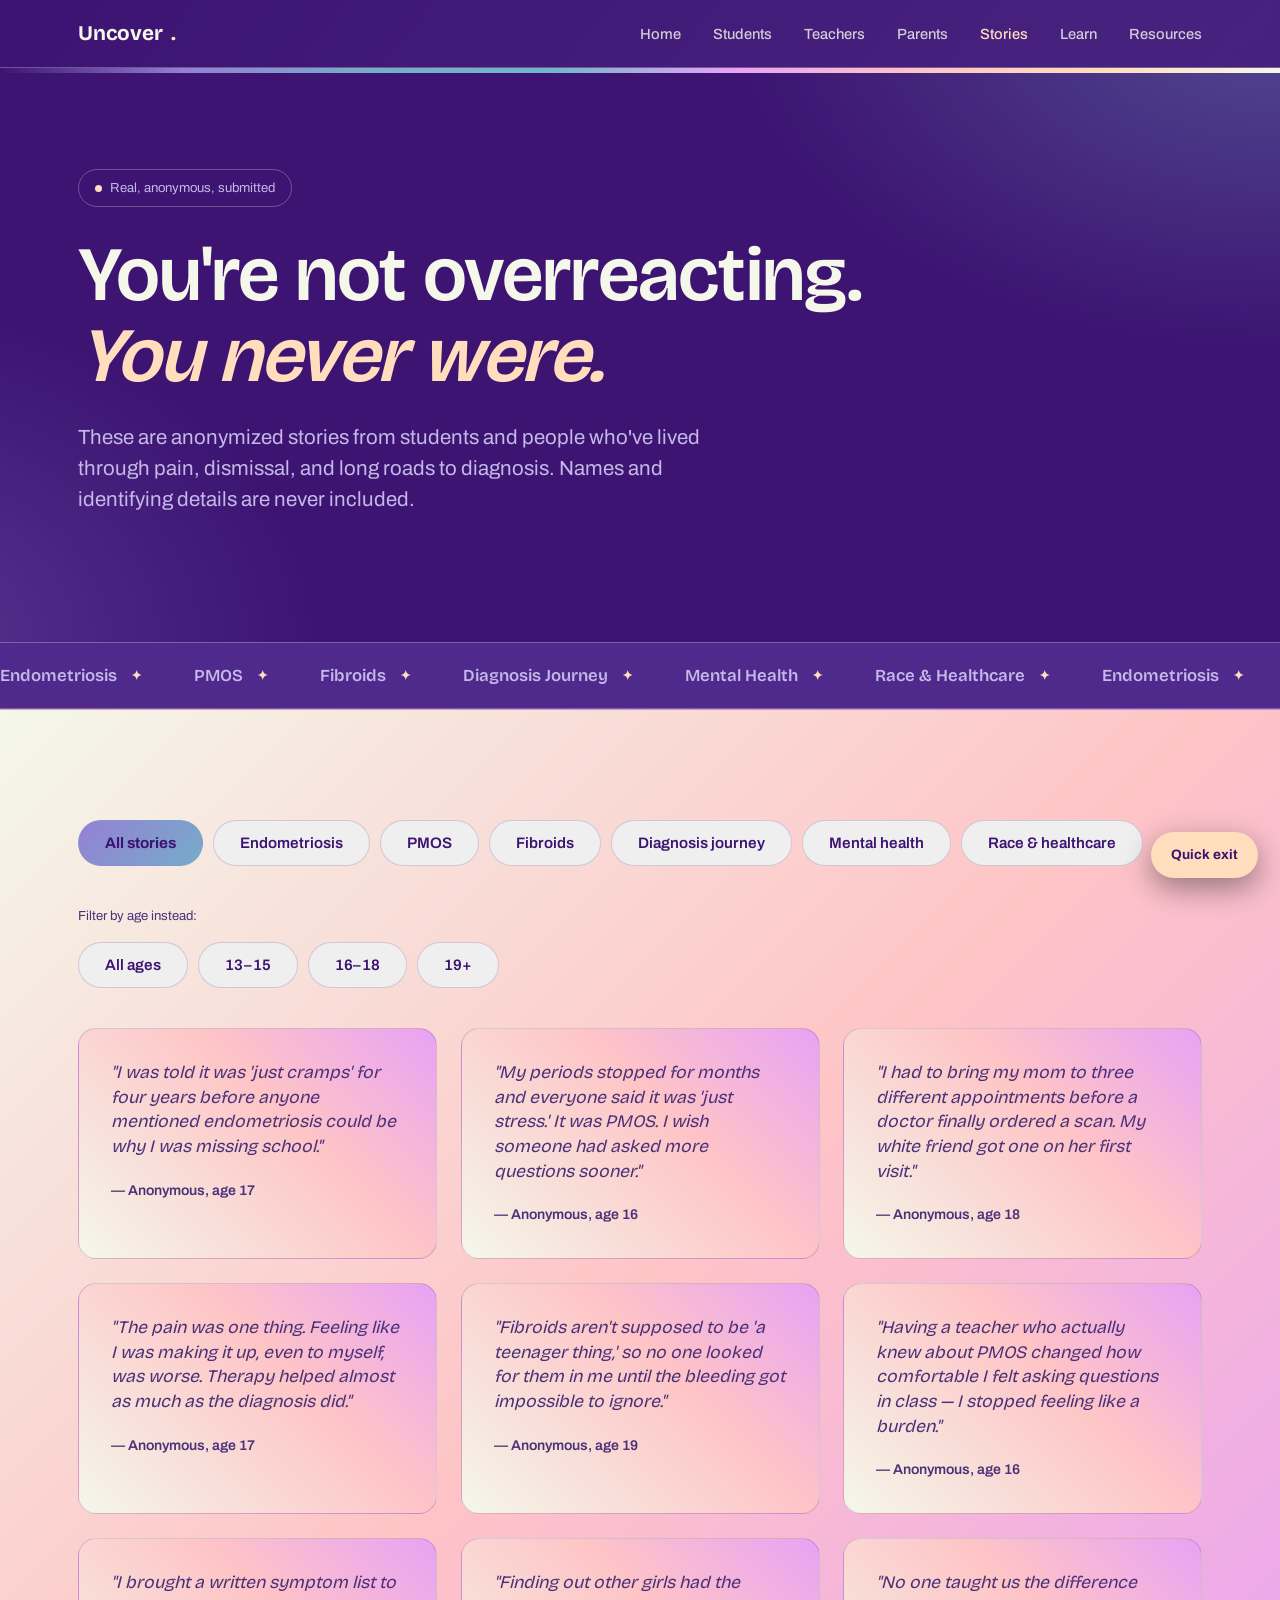
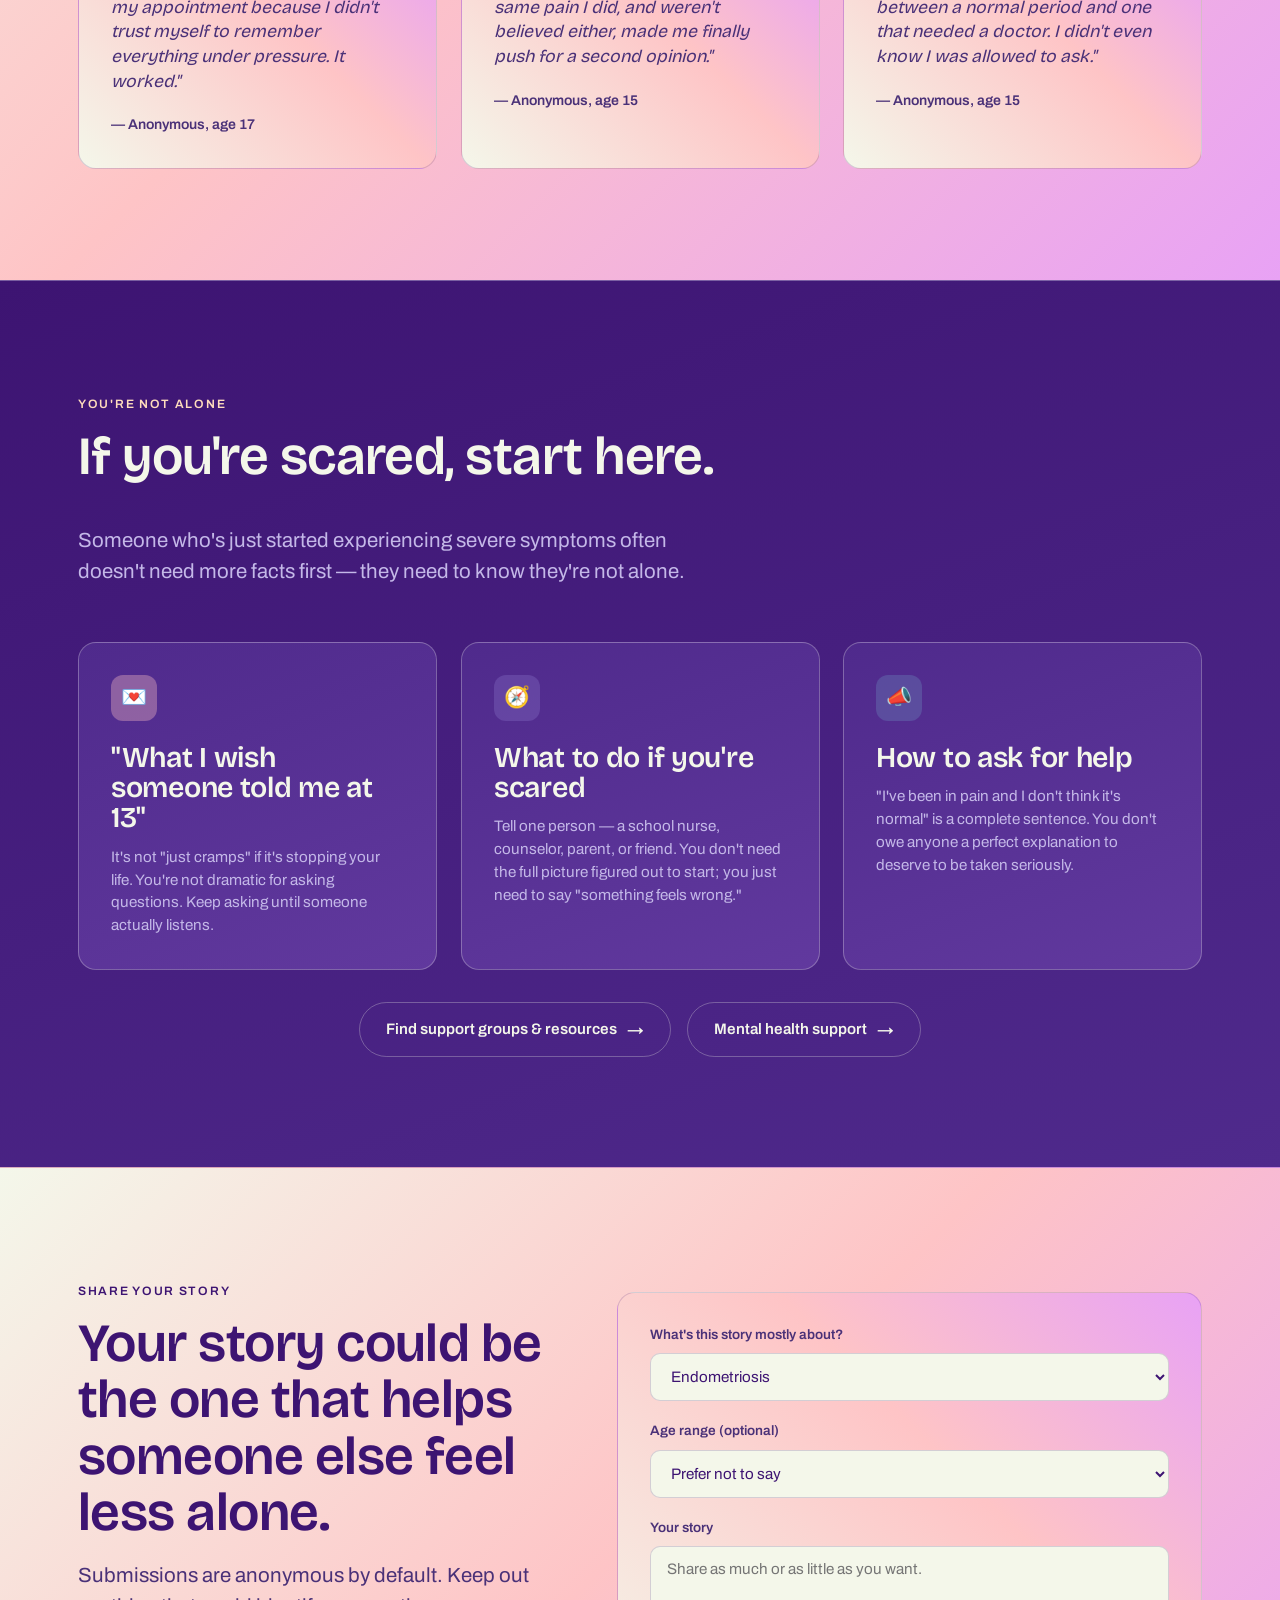
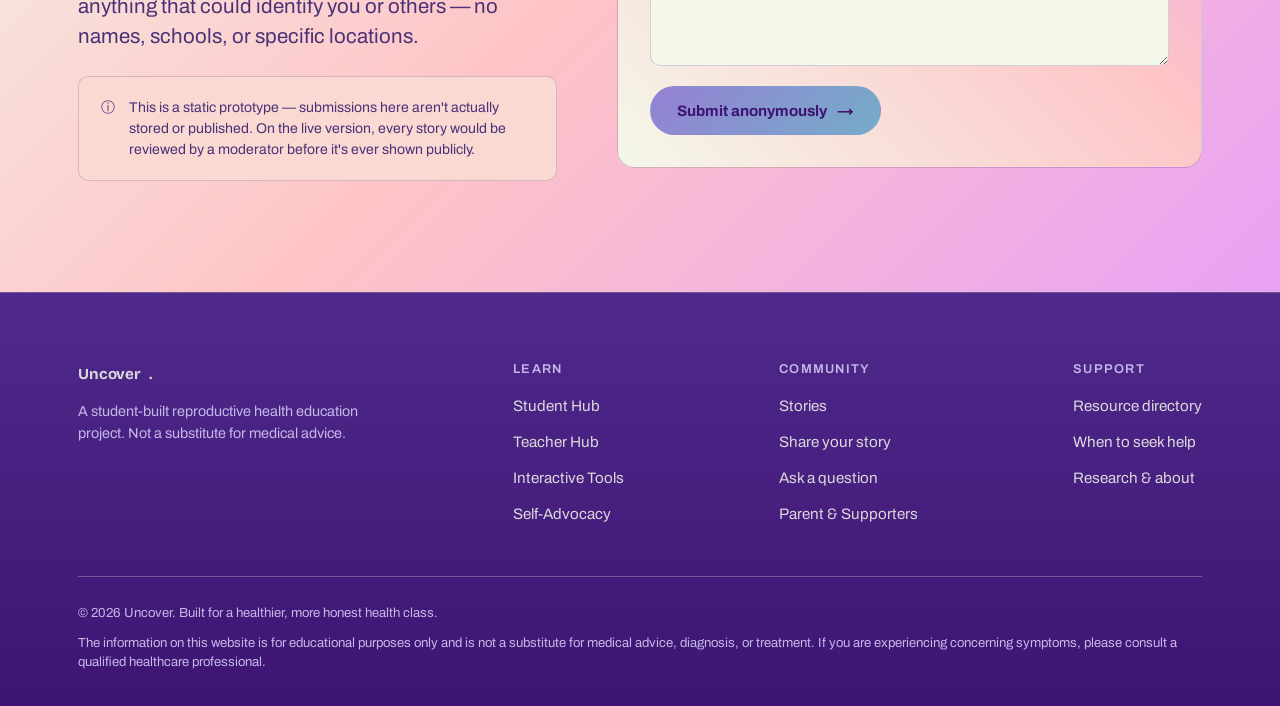
<file: stories.html>
<!doctype html>
<html lang="en">
<head>
<meta charset="UTF-8">
<meta name="viewport" content="width=device-width, initial-scale=1.0">
<title>Stories — Uncover</title>
<meta name="description" content="Anonymous, lived experiences of reproductive health, pain, dismissal, and delayed diagnosis — shared to build empathy and awareness.">
<link rel="stylesheet" href="css/style.css">
</head>
<body>

<nav class="nav">
  <div class="wrap">
    <a href="index.html" class="logo">Uncover<span class="dot">.</span></a>
    <div class="nav-links">
      <a href="index.html">Home</a>
      <a href="students.html">Students</a>
      <a href="teachers.html">Teachers</a>
      <a href="parents.html">Parents</a>
      <a href="stories.html" class="active">Stories</a>
      <a href="learn.html">Learn</a>
      <a href="resources.html">Resources</a>
    </div>
    <button class="nav-toggle" aria-label="Toggle menu">☰</button>
  </div>
</nav>
<div class="ombre-bar"></div>

<header class="hero">
<div class="wrap">
  <div class="hero-tag"><span class="pip"></span> Real, anonymous, submitted</div>
  <h1>You're not overreacting. <em>You never were.</em></h1>
  <p class="lede">These are anonymized stories from students and people who've lived through pain, dismissal, and long roads to diagnosis. Names and identifying details are never included.</p>
</div>
</header>

<div class="marquee">
  <div class="marquee-track">
    <span>Endometriosis</span><span>PMOS</span><span>Fibroids</span><span>Diagnosis Journey</span><span>Mental Health</span><span>Race &amp; Healthcare</span>
    <span>Endometriosis</span><span>PMOS</span><span>Fibroids</span><span>Diagnosis Journey</span><span>Mental Health</span><span>Race &amp; Healthcare</span>
  </div>
</div>

<section class="section light">
  <div class="wrap">
    <div class="pill-row" style="margin-bottom:40px;">
      <button class="btn btn-primary" data-filter="all">All stories</button>
      <button class="btn btn-outline" data-filter="endo">Endometriosis</button>
      <button class="btn btn-outline" data-filter="pmos">PMOS</button>
      <button class="btn btn-outline" data-filter="fibroids">Fibroids</button>
      <button class="btn btn-outline" data-filter="diagnosis">Diagnosis journey</button>
      <button class="btn btn-outline" data-filter="mental">Mental health</button>
      <button class="btn btn-outline" data-filter="race">Race & healthcare</button>
    </div>
    <p class="form-note" style="margin-bottom:16px;">Filter by age instead:</p>
    <div class="pill-row" style="margin-bottom:40px;">
      <button class="btn btn-outline" data-filter="all">All ages</button>
      <button class="btn btn-outline" data-filter="age-13-15">13–15</button>
      <button class="btn btn-outline" data-filter="age-16-18">16–18</button>
      <button class="btn btn-outline" data-filter="age-19">19+</button>
    </div>

    <div class="grid grid-3">
      <div class="card" data-tags="endo diagnosis age-16-18">
        <p style="font-family:var(--font-display); font-style:italic; font-size:1.1rem; line-height:1.4;">"I was told it was 'just cramps' for four years before anyone mentioned endometriosis could be why I was missing school."</p>
        <p class="tag-link" style="color:var(--muted); margin-top:20px;">— Anonymous, age 17</p>
      </div>
      <div class="card" data-tags="pmos diagnosis age-16-18">
        <p style="font-family:var(--font-display); font-style:italic; font-size:1.1rem; line-height:1.4;">"My periods stopped for months and everyone said it was 'just stress.' It was PMOS. I wish someone had asked more questions sooner."</p>
        <p class="tag-link" style="color:var(--muted); margin-top:20px;">— Anonymous, age 16</p>
      </div>
      <div class="card" data-tags="race diagnosis age-16-18">
        <p style="font-family:var(--font-display); font-style:italic; font-size:1.1rem; line-height:1.4;">"I had to bring my mom to three different appointments before a doctor finally ordered a scan. My white friend got one on her first visit."</p>
        <p class="tag-link" style="color:var(--muted); margin-top:20px;">— Anonymous, age 18</p>
      </div>
      <div class="card" data-tags="mental endo age-16-18">
        <p style="font-family:var(--font-display); font-style:italic; font-size:1.1rem; line-height:1.4;">"The pain was one thing. Feeling like I was making it up, even to myself, was worse. Therapy helped almost as much as the diagnosis did."</p>
        <p class="tag-link" style="color:var(--muted); margin-top:20px;">— Anonymous, age 17</p>
      </div>
      <div class="card" data-tags="fibroids diagnosis age-19">
        <p style="font-family:var(--font-display); font-style:italic; font-size:1.1rem; line-height:1.4;">"Fibroids aren't supposed to be 'a teenager thing,' so no one looked for them in me until the bleeding got impossible to ignore."</p>
        <p class="tag-link" style="color:var(--muted); margin-top:20px;">— Anonymous, age 19</p>
      </div>
      <div class="card" data-tags="mental race age-16-18">
        <p style="font-family:var(--font-display); font-style:italic; font-size:1.1rem; line-height:1.4;">"Having a teacher who actually knew about PMOS changed how comfortable I felt asking questions in class — I stopped feeling like a burden."</p>
        <p class="tag-link" style="color:var(--muted); margin-top:20px;">— Anonymous, age 16</p>
      </div>
      <div class="card" data-tags="diagnosis mental age-16-18">
        <p style="font-family:var(--font-display); font-style:italic; font-size:1.1rem; line-height:1.4;">"I brought a written symptom list to my appointment because I didn't trust myself to remember everything under pressure. It worked."</p>
        <p class="tag-link" style="color:var(--muted); margin-top:20px;">— Anonymous, age 17</p>
      </div>
      <div class="card" data-tags="endo race age-13-15">
        <p style="font-family:var(--font-display); font-style:italic; font-size:1.1rem; line-height:1.4;">"Finding out other girls had the same pain I did, and weren't believed either, made me finally push for a second opinion."</p>
        <p class="tag-link" style="color:var(--muted); margin-top:20px;">— Anonymous, age 15</p>
      </div>
      <div class="card" data-tags="pmos mental age-13-15">
        <p style="font-family:var(--font-display); font-style:italic; font-size:1.1rem; line-height:1.4;">"No one taught us the difference between a normal period and one that needed a doctor. I didn't even know I was allowed to ask."</p>
        <p class="tag-link" style="color:var(--muted); margin-top:20px;">— Anonymous, age 15</p>
      </div>
    </div>
  </div>
</section>

<!-- YOU'RE NOT ALONE -->
<section class="section">
  <div class="wrap">
    <div class="section-head">
      <div>
        <span class="eyebrow">You're not alone</span>
        <h2 style="margin-top:14px;">If you're scared, start here.</h2>
      </div>
      <p class="lede">Someone who's just started experiencing severe symptoms often doesn't need more facts first — they need to know they're not alone.</p>
    </div>
    <div class="grid grid-3">
      <div class="card">
        <div class="icon tint-pink">💌</div>
        <h3>"What I wish someone told me at 13"</h3>
        <p>It's not "just cramps" if it's stopping your life. You're not dramatic for asking questions. Keep asking until someone actually listens.</p>
      </div>
      <div class="card">
        <div class="icon tint-purple">🧭</div>
        <h3>What to do if you're scared</h3>
        <p>Tell one person — a school nurse, counselor, parent, or friend. You don't need the full picture figured out to start; you just need to say "something feels wrong."</p>
      </div>
      <div class="card">
        <div class="icon tint-sky">📣</div>
        <h3>How to ask for help</h3>
        <p>"I've been in pain and I don't think it's normal" is a complete sentence. You don't owe anyone a perfect explanation to deserve to be taken seriously.</p>
      </div>
    </div>
    <div class="cta-row" style="margin-top:32px; justify-content:center;">
      <a href="resources.html#help" class="btn btn-outline">Find support groups & resources <span class="btn-arrow">→</span></a>
      <a href="students.html#mental-health" class="btn btn-outline">Mental health support <span class="btn-arrow">→</span></a>
    </div>
  </div>
</section>

<!-- SHARE YOUR STORY -->
<section class="section light" id="share">
  <div class="wrap two-col">
    <div>
      <span class="eyebrow">Share your story</span>
      <h2 style="margin-top:14px;">Your story could be the one that helps someone else feel less alone.</h2>
      <p class="lede" style="margin-top:18px;">Submissions are anonymous by default. Keep out anything that could identify you or others — no names, schools, or specific locations.</p>
      <div class="anon-note">
        <span>ⓘ</span>
        <span>This is a static prototype — submissions here aren't actually stored or published. On the live version, every story would be reviewed by a moderator before it's ever shown publicly.</span>
      </div>
    </div>
    <form class="card" id="share-form">
      <div class="field">
        <label for="share-topic">What's this story mostly about?</label>
        <select id="share-topic">
          <option>Endometriosis</option>
          <option>PMOS</option>
          <option>Fibroids</option>
          <option>Diagnosis journey</option>
          <option>Mental health</option>
          <option>Race & healthcare</option>
          <option>Something else</option>
        </select>
      </div>
      <div class="field">
        <label for="share-age">Age range (optional)</label>
        <select id="share-age">
          <option>Prefer not to say</option>
          <option>13–15</option>
          <option>16–18</option>
          <option>19+</option>
        </select>
      </div>
      <div class="field">
        <label for="share-story">Your story</label>
        <textarea id="share-story" placeholder="Share as much or as little as you want." required></textarea>
      </div>
      <button type="submit" class="btn btn-primary">Submit anonymously <span class="btn-arrow">→</span></button>
      <p id="share-confirm" style="display:none; margin-top:16px; color:var(--ink); font-weight:600; font-size:0.9rem;">Thank you for trusting us with this. In the live version, it would now be queued for moderator review.</p>
    </form>
  </div>
</section>

<footer>
  <div class="wrap">
    <div class="foot-top">
      <div class="foot-col" style="max-width:280px;">
        <a href="index.html" class="logo">Uncover<span class="dot">.</span></a>
        <p class="muted" style="margin-top:16px; font-size:0.9rem;">A student-built reproductive health education project. Not a substitute for medical advice.</p>
      </div>
      <div class="foot-col">
        <h4>Learn</h4>
        <ul>
          <li><a href="students.html">Student Hub</a></li>
          <li><a href="teachers.html">Teacher Hub</a></li>
          <li><a href="learn.html">Interactive Tools</a></li>
          <li><a href="advocacy.html">Self-Advocacy</a></li>
        </ul>
      </div>
      <div class="foot-col">
        <h4>Community</h4>
        <ul>
          <li><a href="stories.html">Stories</a></li>
          <li><a href="stories.html#share">Share your story</a></li>
          <li><a href="students.html#ask">Ask a question</a></li>
          <li><a href="parents.html">Parent & Supporters</a></li>
        </ul>
      </div>
      <div class="foot-col">
        <h4>Support</h4>
        <ul>
          <li><a href="resources.html">Resource directory</a></li>
          <li><a href="resources.html#help">When to seek help</a></li>
          <li><a href="research.html">Research & about</a></li>
        </ul>
      </div>
    </div>
    <div class="foot-bottom" style="flex-direction:column; align-items:flex-start; gap:10px;">
      <span>© <span data-year></span> Uncover. Built for a healthier, more honest health class.</span>
      <span>The information on this website is for educational purposes only and is not a substitute for medical advice, diagnosis, or treatment. If you are experiencing concerning symptoms, please consult a qualified healthcare professional.</span>
    </div>
  </div>
</footer>

<a href="#" class="exit-btn" data-quick-exit>Quick exit</a>

<script src="js/main.js"></script>
<script src="js/motion.js"></script>
<script src="js/stories.js"></script>
</body>
</html>
</file>
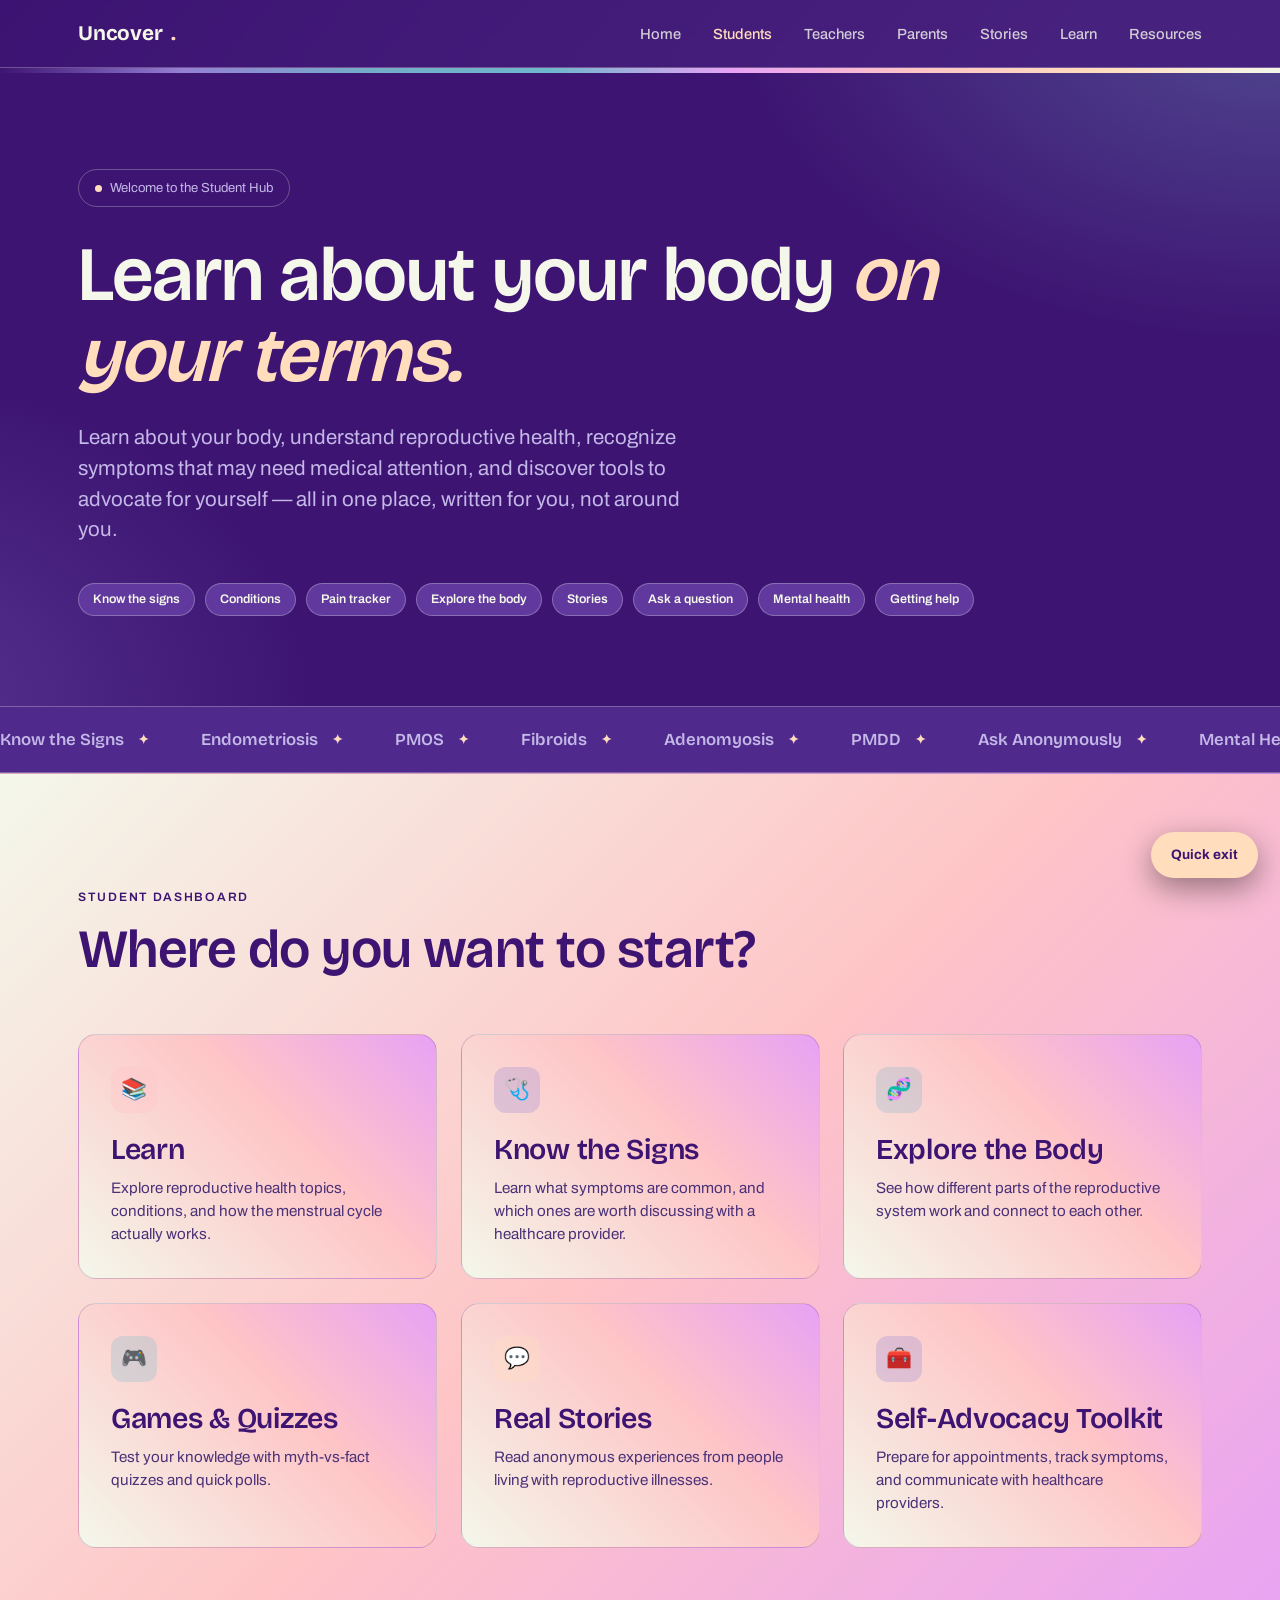
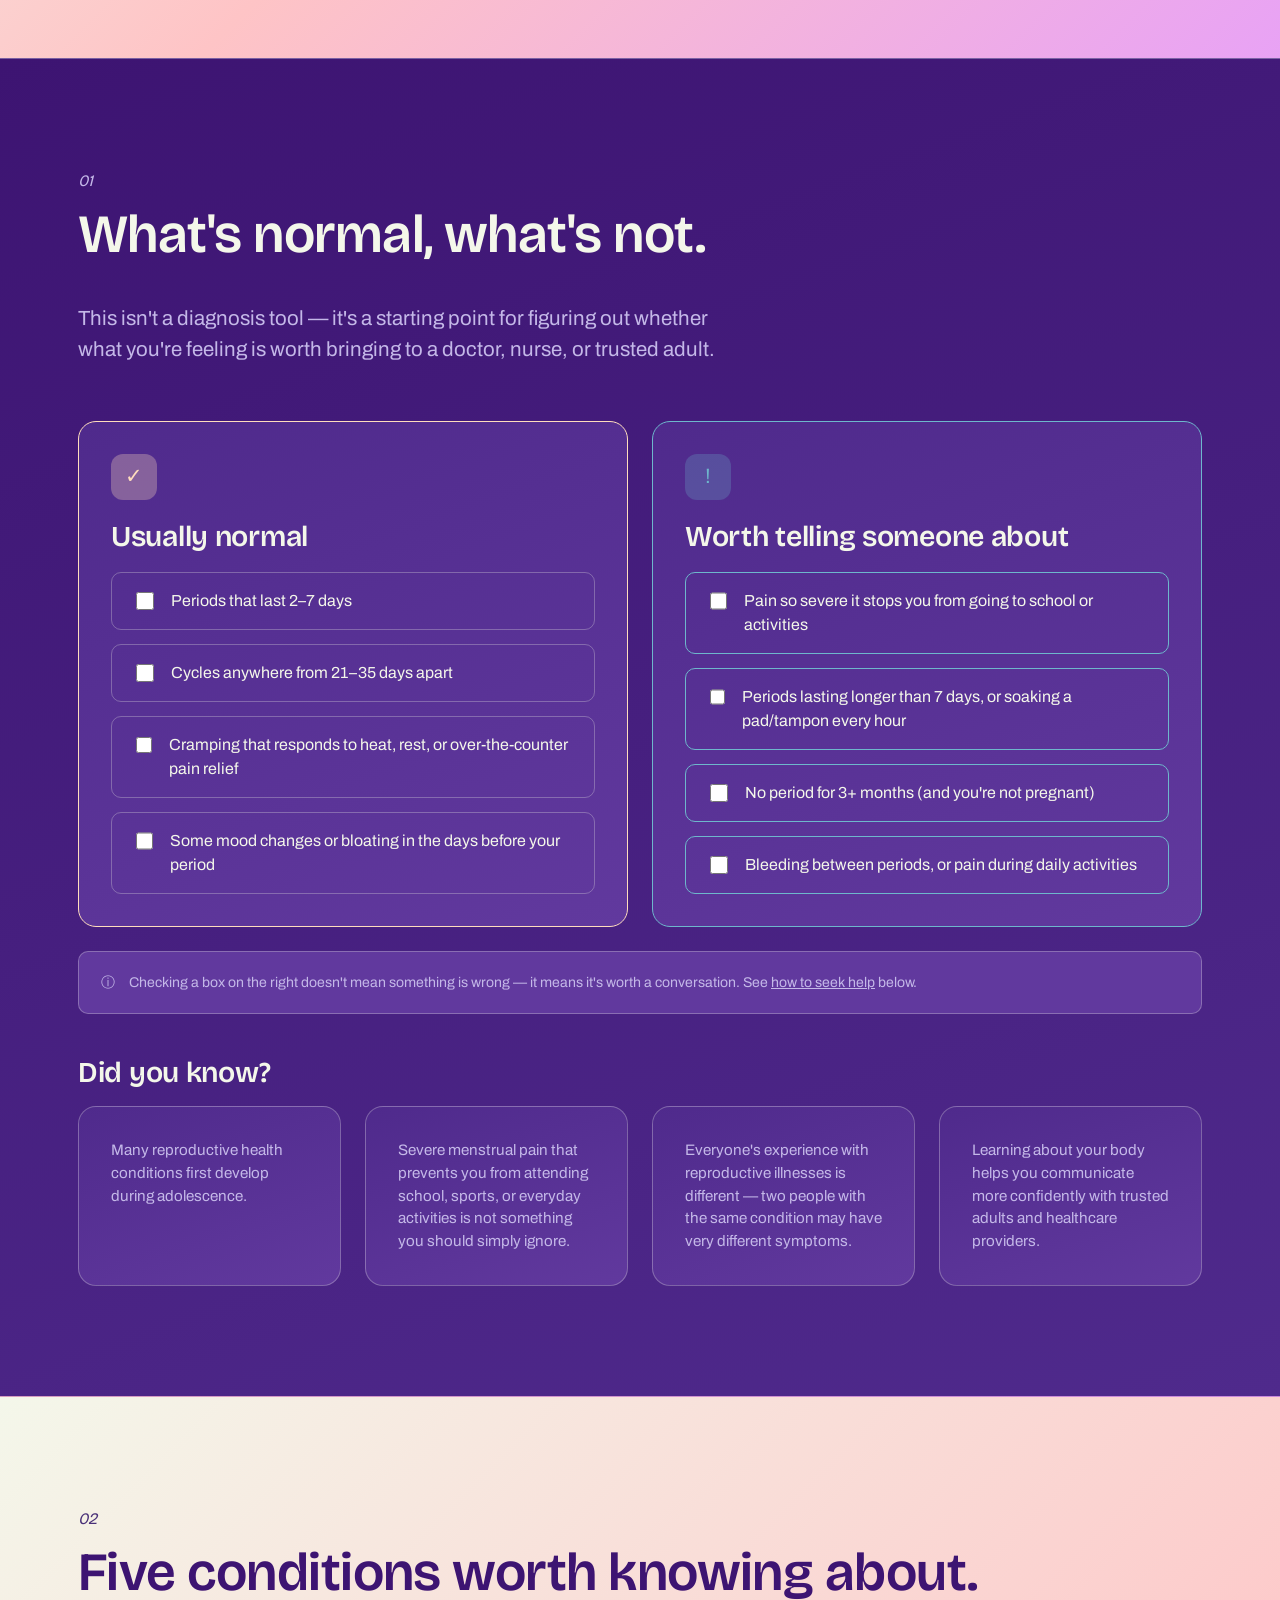
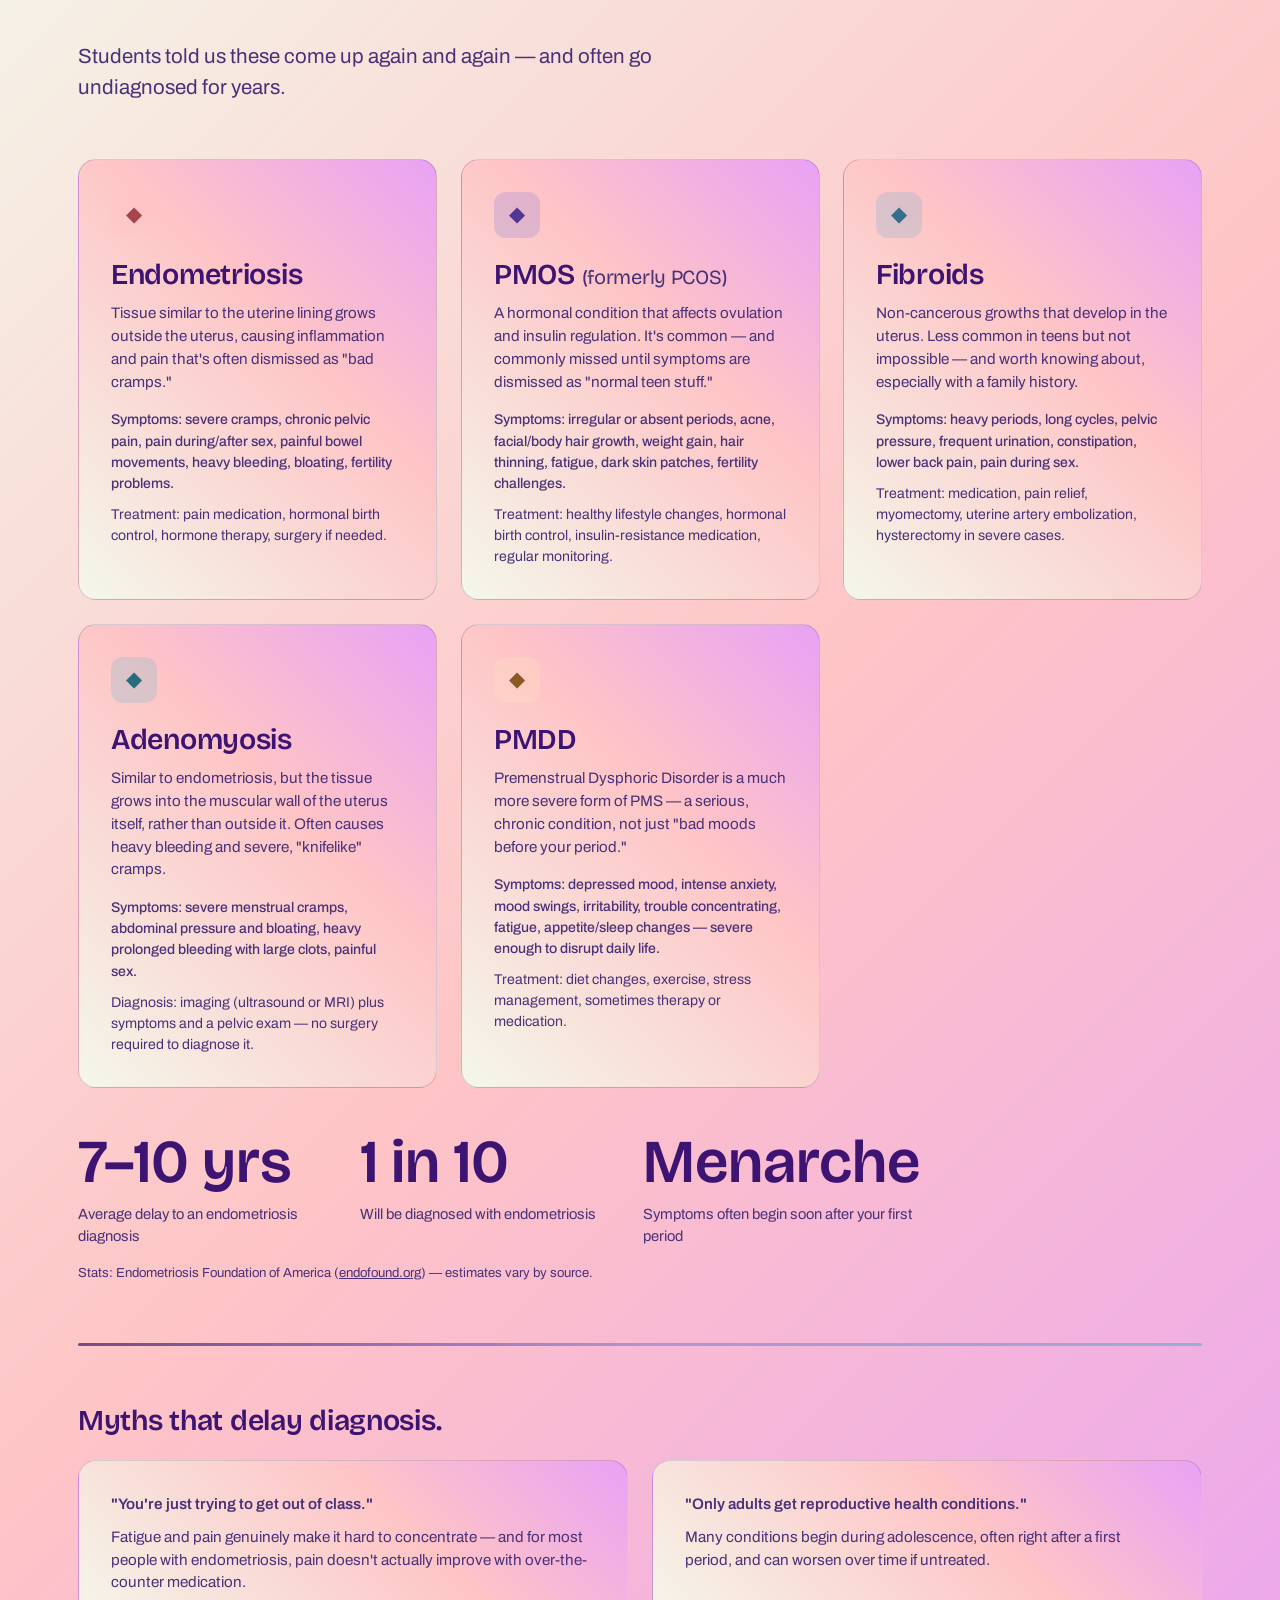
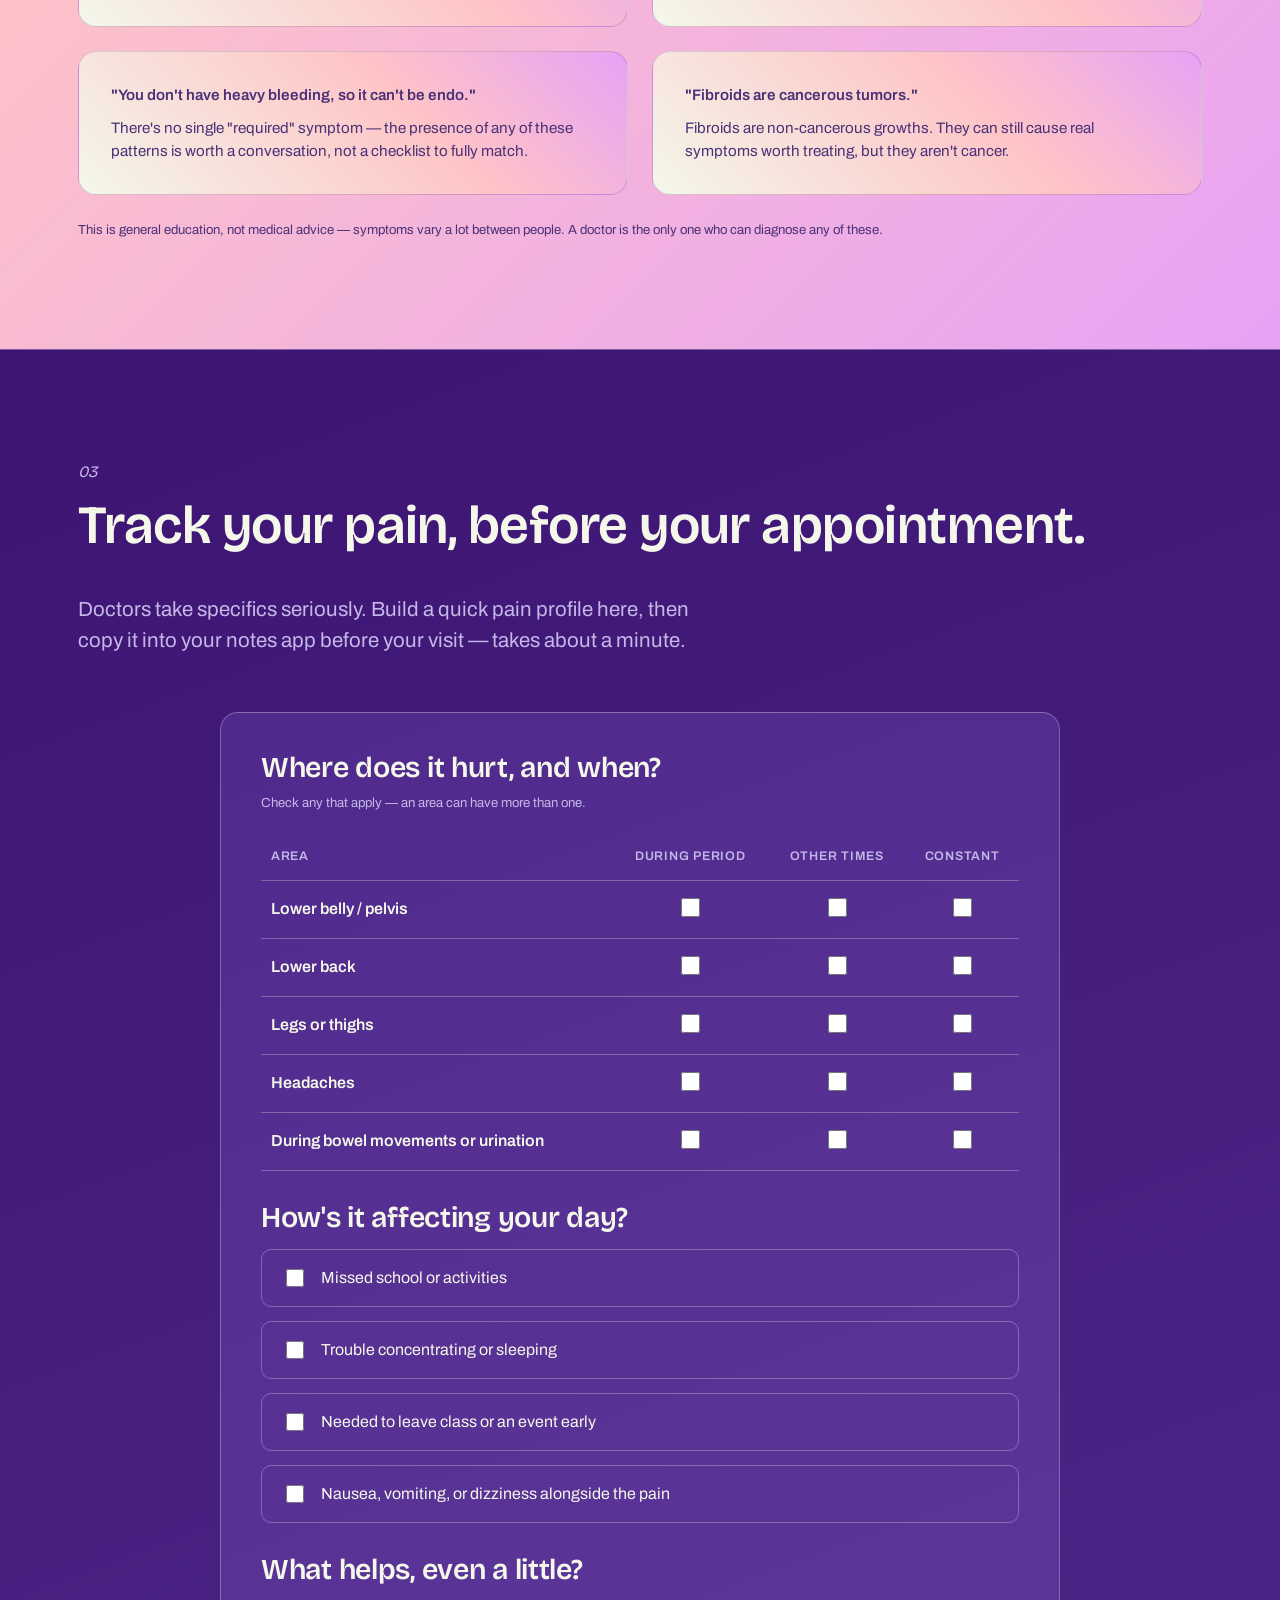
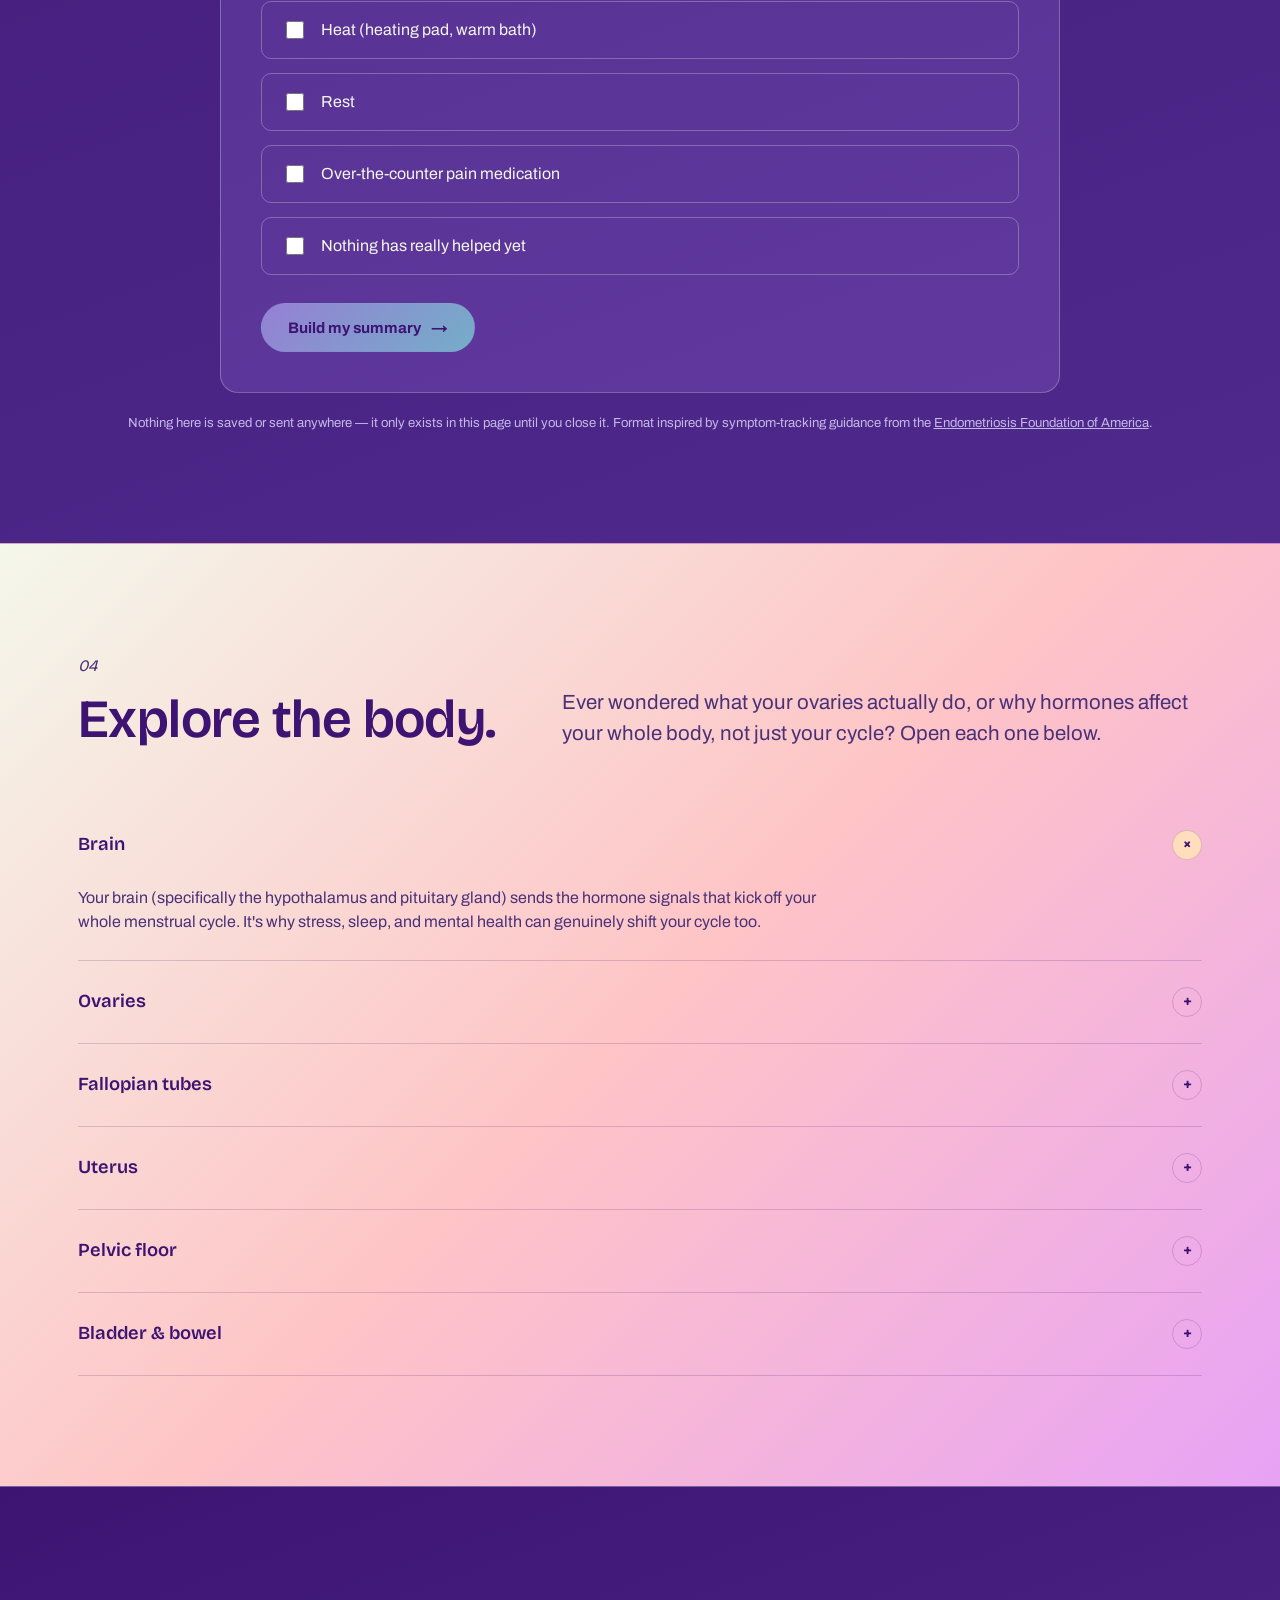
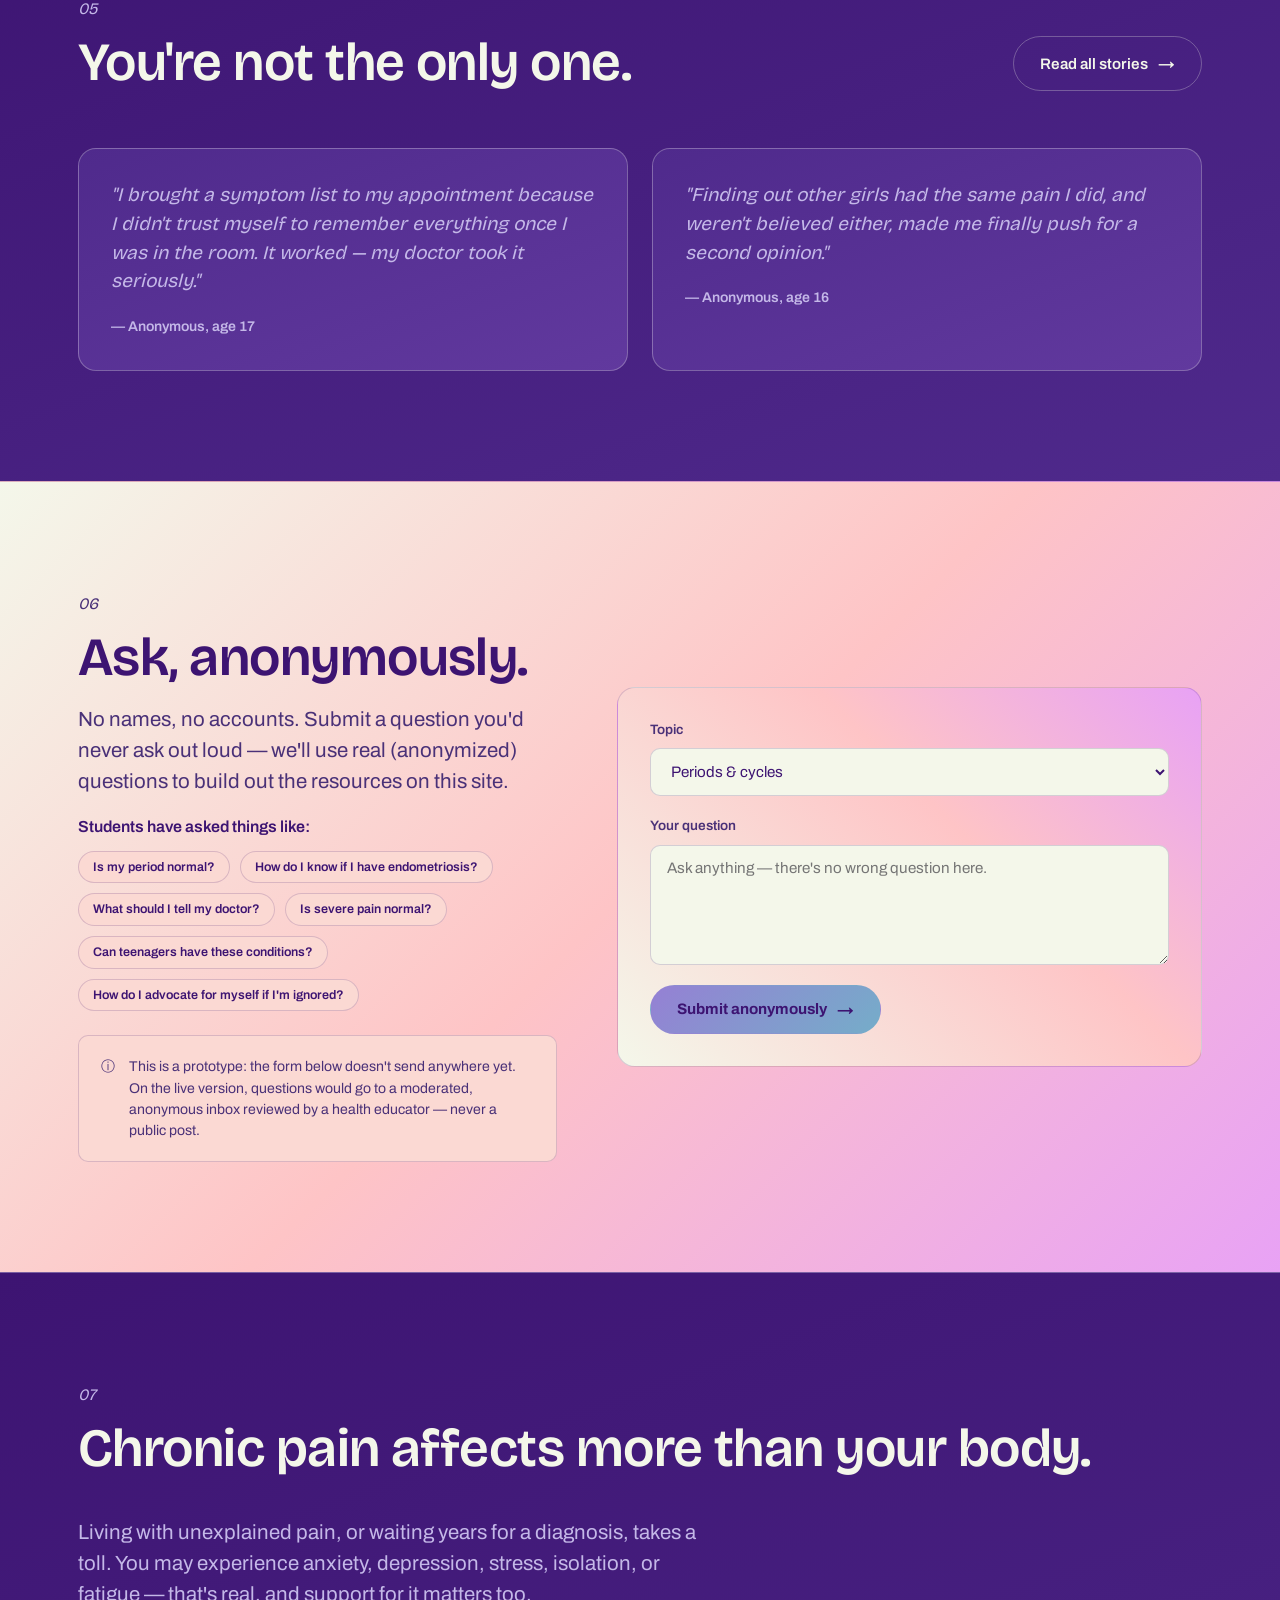
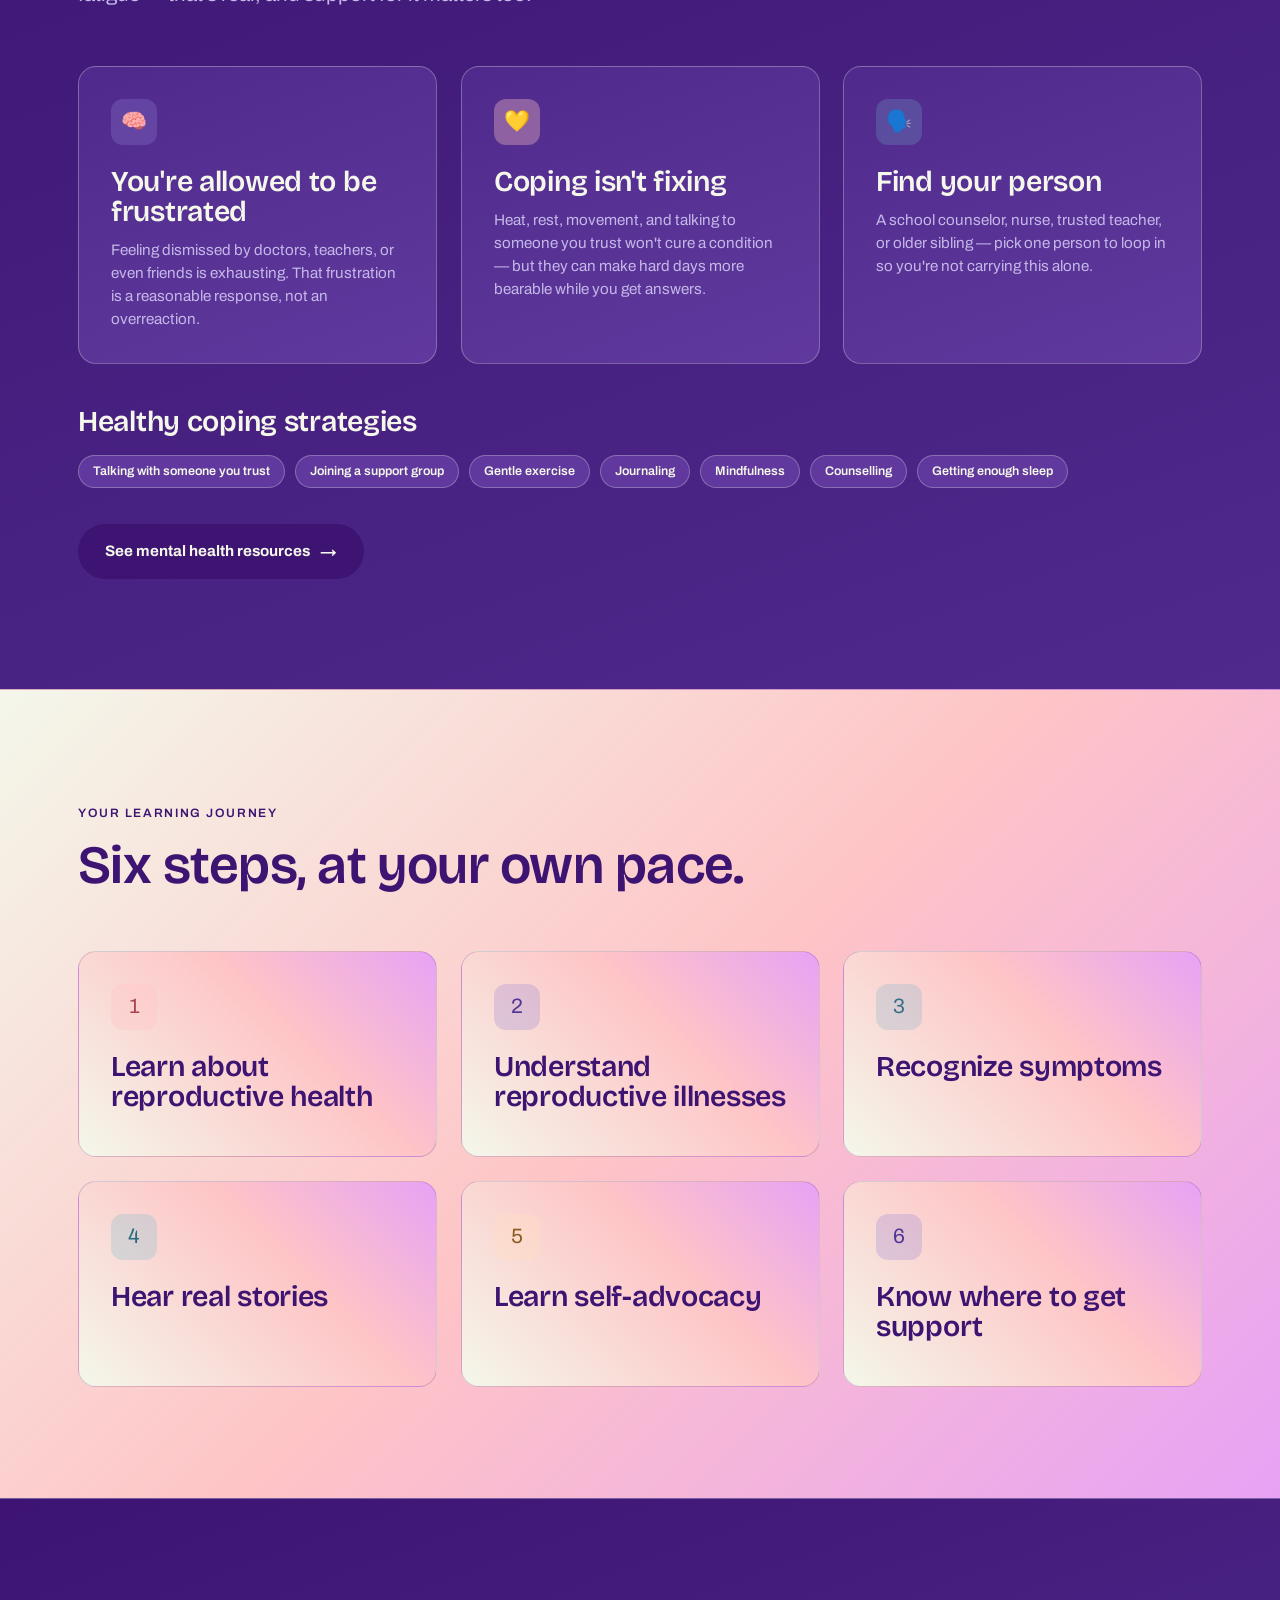
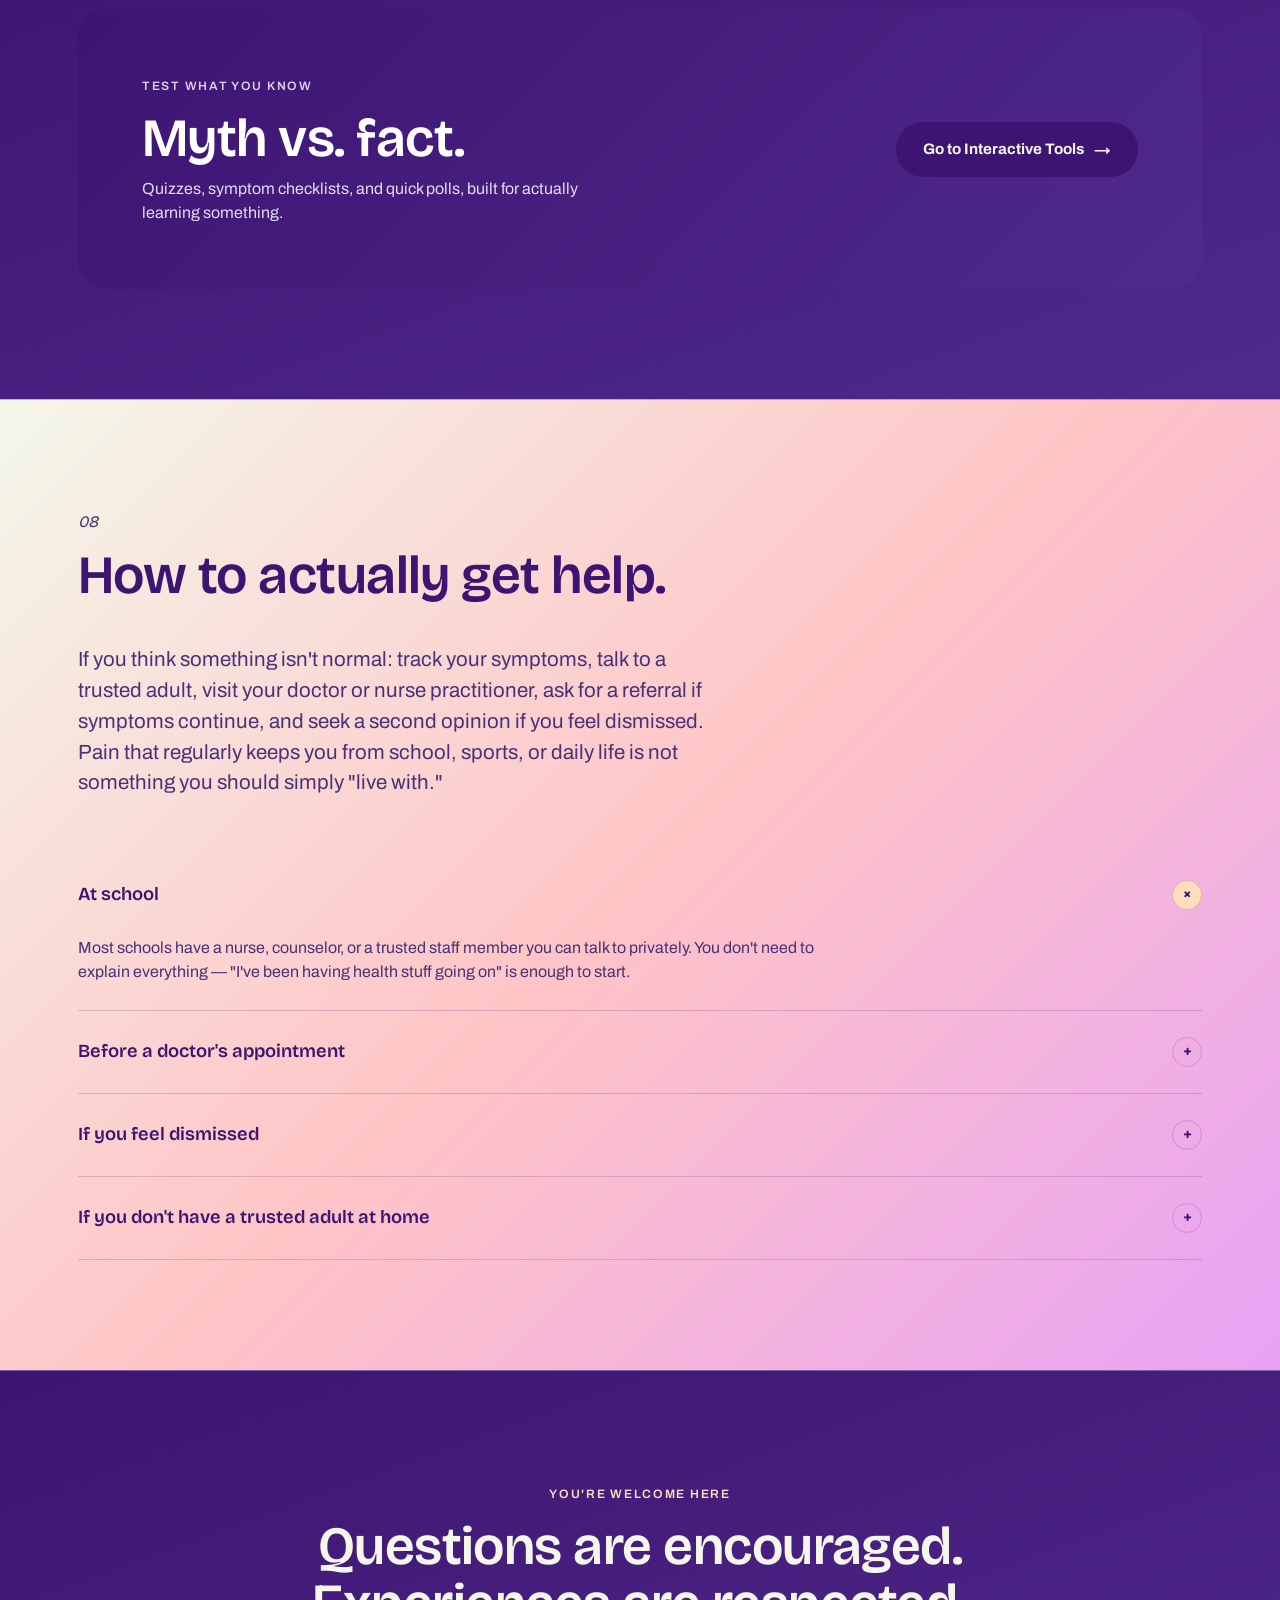
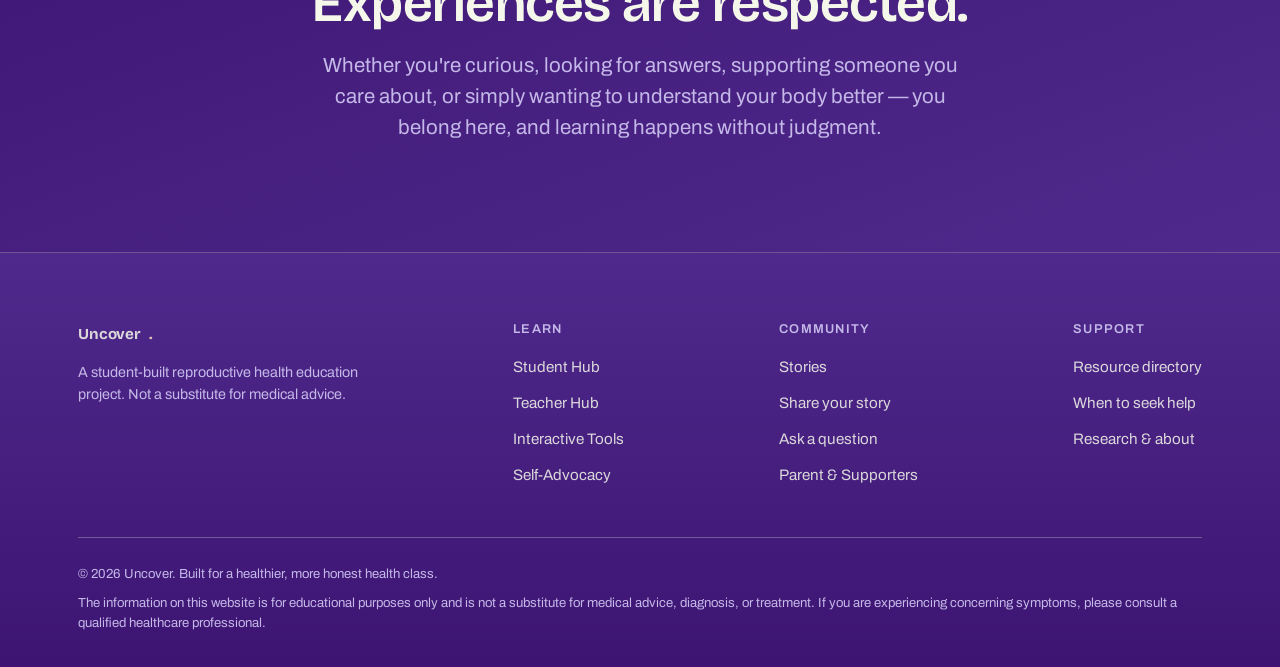
<file: students.html>
<!doctype html>
<html lang="en">
<head>
<meta charset="UTF-8">
<meta name="viewport" content="width=device-width, initial-scale=1.0">
<title>Student Hub — Uncover</title>
<meta name="description" content="Symptom guides, condition explainers, real stories, an anonymous ask-an-expert box, mental health support, and tools to help you seek help.">
<link rel="stylesheet" href="css/style.css">
</head>
<body>

<nav class="nav">
  <div class="wrap">
    <a href="index.html" class="logo">Uncover<span class="dot">.</span></a>
    <div class="nav-links">
      <a href="index.html">Home</a>
      <a href="students.html" class="active">Students</a>
      <a href="teachers.html">Teachers</a>
      <a href="parents.html">Parents</a>
      <a href="stories.html">Stories</a>
      <a href="learn.html">Learn</a>
      <a href="resources.html">Resources</a>
    </div>
    <button class="nav-toggle" aria-label="Toggle menu">☰</button>
  </div>
</nav>
<div class="ombre-bar"></div>

<header class="hero">
<div class="wrap">
  <div class="hero-tag"><span class="pip"></span> Welcome to the Student Hub</div>
  <h1>Learn about your body <em>on your terms.</em></h1>
  <p class="lede">Learn about your body, understand reproductive health, recognize symptoms that may need medical attention, and discover tools to advocate for yourself — all in one place, written for you, not around you.</p>
  <div class="pill-row" style="margin-top:34px;">
    <a href="#symptoms" class="pill">Know the signs</a>
    <a href="#conditions" class="pill">Conditions</a>
    <a href="#pain-tracker" class="pill">Pain tracker</a>
    <a href="#body" class="pill">Explore the body</a>
    <a href="#stories" class="pill">Stories</a>
    <a href="#ask" class="pill">Ask a question</a>
    <a href="#mental-health" class="pill">Mental health</a>
    <a href="#help" class="pill">Getting help</a>
  </div>
</div>
</header>

<div class="marquee">
  <div class="marquee-track">
    <span>Know the Signs</span><span>Endometriosis</span><span>PMOS</span><span>Fibroids</span><span>Adenomyosis</span><span>PMDD</span><span>Ask Anonymously</span><span>Mental Health</span>
    <span>Know the Signs</span><span>Endometriosis</span><span>PMOS</span><span>Fibroids</span><span>Adenomyosis</span><span>PMDD</span><span>Ask Anonymously</span><span>Mental Health</span>
  </div>
</div>

<!-- DASHBOARD -->
<section class="section light">
  <div class="wrap">
    <div class="section-head">
      <div>
        <span class="eyebrow">Student dashboard</span>
        <h2 style="margin-top:14px;">Where do you want to start?</h2>
      </div>
    </div>
    <div class="grid grid-3">
      <a href="#conditions" class="card">
        <div class="icon tint-pink">📚</div>
        <h3>Learn</h3>
        <p>Explore reproductive health topics, conditions, and how the menstrual cycle actually works.</p>
      </a>
      <a href="#symptoms" class="card">
        <div class="icon tint-purple">🩺</div>
        <h3>Know the Signs</h3>
        <p>Learn what symptoms are common, and which ones are worth discussing with a healthcare provider.</p>
      </a>
      <a href="#body" class="card">
        <div class="icon tint-sky">🧬</div>
        <h3>Explore the Body</h3>
        <p>See how different parts of the reproductive system work and connect to each other.</p>
      </a>
      <a href="learn.html" class="card">
        <div class="icon tint-orange">🎮</div>
        <h3>Games &amp; Quizzes</h3>
        <p>Test your knowledge with myth-vs-fact quizzes and quick polls.</p>
      </a>
      <a href="#stories" class="card">
        <div class="icon tint-lime">💬</div>
        <h3>Real Stories</h3>
        <p>Read anonymous experiences from people living with reproductive illnesses.</p>
      </a>
      <a href="advocacy.html" class="card">
        <div class="icon tint-purple">🧰</div>
        <h3>Self-Advocacy Toolkit</h3>
        <p>Prepare for appointments, track symptoms, and communicate with healthcare providers.</p>
      </a>
    </div>
  </div>
</section>

<!-- SYMPTOMS GUIDE -->
<section class="section" id="symptoms">
  <div class="wrap">
    <div class="section-head">
      <div>
        <span class="num">01</span>
        <h2 style="margin-top:14px;">What's normal, what's not.</h2>
      </div>
      <p class="lede">This isn't a diagnosis tool — it's a starting point for figuring out whether what you're feeling is worth bringing to a doctor, nurse, or trusted adult.</p>
    </div>
    <div class="grid grid-2">
      <div class="card" style="border-color:var(--lime);">
        <div class="icon tint-lime">✓</div>
        <h3>Usually normal</h3>
        <ul class="checklist" style="margin-top:20px;">
          <li class="check-row"><input type="checkbox" id="n1"><label for="n1">Periods that last 2–7 days</label></li>
          <li class="check-row"><input type="checkbox" id="n2"><label for="n2">Cycles anywhere from 21–35 days apart</label></li>
          <li class="check-row"><input type="checkbox" id="n3"><label for="n3">Cramping that responds to heat, rest, or over-the-counter pain relief</label></li>
          <li class="check-row"><input type="checkbox" id="n4"><label for="n4">Some mood changes or bloating in the days before your period</label></li>
        </ul>
      </div>
      <div class="card" style="border-color:var(--orange);">
        <div class="icon tint-orange">!</div>
        <h3>Worth telling someone about</h3>
        <ul class="checklist" style="margin-top:20px;">
          <li class="check-row flag"><input type="checkbox" id="f1"><label for="f1">Pain so severe it stops you from going to school or activities</label></li>
          <li class="check-row flag"><input type="checkbox" id="f2"><label for="f2">Periods lasting longer than 7 days, or soaking a pad/tampon every hour</label></li>
          <li class="check-row flag"><input type="checkbox" id="f3"><label for="f3">No period for 3+ months (and you're not pregnant)</label></li>
          <li class="check-row flag"><input type="checkbox" id="f4"><label for="f4">Bleeding between periods, or pain during daily activities</label></li>
        </ul>
      </div>
    </div>
    <div class="anon-note">
      <span>ⓘ</span>
      <span>Checking a box on the right doesn't mean something is wrong — it means it's worth a conversation. See <a href="#help" style="text-decoration:underline;">how to seek help</a> below.</span>
    </div>

    <h3 style="margin-top:44px; margin-bottom:18px;">Did you know?</h3>
    <div class="grid grid-4">
      <div class="card"><p>Many reproductive health conditions first develop during adolescence.</p></div>
      <div class="card"><p>Severe menstrual pain that prevents you from attending school, sports, or everyday activities is not something you should simply ignore.</p></div>
      <div class="card"><p>Everyone's experience with reproductive illnesses is different — two people with the same condition may have very different symptoms.</p></div>
      <div class="card"><p>Learning about your body helps you communicate more confidently with trusted adults and healthcare providers.</p></div>
    </div>
  </div>
</section>

<!-- CONDITIONS -->
<section class="section light" id="conditions">
  <div class="wrap">
    <div class="section-head">
      <div>
        <span class="num">02</span>
        <h2 style="margin-top:14px;">Five conditions worth knowing about.</h2>
      </div>
      <p class="lede">Students told us these come up again and again — and often go undiagnosed for years.</p>
    </div>
    <div class="grid grid-3">
      <div class="card">
        <div class="icon tint-pink">◆</div>
        <h3>Endometriosis</h3>
        <p>Tissue similar to the uterine lining grows outside the uterus, causing inflammation and pain that's often dismissed as "bad cramps."</p>
        <p class="tag-link" style="margin-top:16px; color:var(--muted); font-weight:500;">Symptoms: severe cramps, chronic pelvic pain, pain during/after sex, painful bowel movements, heavy bleeding, bloating, fertility problems.</p>
        <p class="tag-link" style="margin-top:10px; color:var(--muted); font-weight:400;">Treatment: pain medication, hormonal birth control, hormone therapy, surgery if needed.</p>
      </div>
      <div class="card">
        <div class="icon tint-purple">◆</div>
        <h3>PMOS <span style="font-weight:400; color:var(--muted); font-size:0.7em;">(formerly PCOS)</span></h3>
        <p>A hormonal condition that affects ovulation and insulin regulation. It's common — and commonly missed until symptoms are dismissed as "normal teen stuff."</p>
        <p class="tag-link" style="margin-top:16px; color:var(--muted); font-weight:500;">Symptoms: irregular or absent periods, acne, facial/body hair growth, weight gain, hair thinning, fatigue, dark skin patches, fertility challenges.</p>
        <p class="tag-link" style="margin-top:10px; color:var(--muted); font-weight:400;">Treatment: healthy lifestyle changes, hormonal birth control, insulin-resistance medication, regular monitoring.</p>
      </div>
      <div class="card">
        <div class="icon tint-sky">◆</div>
        <h3>Fibroids</h3>
        <p>Non-cancerous growths that develop in the uterus. Less common in teens but not impossible — and worth knowing about, especially with a family history.</p>
        <p class="tag-link" style="margin-top:16px; color:var(--muted); font-weight:500;">Symptoms: heavy periods, long cycles, pelvic pressure, frequent urination, constipation, lower back pain, pain during sex.</p>
        <p class="tag-link" style="margin-top:10px; color:var(--muted); font-weight:400;">Treatment: medication, pain relief, myomectomy, uterine artery embolization, hysterectomy in severe cases.</p>
      </div>
      <div class="card">
        <div class="icon tint-orange">◆</div>
        <h3>Adenomyosis</h3>
        <p>Similar to endometriosis, but the tissue grows into the muscular wall of the uterus itself, rather than outside it. Often causes heavy bleeding and severe, "knifelike" cramps.</p>
        <p class="tag-link" style="margin-top:16px; color:var(--muted); font-weight:500;">Symptoms: severe menstrual cramps, abdominal pressure and bloating, heavy prolonged bleeding with large clots, painful sex.</p>
        <p class="tag-link" style="margin-top:10px; color:var(--muted); font-weight:400;">Diagnosis: imaging (ultrasound or MRI) plus symptoms and a pelvic exam — no surgery required to diagnose it.</p>
      </div>
      <div class="card">
        <div class="icon tint-lime">◆</div>
        <h3>PMDD</h3>
        <p>Premenstrual Dysphoric Disorder is a much more severe form of PMS — a serious, chronic condition, not just "bad moods before your period."</p>
        <p class="tag-link" style="margin-top:16px; color:var(--muted); font-weight:500;">Symptoms: depressed mood, intense anxiety, mood swings, irritability, trouble concentrating, fatigue, appetite/sleep changes — severe enough to disrupt daily life.</p>
        <p class="tag-link" style="margin-top:10px; color:var(--muted); font-weight:400;">Treatment: diet changes, exercise, stress management, sometimes therapy or medication.</p>
      </div>
    </div>

    <div class="stats-row" style="padding:44px 0 8px;">
      <div>
        <span class="stat-num">7–10 yrs</span>
        <p class="stat-label">Average delay to an endometriosis diagnosis</p>
      </div>
      <div>
        <span class="stat-num">1 in 10</span>
        <p class="stat-label">Will be diagnosed with endometriosis</p>
      </div>
      <div>
        <span class="stat-num">Menarche</span>
        <p class="stat-label">Symptoms often begin soon after your first period</p>
      </div>
    </div>
    <p class="form-note">Stats: Endometriosis Foundation of America (<a href="https://www.endofound.org" target="_blank" rel="noopener" style="text-decoration:underline;">endofound.org</a>) — estimates vary by source.</p>

    <div class="divider"></div>

    <h3 style="margin-bottom:24px;">Myths that delay diagnosis.</h3>
    <div class="grid grid-2">
      <div class="card">
        <p style="font-weight:600;">"You're just trying to get out of class."</p>
        <p style="margin-top:10px;">Fatigue and pain genuinely make it hard to concentrate — and for most people with endometriosis, pain doesn't actually improve with over-the-counter medication.</p>
      </div>
      <div class="card">
        <p style="font-weight:600;">"Only adults get reproductive health conditions."</p>
        <p style="margin-top:10px;">Many conditions begin during adolescence, often right after a first period, and can worsen over time if untreated.</p>
      </div>
      <div class="card">
        <p style="font-weight:600;">"You don't have heavy bleeding, so it can't be endo."</p>
        <p style="margin-top:10px;">There's no single "required" symptom — the presence of any of these patterns is worth a conversation, not a checklist to fully match.</p>
      </div>
      <div class="card">
        <p style="font-weight:600;">"Fibroids are cancerous tumors."</p>
        <p style="margin-top:10px;">Fibroids are non-cancerous growths. They can still cause real symptoms worth treating, but they aren't cancer.</p>
      </div>
    </div>

    <p class="form-note" style="margin-top:24px;">This is general education, not medical advice — symptoms vary a lot between people. A doctor is the only one who can diagnose any of these.</p>
  </div>
</section>

<!-- PAIN TRACKER -->
<section class="section" id="pain-tracker">
  <div class="wrap">
    <div class="section-head">
      <div>
        <span class="num">03</span>
        <h2 style="margin-top:14px;">Track your pain, before your appointment.</h2>
      </div>
      <p class="lede">Doctors take specifics seriously. Build a quick pain profile here, then copy it into your notes app before your visit — takes about a minute.</p>
    </div>

    <div class="quiz-card" style="max-width:840px; margin:0 auto;">
      <h3>Where does it hurt, and when?</h3>
      <p class="form-note" style="margin:10px 0 20px;">Check any that apply — an area can have more than one.</p>
      <div style="overflow-x:auto;">
        <table class="pain-map-table" id="pain-map">
          <thead>
            <tr><th>Area</th><th>During period</th><th>Other times</th><th>Constant</th></tr>
          </thead>
          <tbody>
            <tr><td>Lower belly / pelvis</td><td><input type="checkbox" data-area="Lower belly/pelvis" data-when="during period"></td><td><input type="checkbox" data-area="Lower belly/pelvis" data-when="other times"></td><td><input type="checkbox" data-area="Lower belly/pelvis" data-when="constant"></td></tr>
            <tr><td>Lower back</td><td><input type="checkbox" data-area="Lower back" data-when="during period"></td><td><input type="checkbox" data-area="Lower back" data-when="other times"></td><td><input type="checkbox" data-area="Lower back" data-when="constant"></td></tr>
            <tr><td>Legs or thighs</td><td><input type="checkbox" data-area="Legs/thighs" data-when="during period"></td><td><input type="checkbox" data-area="Legs/thighs" data-when="other times"></td><td><input type="checkbox" data-area="Legs/thighs" data-when="constant"></td></tr>
            <tr><td>Headaches</td><td><input type="checkbox" data-area="Headaches" data-when="during period"></td><td><input type="checkbox" data-area="Headaches" data-when="other times"></td><td><input type="checkbox" data-area="Headaches" data-when="constant"></td></tr>
            <tr><td>During bowel movements or urination</td><td><input type="checkbox" data-area="Bowel movements/urination" data-when="during period"></td><td><input type="checkbox" data-area="Bowel movements/urination" data-when="other times"></td><td><input type="checkbox" data-area="Bowel movements/urination" data-when="constant"></td></tr>
          </tbody>
        </table>
      </div>

      <h3 style="margin-top:32px;">How's it affecting your day?</h3>
      <div class="checklist" id="pain-impact" style="margin-top:16px;">
        <label class="check-row"><input type="checkbox" value="Missed school or activities"> Missed school or activities</label>
        <label class="check-row"><input type="checkbox" value="Trouble concentrating or sleeping"> Trouble concentrating or sleeping</label>
        <label class="check-row"><input type="checkbox" value="Needed to leave class or an event early"> Needed to leave class or an event early</label>
        <label class="check-row"><input type="checkbox" value="Nausea, vomiting, or dizziness alongside the pain"> Nausea, vomiting, or dizziness alongside the pain</label>
      </div>

      <h3 style="margin-top:32px;">What helps, even a little?</h3>
      <div class="checklist" id="pain-relief" style="margin-top:16px;">
        <label class="check-row"><input type="checkbox" value="Heat (heating pad, warm bath)"> Heat (heating pad, warm bath)</label>
        <label class="check-row"><input type="checkbox" value="Rest"> Rest</label>
        <label class="check-row"><input type="checkbox" value="Over-the-counter pain medication"> Over-the-counter pain medication</label>
        <label class="check-row"><input type="checkbox" value="Nothing has really helped yet"> Nothing has really helped yet</label>
      </div>

      <button class="btn btn-primary" id="pain-generate" style="margin-top:28px;">Build my summary <span class="btn-arrow">→</span></button>
      <div class="score-result" id="pain-summary"></div>
    </div>
    <p class="form-note" style="text-align:center; margin-top:20px;">Nothing here is saved or sent anywhere — it only exists in this page until you close it. Format inspired by symptom-tracking guidance from the <a href="https://www.endofound.org" target="_blank" rel="noopener" style="text-decoration:underline;">Endometriosis Foundation of America</a>.</p>
  </div>
</section>

<!-- EXPLORE THE BODY -->
<section class="section light" id="body">
  <div class="wrap">
    <div class="section-head">
      <div>
        <span class="num">04</span>
        <h2 style="margin-top:14px;">Explore the body.</h2>
      </div>
      <p class="lede">Ever wondered what your ovaries actually do, or why hormones affect your whole body, not just your cycle? Open each one below.</p>
    </div>
    <div class="accordion">
      <details class="accordion-item" open>
        <summary>Brain<span class="plus">+</span></summary>
        <div class="accordion-body">Your brain (specifically the hypothalamus and pituitary gland) sends the hormone signals that kick off your whole menstrual cycle. It's why stress, sleep, and mental health can genuinely shift your cycle too.</div>
      </details>
      <details class="accordion-item">
        <summary>Ovaries<span class="plus">+</span></summary>
        <div class="accordion-body">Two small organs that store eggs and release one during ovulation, roughly midway through your cycle. They also produce estrogen and progesterone — the hormones behind most of your cycle's symptoms. This is where PMOS and ovarian cysts show up.</div>
      </details>
      <details class="accordion-item">
        <summary>Fallopian tubes<span class="plus">+</span></summary>
        <div class="accordion-body">The pathway an egg travels from an ovary to the uterus, and where fertilization happens if sperm is present.</div>
      </details>
      <details class="accordion-item">
        <summary>Uterus<span class="plus">+</span></summary>
        <div class="accordion-body">Builds up a lining each cycle in case of pregnancy, then sheds it as your period if pregnancy doesn't happen. This is where fibroids, adenomyosis, and endometriosis-related pain often center.</div>
      </details>
      <details class="accordion-item">
        <summary>Pelvic floor<span class="plus">+</span></summary>
        <div class="accordion-body">The muscles that support your pelvic organs. They can tense up in response to chronic pain, which is part of why conditions like endometriosis can cause pain beyond just "period cramps" — and why pelvic floor physical therapy is a real treatment option.</div>
      </details>
      <details class="accordion-item">
        <summary>Bladder &amp; bowel<span class="plus">+</span></summary>
        <div class="accordion-body">Sitting right next to the uterus and ovaries, these can be affected when endometriosis tissue grows nearby — which is why pain during urination or bowel movements around your period is worth mentioning to a doctor, not something to just push through.</div>
      </details>
    </div>
  </div>
</section>

<!-- STORIES PREVIEW -->
<section class="section" id="stories">
  <div class="wrap">
    <div class="section-head">
      <div>
        <span class="num">05</span>
        <h2 style="margin-top:14px;">You're not the only one.</h2>
      </div>
      <a href="stories.html" class="btn btn-outline">Read all stories <span class="btn-arrow">→</span></a>
    </div>
    <div class="grid grid-2">
      <div class="card">
        <p style="font-family:var(--font-display); font-size:1.2rem; font-style:italic;">"I brought a symptom list to my appointment because I didn't trust myself to remember everything once I was in the room. It worked — my doctor took it seriously."</p>
        <p class="tag-link" style="color:var(--muted); margin-top:20px;">— Anonymous, age 17</p>
      </div>
      <div class="card">
        <p style="font-family:var(--font-display); font-size:1.2rem; font-style:italic;">"Finding out other girls had the same pain I did, and weren't believed either, made me finally push for a second opinion."</p>
        <p class="tag-link" style="color:var(--muted); margin-top:20px;">— Anonymous, age 16</p>
      </div>
    </div>
  </div>
</section>

<!-- ASK AN EXPERT -->
<section class="section light" id="ask">
  <div class="wrap two-col">
    <div>
      <span class="num">06</span>
      <h2 style="margin-top:14px;">Ask, anonymously.</h2>
      <p class="lede" style="margin-top:18px;">No names, no accounts. Submit a question you'd never ask out loud — we'll use real (anonymized) questions to build out the resources on this site.</p>
      <p style="margin-top:18px; font-weight:600;">Students have asked things like:</p>
      <ul class="pill-row" style="margin-top:12px;">
        <li class="pill">Is my period normal?</li>
        <li class="pill">How do I know if I have endometriosis?</li>
        <li class="pill">What should I tell my doctor?</li>
        <li class="pill">Is severe pain normal?</li>
        <li class="pill">Can teenagers have these conditions?</li>
        <li class="pill">How do I advocate for myself if I'm ignored?</li>
      </ul>
      <div class="anon-note">
        <span>ⓘ</span>
        <span>This is a prototype: the form below doesn't send anywhere yet. On the live version, questions would go to a moderated, anonymous inbox reviewed by a health educator — never a public post.</span>
      </div>
    </div>
    <form class="card" onsubmit="event.preventDefault(); document.getElementById('ask-confirm').style.display='block'; this.reset();">
      <div class="field">
        <label for="ask-topic">Topic</label>
        <select id="ask-topic">
          <option>Periods & cycles</option>
          <option>Pain or symptoms</option>
          <option>PMOS, endometriosis, fibroids, adenomyosis, or PMDD</option>
          <option>Mental health</option>
          <option>Talking to a doctor</option>
          <option>Something else</option>
        </select>
      </div>
      <div class="field">
        <label for="ask-question">Your question</label>
        <textarea id="ask-question" placeholder="Ask anything — there's no wrong question here." required></textarea>
      </div>
      <button type="submit" class="btn btn-primary">Submit anonymously <span class="btn-arrow">→</span></button>
      <p id="ask-confirm" style="display:none; margin-top:16px; color:var(--ink); font-weight:600; font-size:0.9rem;">Thanks — in the live version, your question would now be on its way to a health educator.</p>
    </form>
  </div>
</section>

<!-- MENTAL HEALTH -->
<section class="section" id="mental-health">
  <div class="wrap">
    <div class="section-head">
      <div>
        <span class="num">07</span>
        <h2 style="margin-top:14px;">Chronic pain affects more than your body.</h2>
      </div>
      <p class="lede">Living with unexplained pain, or waiting years for a diagnosis, takes a toll. You may experience anxiety, depression, stress, isolation, or fatigue — that's real, and support for it matters too.</p>
    </div>
    <div class="grid grid-3">
      <div class="card">
        <div class="icon tint-purple">🧠</div>
        <h3>You're allowed to be frustrated</h3>
        <p>Feeling dismissed by doctors, teachers, or even friends is exhausting. That frustration is a reasonable response, not an overreaction.</p>
      </div>
      <div class="card">
        <div class="icon tint-pink">💛</div>
        <h3>Coping isn't fixing</h3>
        <p>Heat, rest, movement, and talking to someone you trust won't cure a condition — but they can make hard days more bearable while you get answers.</p>
      </div>
      <div class="card">
        <div class="icon tint-sky">🗣️</div>
        <h3>Find your person</h3>
        <p>A school counselor, nurse, trusted teacher, or older sibling — pick one person to loop in so you're not carrying this alone.</p>
      </div>
    </div>

    <h3 style="margin-top:44px; margin-bottom:18px;">Healthy coping strategies</h3>
    <ul class="pill-row">
      <li class="pill">Talking with someone you trust</li>
      <li class="pill">Joining a support group</li>
      <li class="pill">Gentle exercise</li>
      <li class="pill">Journaling</li>
      <li class="pill">Mindfulness</li>
      <li class="pill">Counselling</li>
      <li class="pill">Getting enough sleep</li>
    </ul>

    <a href="resources.html#help" class="btn btn-dark" style="margin-top:36px;">See mental health resources <span class="btn-arrow">→</span></a>
  </div>
</section>

<!-- LEARNING JOURNEY -->
<section class="section light">
  <div class="wrap">
    <div class="section-head">
      <div>
        <span class="eyebrow">Your learning journey</span>
        <h2 style="margin-top:14px;">Six steps, at your own pace.</h2>
      </div>
    </div>
    <div class="grid grid-3">
      <div class="card"><div class="icon tint-pink">1</div><h3>Learn about reproductive health</h3></div>
      <div class="card"><div class="icon tint-purple">2</div><h3>Understand reproductive illnesses</h3></div>
      <div class="card"><div class="icon tint-sky">3</div><h3>Recognize symptoms</h3></div>
      <div class="card"><div class="icon tint-orange">4</div><h3>Hear real stories</h3></div>
      <div class="card"><div class="icon tint-lime">5</div><h3>Learn self-advocacy</h3></div>
      <div class="card"><div class="icon tint-purple">6</div><h3>Know where to get support</h3></div>
    </div>
  </div>
</section>

<!-- LEARNING TOOLS TEASER -->
<section class="section">
  <div class="wrap">
    <div class="banner">
      <div>
        <span class="eyebrow" style="color:rgba(255,255,255,0.8);">Test what you know</span>
        <h2 style="margin-top:14px; color:#fff;">Myth vs. fact.</h2>
        <p style="color:rgba(255,255,255,0.85); margin-top:10px; max-width:480px;">Quizzes, symptom checklists, and quick polls, built for actually learning something.</p>
      </div>
      <a href="learn.html" class="btn btn-dark">Go to Interactive Tools <span class="btn-arrow">→</span></a>
    </div>
  </div>
</section>

<!-- SEEKING HELP -->
<section class="section light" id="help">
  <div class="wrap">
    <div class="section-head">
      <div>
        <span class="num">08</span>
        <h2 style="margin-top:14px;">How to actually get help.</h2>
      </div>
      <p class="lede">If you think something isn't normal: track your symptoms, talk to a trusted adult, visit your doctor or nurse practitioner, ask for a referral if symptoms continue, and seek a second opinion if you feel dismissed. Pain that regularly keeps you from school, sports, or daily life is not something you should simply "live with."</p>
    </div>
    <div class="accordion">
      <details class="accordion-item" open>
        <summary>At school<span class="plus">+</span></summary>
        <div class="accordion-body">Most schools have a nurse, counselor, or a trusted staff member you can talk to privately. You don't need to explain everything — "I've been having health stuff going on" is enough to start.</div>
      </details>
      <details class="accordion-item">
        <summary>Before a doctor's appointment<span class="plus">+</span></summary>
        <div class="accordion-body">Track your symptoms using a period app, journal, or our <a href="#pain-tracker" style="text-decoration:underline;">pain tracker</a>. It's easy to forget details under pressure — a list helps you (and your doctor) take it seriously.</div>
      </details>
      <details class="accordion-item">
        <summary>If you feel dismissed<span class="plus">+</span></summary>
        <div class="accordion-body">You're allowed to ask questions, request a referral to a gynecologist, or seek a second opinion. "This doesn't feel resolved to me" is a completely valid thing to say.</div>
      </details>
      <details class="accordion-item">
        <summary>If you don't have a trusted adult at home<span class="plus">+</span></summary>
        <div class="accordion-body">A school nurse or counselor can often connect you with community health resources. See our <a href="resources.html">resource directory</a> for options that don't require a parent to access.</div>
      </details>
    </div>
  </div>
</section>

<!-- SAFE SPACE PROMISE -->
<section class="section">
  <div class="wrap" style="text-align:center; max-width:720px;">
    <span class="eyebrow">You're welcome here</span>
    <h2 style="margin-top:14px;">Questions are encouraged. Experiences are respected.</h2>
    <p class="lede" style="margin:18px auto 0;">Whether you're curious, looking for answers, supporting someone you care about, or simply wanting to understand your body better — you belong here, and learning happens without judgment.</p>
  </div>
</section>

<footer>
  <div class="wrap">
    <div class="foot-top">
      <div class="foot-col" style="max-width:280px;">
        <a href="index.html" class="logo">Uncover<span class="dot">.</span></a>
        <p class="muted" style="margin-top:16px; font-size:0.9rem;">A student-built reproductive health education project. Not a substitute for medical advice.</p>
      </div>
      <div class="foot-col">
        <h4>Learn</h4>
        <ul>
          <li><a href="students.html">Student Hub</a></li>
          <li><a href="teachers.html">Teacher Hub</a></li>
          <li><a href="learn.html">Interactive Tools</a></li>
          <li><a href="advocacy.html">Self-Advocacy</a></li>
        </ul>
      </div>
      <div class="foot-col">
        <h4>Community</h4>
        <ul>
          <li><a href="stories.html">Stories</a></li>
          <li><a href="stories.html#share">Share your story</a></li>
          <li><a href="students.html#ask">Ask a question</a></li>
          <li><a href="parents.html">Parent & Supporters</a></li>
        </ul>
      </div>
      <div class="foot-col">
        <h4>Support</h4>
        <ul>
          <li><a href="resources.html">Resource directory</a></li>
          <li><a href="resources.html#help">When to seek help</a></li>
          <li><a href="research.html">Research & about</a></li>
        </ul>
      </div>
    </div>
    <div class="foot-bottom" style="flex-direction:column; align-items:flex-start; gap:10px;">
      <span>© <span data-year></span> Uncover. Built for a healthier, more honest health class.</span>
      <span>The information on this website is for educational purposes only and is not a substitute for medical advice, diagnosis, or treatment. If you are experiencing concerning symptoms, please consult a qualified healthcare professional.</span>
    </div>
  </div>
</footer>

<a href="#" class="exit-btn" data-quick-exit>Quick exit</a>

<script src="js/main.js"></script>
<script src="js/motion.js"></script>
<script src="js/paintracker.js"></script>
</body>
</html>
</file>
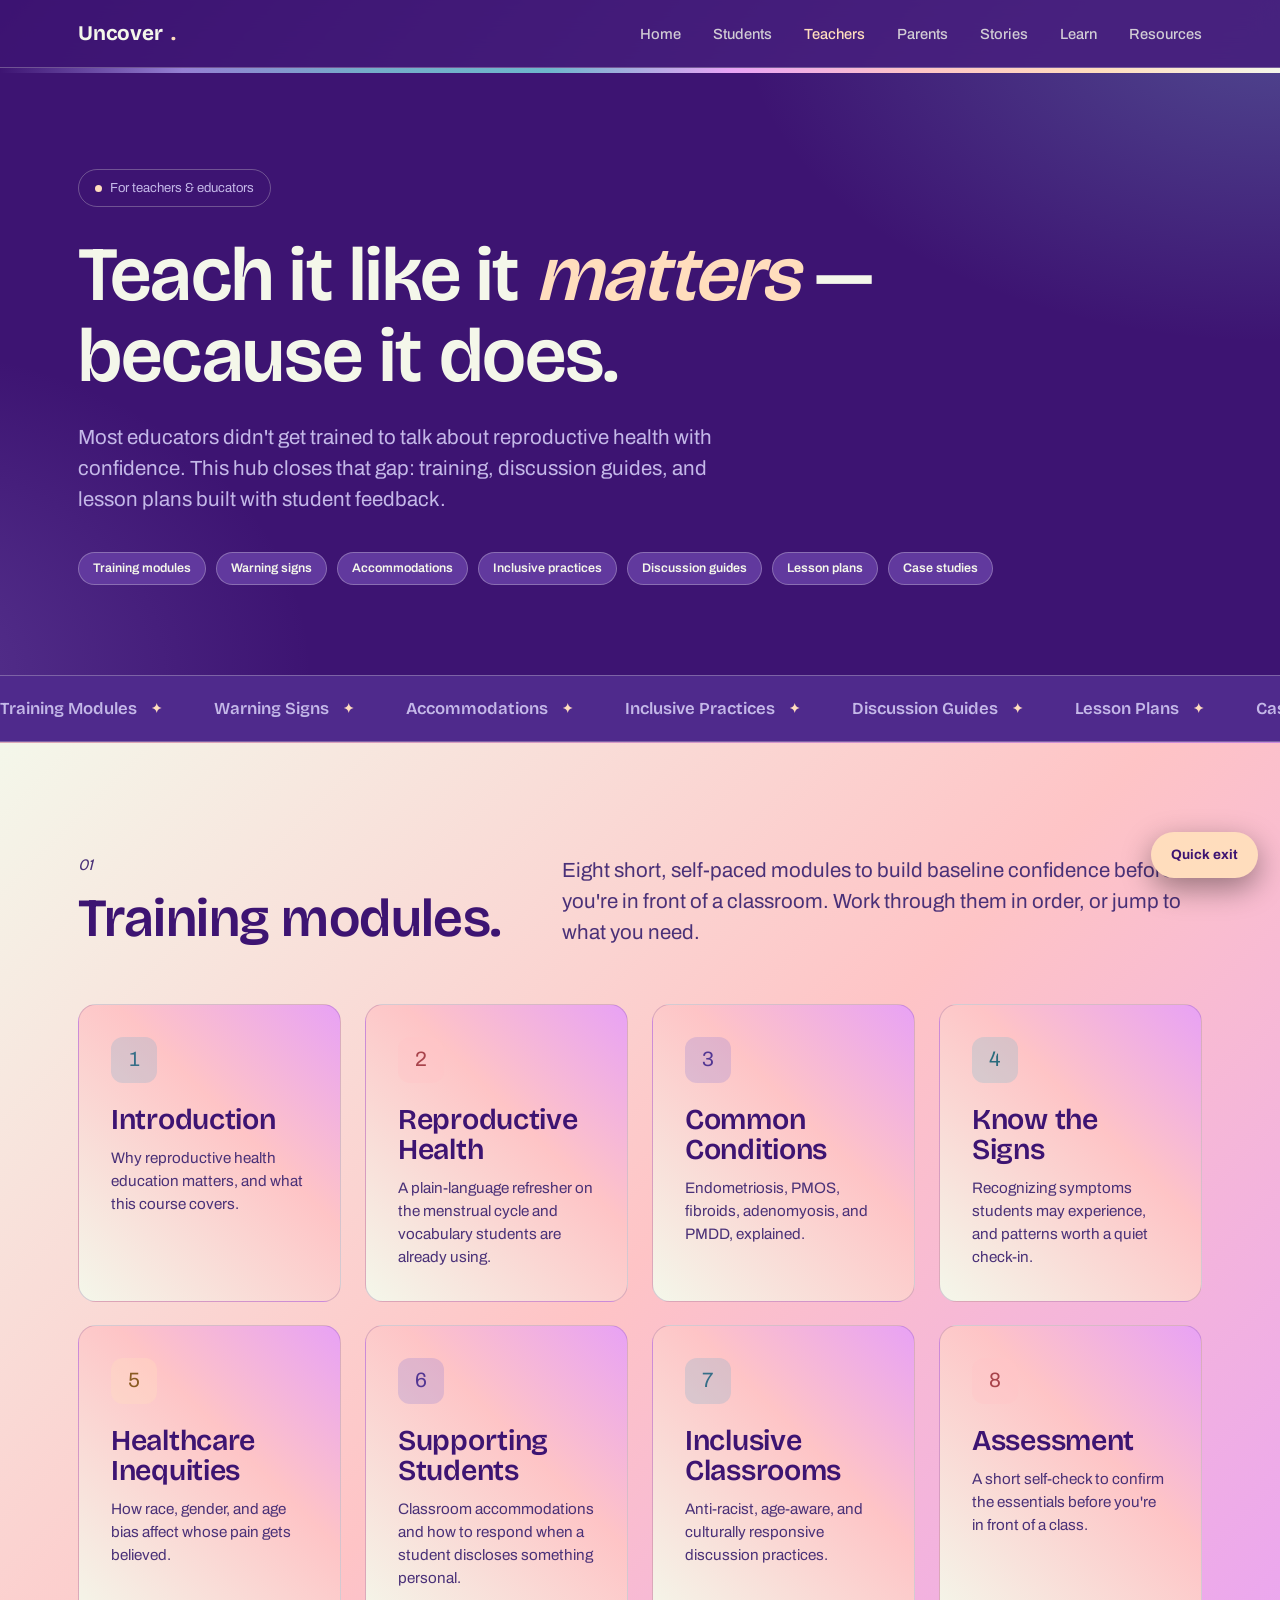
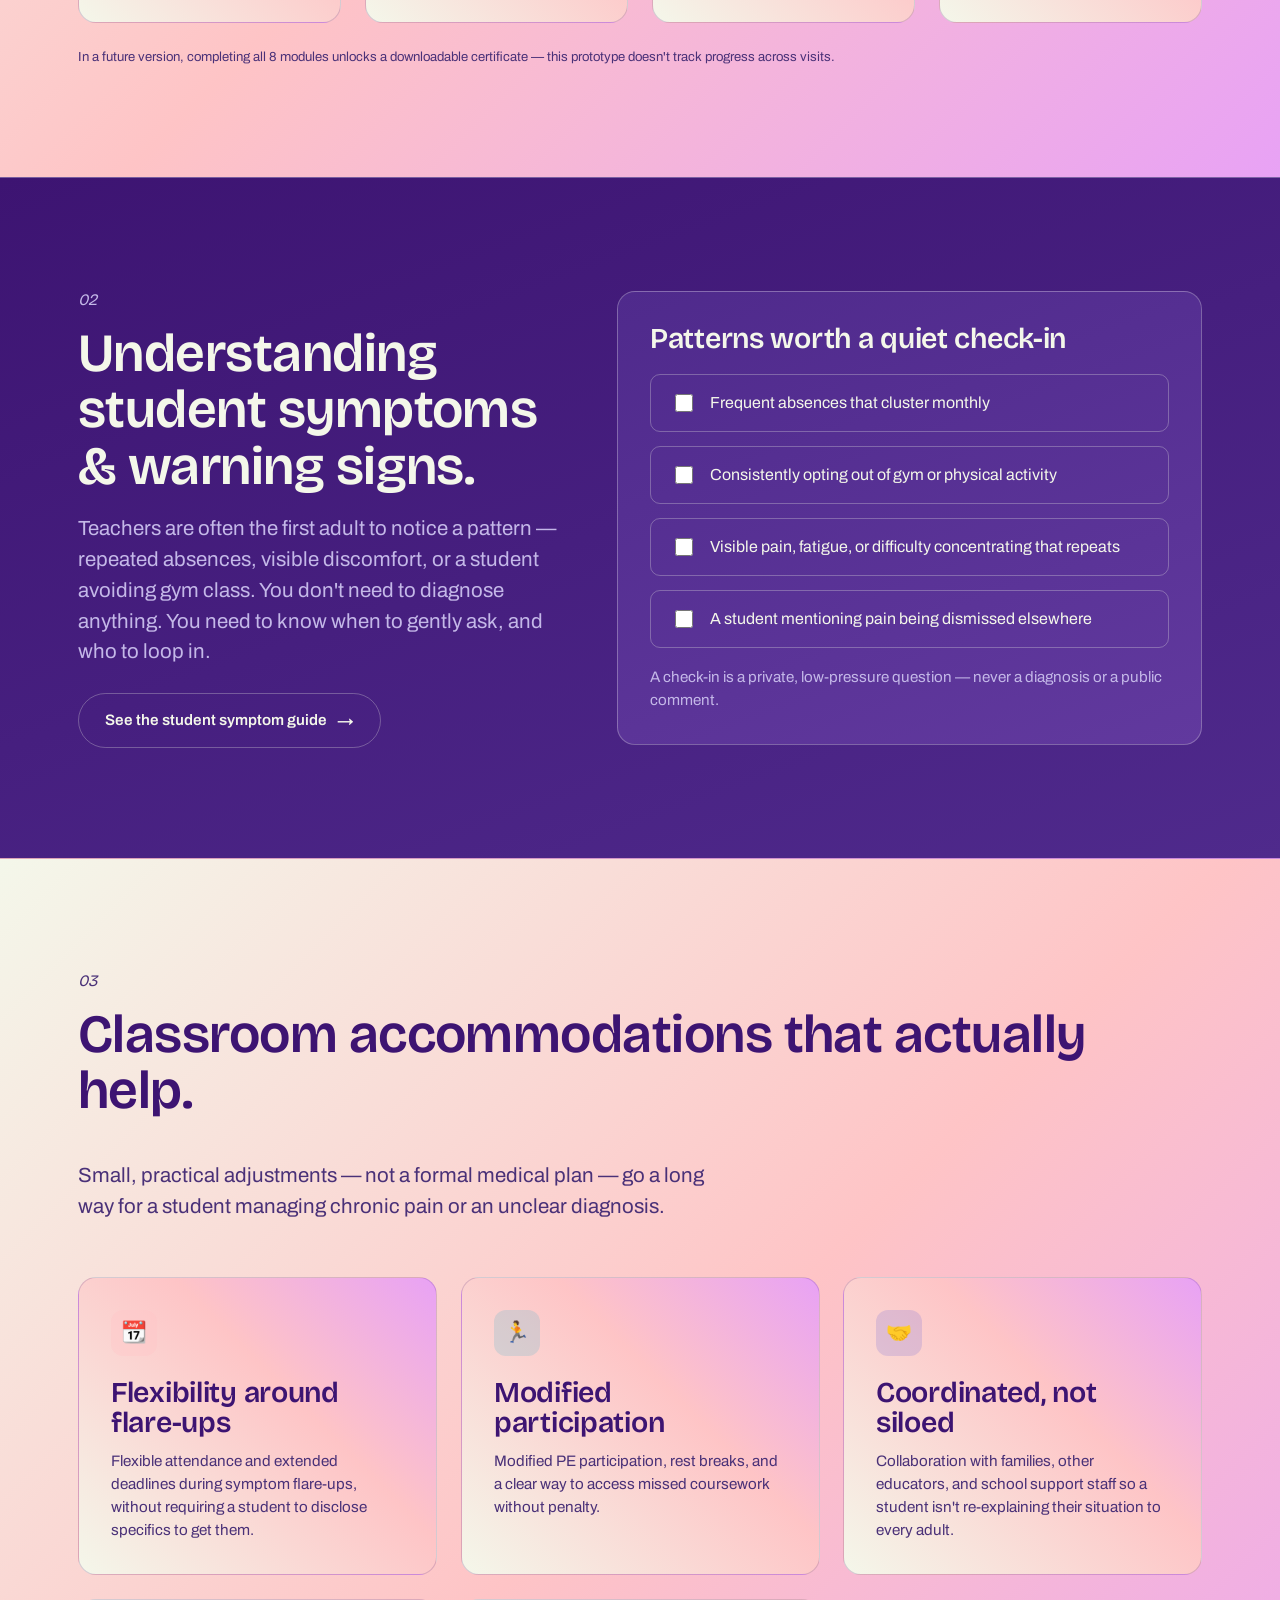
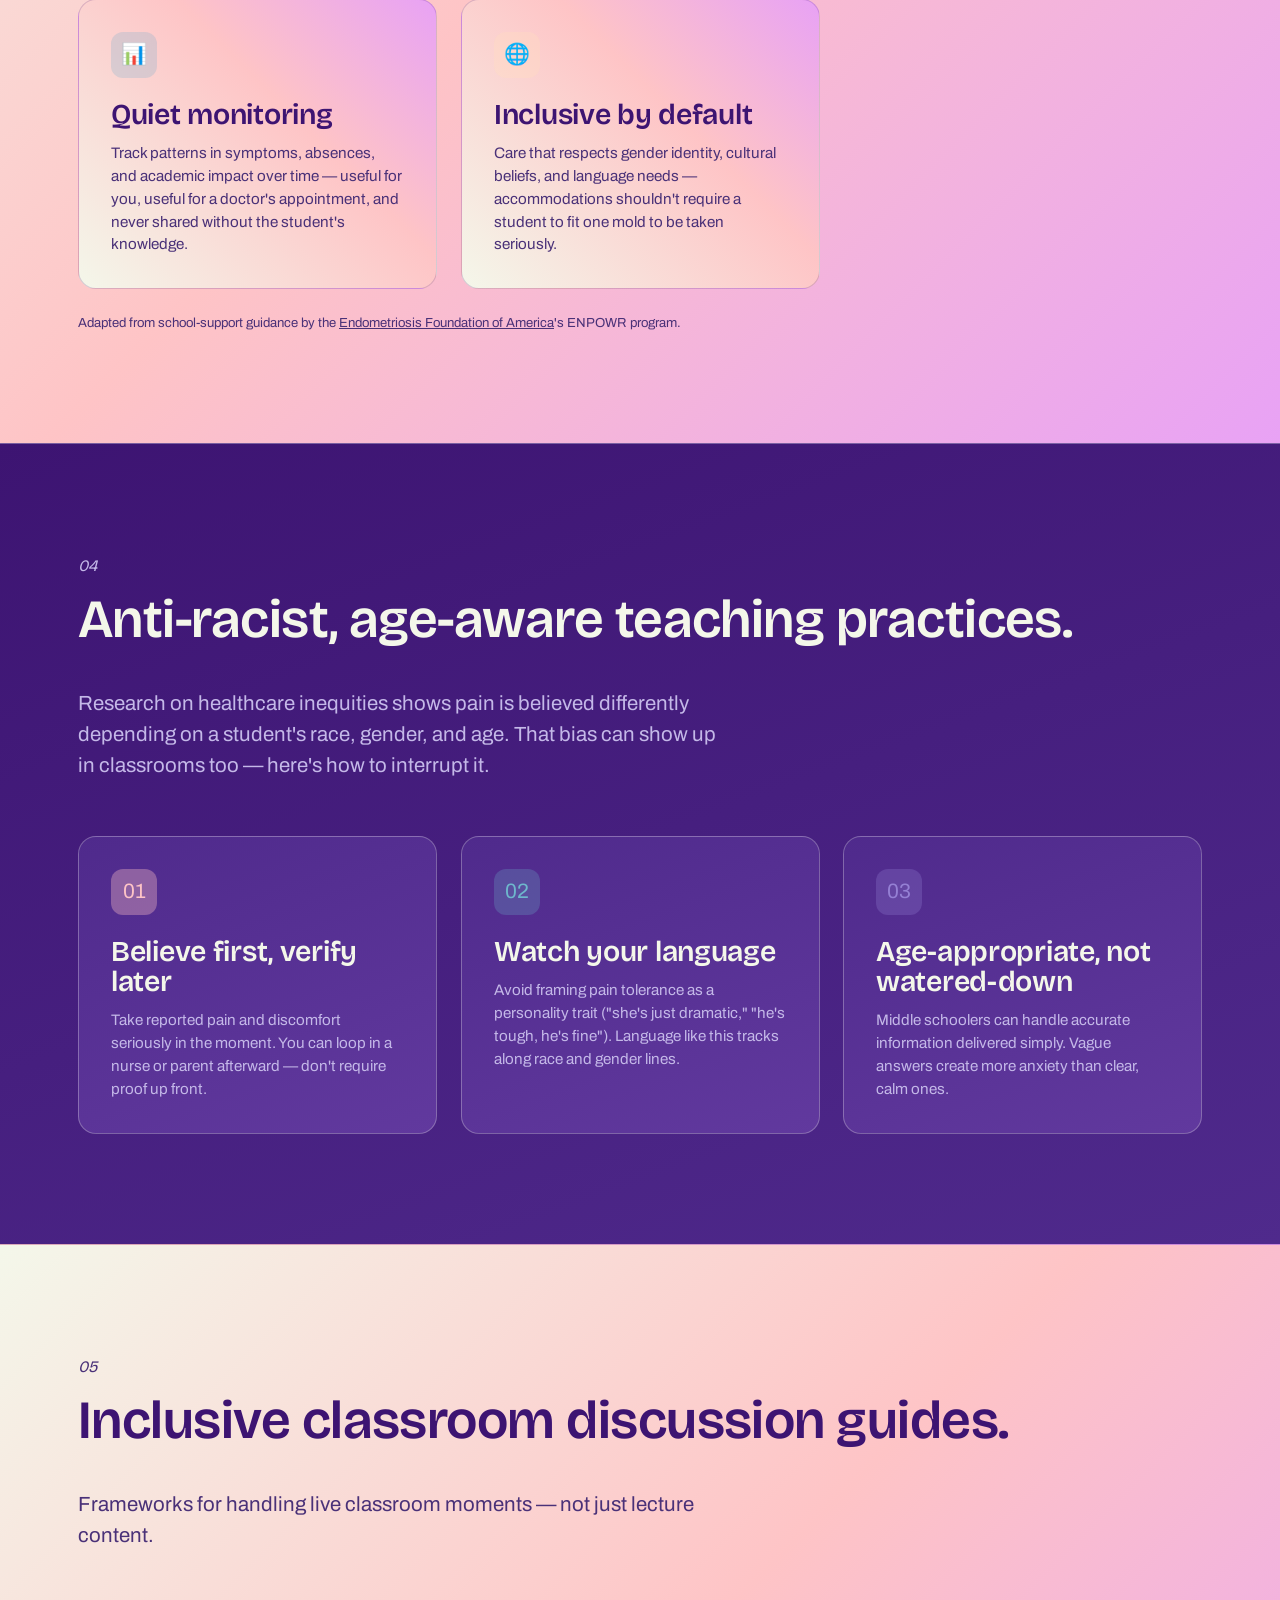
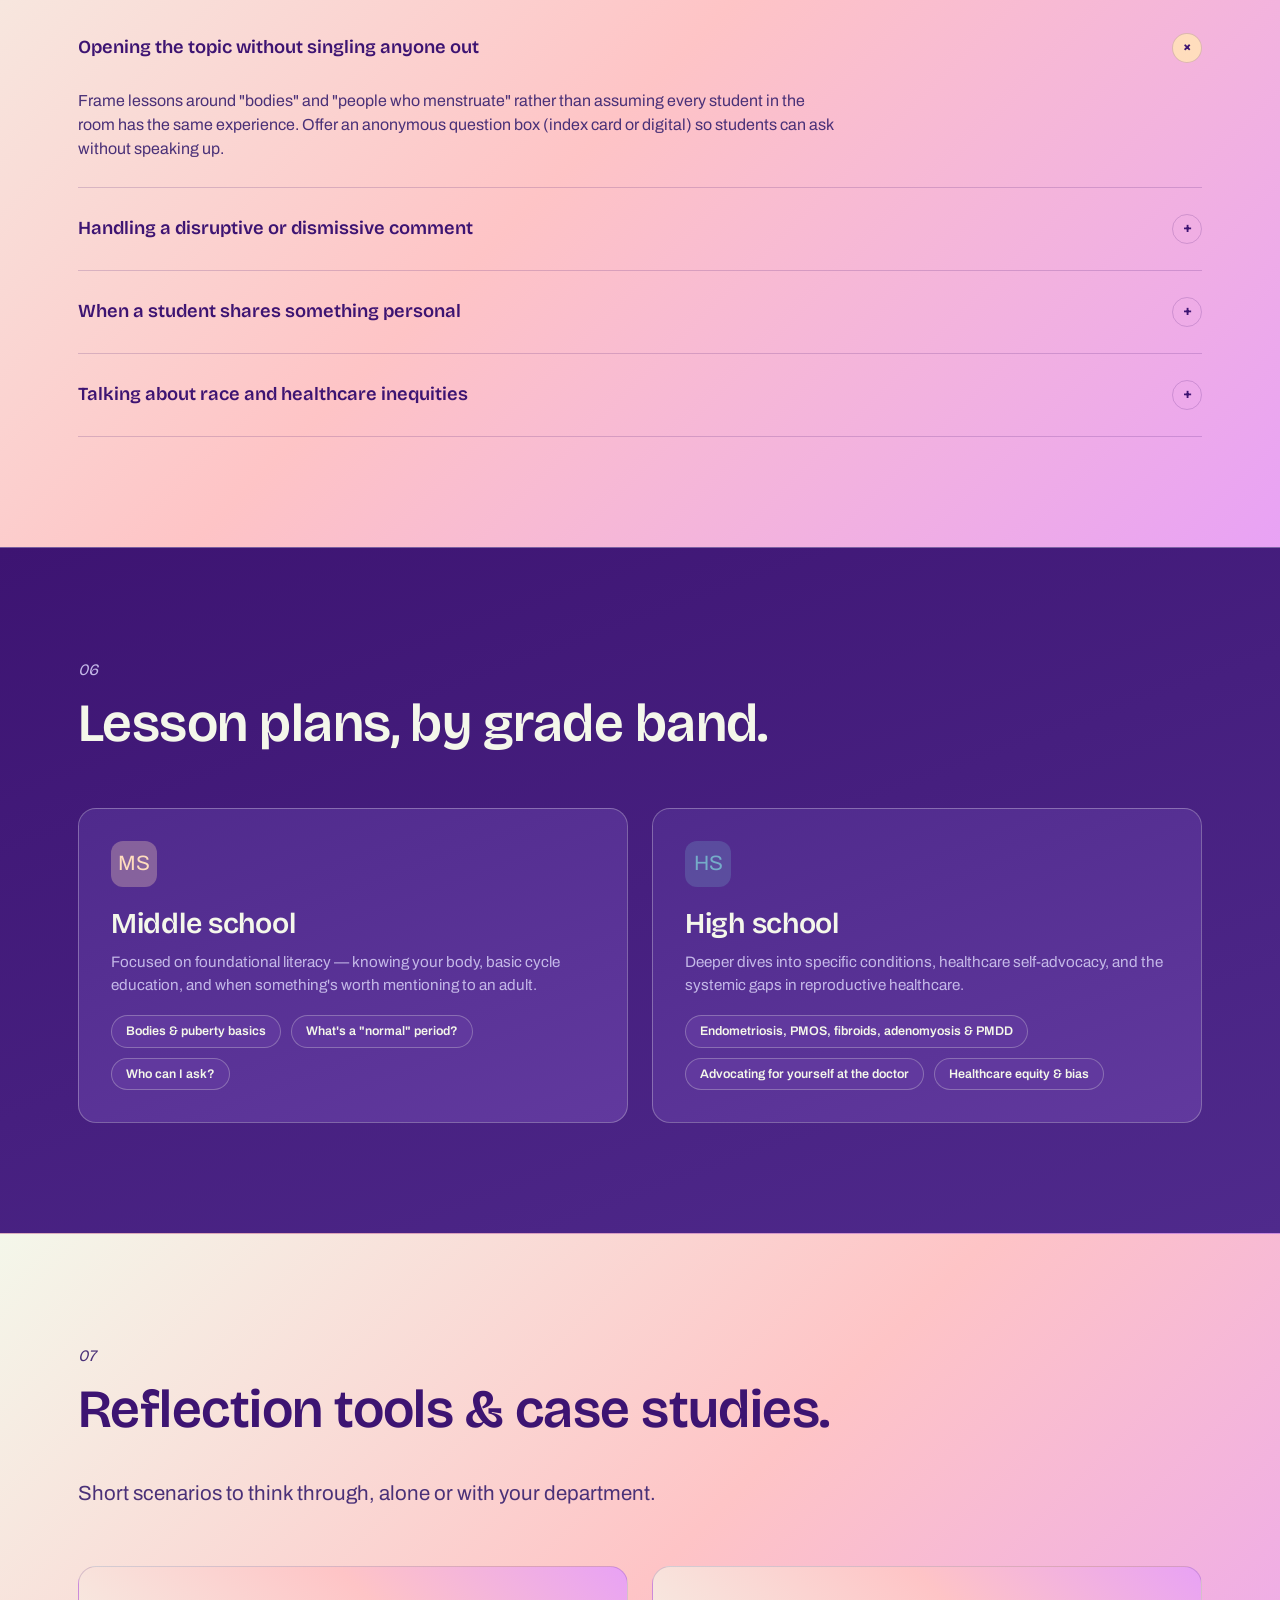
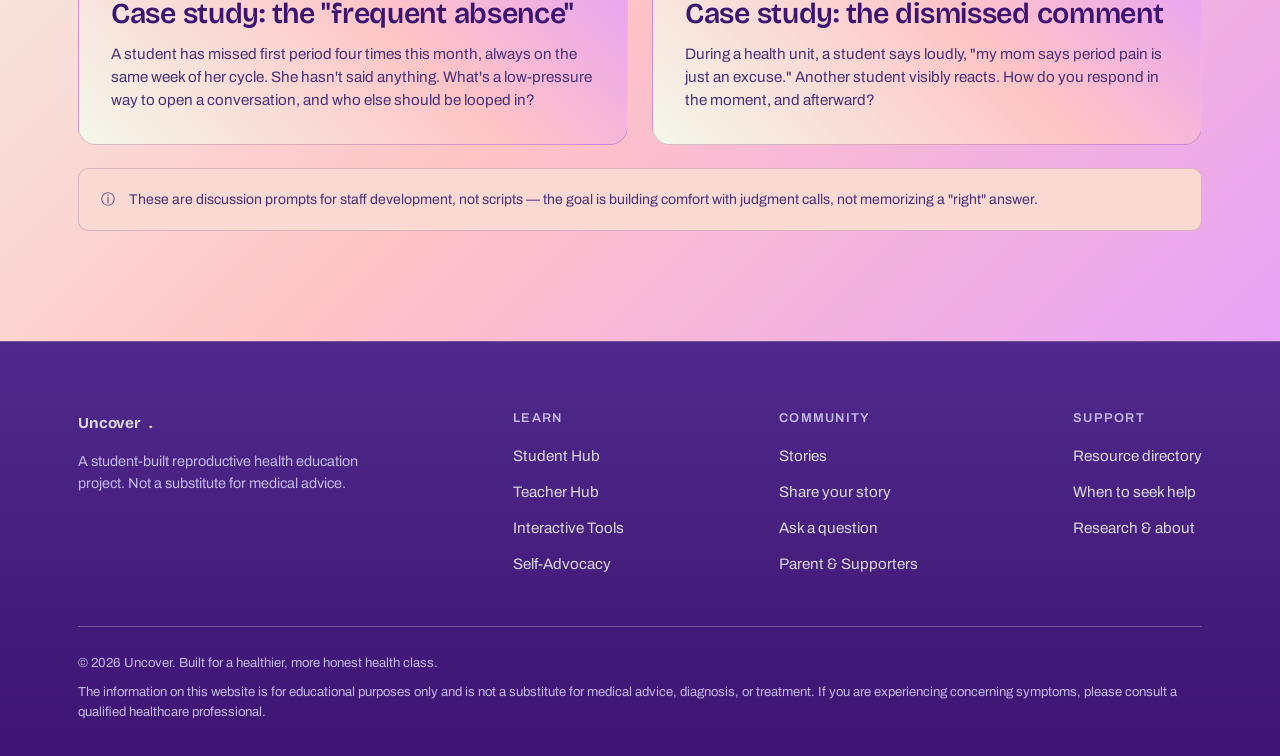
<file: teachers.html>
<!doctype html>
<html lang="en">
<head>
<meta charset="UTF-8">
<meta name="viewport" content="width=device-width, initial-scale=1.0">
<title>For Teachers — Uncover</title>
<meta name="description" content="Training modules, inclusive discussion guides, lesson plans, and case studies for teaching reproductive health with confidence.">
<link rel="stylesheet" href="css/style.css">
</head>
<body>

<nav class="nav">
  <div class="wrap">
    <a href="index.html" class="logo">Uncover<span class="dot">.</span></a>
    <div class="nav-links">
      <a href="index.html">Home</a>
      <a href="students.html">Students</a>
      <a href="teachers.html" class="active">Teachers</a>
      <a href="parents.html">Parents</a>
      <a href="stories.html">Stories</a>
      <a href="learn.html">Learn</a>
      <a href="resources.html">Resources</a>
    </div>
    <button class="nav-toggle" aria-label="Toggle menu">☰</button>
  </div>
</nav>
<div class="ombre-bar"></div>

<header class="hero">
<div class="wrap">
  <div class="hero-tag"><span class="pip"></span> For teachers & educators</div>
  <h1>Teach it like it <em>matters</em> — because it does.</h1>
  <p class="lede">Most educators didn't get trained to talk about reproductive health with confidence. This hub closes that gap: training, discussion guides, and lesson plans built with student feedback.</p>
  <div class="pill-row" style="margin-top:34px;">
    <a href="#modules" class="pill">Training modules</a>
    <a href="#warning-signs" class="pill">Warning signs</a>
    <a href="#accommodations" class="pill">Accommodations</a>
    <a href="#inclusive-practices" class="pill">Inclusive practices</a>
    <a href="#discussion-guides" class="pill">Discussion guides</a>
    <a href="#lesson-plans" class="pill">Lesson plans</a>
    <a href="#reflection" class="pill">Case studies</a>
  </div>
</div>
</header>

<div class="marquee">
  <div class="marquee-track">
    <span>Training Modules</span><span>Warning Signs</span><span>Accommodations</span><span>Inclusive Practices</span><span>Discussion Guides</span><span>Lesson Plans</span><span>Case Studies</span>
    <span>Training Modules</span><span>Warning Signs</span><span>Accommodations</span><span>Inclusive Practices</span><span>Discussion Guides</span><span>Lesson Plans</span><span>Case Studies</span>
  </div>
</div>

<!-- TRAINING MODULES -->
<section class="section light" id="modules">
  <div class="wrap">
    <div class="section-head">
      <div>
        <span class="num">01</span>
        <h2 style="margin-top:14px;">Training modules.</h2>
      </div>
      <p class="lede">Eight short, self-paced modules to build baseline confidence before you're in front of a classroom. Work through them in order, or jump to what you need.</p>
    </div>
    <div class="grid grid-4">
      <div class="card"><div class="icon tint-sky">1</div><h3>Introduction</h3><p>Why reproductive health education matters, and what this course covers.</p></div>
      <div class="card"><div class="icon tint-pink">2</div><h3>Reproductive Health</h3><p>A plain-language refresher on the menstrual cycle and vocabulary students are already using.</p></div>
      <div class="card"><div class="icon tint-purple">3</div><h3>Common Conditions</h3><p>Endometriosis, PMOS, fibroids, adenomyosis, and PMDD, explained.</p></div>
      <div class="card"><div class="icon tint-orange">4</div><h3>Know the Signs</h3><p>Recognizing symptoms students may experience, and patterns worth a quiet check-in.</p></div>
      <div class="card"><div class="icon tint-lime">5</div><h3>Healthcare Inequities</h3><p>How race, gender, and age bias affect whose pain gets believed.</p></div>
      <div class="card"><div class="icon tint-purple">6</div><h3>Supporting Students</h3><p>Classroom accommodations and how to respond when a student discloses something personal.</p></div>
      <div class="card"><div class="icon tint-sky">7</div><h3>Inclusive Classrooms</h3><p>Anti-racist, age-aware, and culturally responsive discussion practices.</p></div>
      <div class="card"><div class="icon tint-pink">8</div><h3>Assessment</h3><p>A short self-check to confirm the essentials before you're in front of a class.</p></div>
    </div>
    <p class="form-note" style="margin-top:24px;">In a future version, completing all 8 modules unlocks a downloadable certificate — this prototype doesn't track progress across visits.</p>
  </div>
</section>

<!-- WARNING SIGNS -->
<section class="section" id="warning-signs">
  <div class="wrap two-col">
    <div>
      <span class="num">02</span>
      <h2 style="margin-top:14px;">Understanding student symptoms & warning signs.</h2>
      <p class="lede" style="margin-top:18px;">Teachers are often the first adult to notice a pattern — repeated absences, visible discomfort, or a student avoiding gym class. You don't need to diagnose anything. You need to know when to gently ask, and who to loop in.</p>
      <a href="students.html#symptoms" class="btn btn-outline" style="margin-top:26px;">See the student symptom guide <span class="btn-arrow">→</span></a>
    </div>
    <div class="card">
      <h3 style="margin-bottom:20px;">Patterns worth a quiet check-in</h3>
      <ul class="checklist">
        <li class="check-row"><input type="checkbox" id="w1"><label for="w1">Frequent absences that cluster monthly</label></li>
        <li class="check-row"><input type="checkbox" id="w2"><label for="w2">Consistently opting out of gym or physical activity</label></li>
        <li class="check-row"><input type="checkbox" id="w3"><label for="w3">Visible pain, fatigue, or difficulty concentrating that repeats</label></li>
        <li class="check-row"><input type="checkbox" id="w4"><label for="w4">A student mentioning pain being dismissed elsewhere</label></li>
      </ul>
      <p class="form-note" style="margin-top:18px;">A check-in is a private, low-pressure question — never a diagnosis or a public comment.</p>
    </div>
  </div>
</section>

<!-- CLASSROOM ACCOMMODATIONS -->
<section class="section light" id="accommodations">
  <div class="wrap">
    <div class="section-head">
      <div>
        <span class="num">03</span>
        <h2 style="margin-top:14px;">Classroom accommodations that actually help.</h2>
      </div>
      <p class="lede">Small, practical adjustments — not a formal medical plan — go a long way for a student managing chronic pain or an unclear diagnosis.</p>
    </div>
    <div class="grid grid-3">
      <div class="card">
        <div class="icon tint-pink">📆</div>
        <h3>Flexibility around flare-ups</h3>
        <p>Flexible attendance and extended deadlines during symptom flare-ups, without requiring a student to disclose specifics to get them.</p>
      </div>
      <div class="card">
        <div class="icon tint-orange">🏃</div>
        <h3>Modified participation</h3>
        <p>Modified PE participation, rest breaks, and a clear way to access missed coursework without penalty.</p>
      </div>
      <div class="card">
        <div class="icon tint-purple">🤝</div>
        <h3>Coordinated, not siloed</h3>
        <p>Collaboration with families, other educators, and school support staff so a student isn't re-explaining their situation to every adult.</p>
      </div>
      <div class="card">
        <div class="icon tint-sky">📊</div>
        <h3>Quiet monitoring</h3>
        <p>Track patterns in symptoms, absences, and academic impact over time — useful for you, useful for a doctor's appointment, and never shared without the student's knowledge.</p>
      </div>
      <div class="card">
        <div class="icon tint-lime">🌐</div>
        <h3>Inclusive by default</h3>
        <p>Care that respects gender identity, cultural beliefs, and language needs — accommodations shouldn't require a student to fit one mold to be taken seriously.</p>
      </div>
    </div>
    <p class="form-note" style="margin-top:24px;">Adapted from school-support guidance by the <a href="https://www.endofound.org" target="_blank" rel="noopener" style="text-decoration:underline;">Endometriosis Foundation of America</a>'s ENPOWR program.</p>
  </div>
</section>

<!-- INCLUSIVE PRACTICES -->
<section class="section" id="inclusive-practices">
  <div class="wrap">
    <div class="section-head">
      <div>
        <span class="num">04</span>
        <h2 style="margin-top:14px;">Anti-racist, age-aware teaching practices.</h2>
      </div>
      <p class="lede">Research on healthcare inequities shows pain is believed differently depending on a student's race, gender, and age. That bias can show up in classrooms too — here's how to interrupt it.</p>
    </div>
    <div class="grid grid-3">
      <div class="card">
        <div class="icon tint-pink">01</div>
        <h3>Believe first, verify later</h3>
        <p>Take reported pain and discomfort seriously in the moment. You can loop in a nurse or parent afterward — don't require proof up front.</p>
      </div>
      <div class="card">
        <div class="icon tint-orange">02</div>
        <h3>Watch your language</h3>
        <p>Avoid framing pain tolerance as a personality trait ("she's just dramatic," "he's tough, he's fine"). Language like this tracks along race and gender lines.</p>
      </div>
      <div class="card">
        <div class="icon tint-purple">03</div>
        <h3>Age-appropriate, not watered-down</h3>
        <p>Middle schoolers can handle accurate information delivered simply. Vague answers create more anxiety than clear, calm ones.</p>
      </div>
    </div>
  </div>
</section>

<!-- DISCUSSION GUIDES -->
<section class="section light" id="discussion-guides">
  <div class="wrap">
    <div class="section-head">
      <div>
        <span class="num">05</span>
        <h2 style="margin-top:14px;">Inclusive classroom discussion guides.</h2>
      </div>
      <p class="lede">Frameworks for handling live classroom moments — not just lecture content.</p>
    </div>
    <div class="accordion">
      <details class="accordion-item" open>
        <summary>Opening the topic without singling anyone out<span class="plus">+</span></summary>
        <div class="accordion-body">Frame lessons around "bodies" and "people who menstruate" rather than assuming every student in the room has the same experience. Offer an anonymous question box (index card or digital) so students can ask without speaking up.</div>
      </details>
      <details class="accordion-item">
        <summary>Handling a disruptive or dismissive comment<span class="plus">+</span></summary>
        <div class="accordion-body">Name it calmly and move on: "We take health questions seriously in here — let's keep it respectful." Address anything serious privately afterward rather than escalating in front of the class.</div>
      </details>
      <details class="accordion-item">
        <summary>When a student shares something personal<span class="plus">+</span></summary>
        <div class="accordion-body">Thank them briefly, keep it general for the rest of the class, and follow up with them privately. Never use a student's disclosure as the class's main example.</div>
      </details>
      <details class="accordion-item">
        <summary>Talking about race and healthcare inequities<span class="plus">+</span></summary>
        <div class="accordion-body">It's appropriate to name, in age-appropriate terms, that studies show pain in women and girls of color is often under-treated. Frame it as a system problem to be aware of, not a scare tactic.</div>
      </details>
    </div>
  </div>
</section>

<!-- LESSON PLANS -->
<section class="section" id="lesson-plans">
  <div class="wrap">
    <div class="section-head">
      <div>
        <span class="num">06</span>
        <h2 style="margin-top:14px;">Lesson plans, by grade band.</h2>
      </div>
    </div>
    <div class="grid grid-2">
      <div class="card">
        <div class="icon tint-lime">MS</div>
        <h3>Middle school</h3>
        <p style="margin-bottom:18px;">Focused on foundational literacy — knowing your body, basic cycle education, and when something's worth mentioning to an adult.</p>
        <ul class="pill-row">
          <li class="pill">Bodies & puberty basics</li>
          <li class="pill">What's a "normal" period?</li>
          <li class="pill">Who can I ask?</li>
        </ul>
      </div>
      <div class="card">
        <div class="icon tint-sky">HS</div>
        <h3>High school</h3>
        <p style="margin-bottom:18px;">Deeper dives into specific conditions, healthcare self-advocacy, and the systemic gaps in reproductive healthcare.</p>
        <ul class="pill-row">
          <li class="pill">Endometriosis, PMOS, fibroids, adenomyosis & PMDD</li>
          <li class="pill">Advocating for yourself at the doctor</li>
          <li class="pill">Healthcare equity & bias</li>
        </ul>
      </div>
    </div>
  </div>
</section>

<!-- REFLECTION / CASE STUDIES -->
<section class="section light" id="reflection">
  <div class="wrap">
    <div class="section-head">
      <div>
        <span class="num">07</span>
        <h2 style="margin-top:14px;">Reflection tools & case studies.</h2>
      </div>
      <p class="lede">Short scenarios to think through, alone or with your department.</p>
    </div>
    <div class="grid grid-2">
      <div class="card">
        <h3>Case study: the "frequent absence"</h3>
        <p style="margin-top:14px;">A student has missed first period four times this month, always on the same week of her cycle. She hasn't said anything. What's a low-pressure way to open a conversation, and who else should be looped in?</p>
      </div>
      <div class="card">
        <h3>Case study: the dismissed comment</h3>
        <p style="margin-top:14px;">During a health unit, a student says loudly, "my mom says period pain is just an excuse." Another student visibly reacts. How do you respond in the moment, and afterward?</p>
      </div>
    </div>
    <div class="anon-note">
      <span>ⓘ</span>
      <span>These are discussion prompts for staff development, not scripts — the goal is building comfort with judgment calls, not memorizing a "right" answer.</span>
    </div>
  </div>
</section>

<footer>
  <div class="wrap">
    <div class="foot-top">
      <div class="foot-col" style="max-width:280px;">
        <a href="index.html" class="logo">Uncover<span class="dot">.</span></a>
        <p class="muted" style="margin-top:16px; font-size:0.9rem;">A student-built reproductive health education project. Not a substitute for medical advice.</p>
      </div>
      <div class="foot-col">
        <h4>Learn</h4>
        <ul>
          <li><a href="students.html">Student Hub</a></li>
          <li><a href="teachers.html">Teacher Hub</a></li>
          <li><a href="learn.html">Interactive Tools</a></li>
          <li><a href="advocacy.html">Self-Advocacy</a></li>
        </ul>
      </div>
      <div class="foot-col">
        <h4>Community</h4>
        <ul>
          <li><a href="stories.html">Stories</a></li>
          <li><a href="stories.html#share">Share your story</a></li>
          <li><a href="students.html#ask">Ask a question</a></li>
          <li><a href="parents.html">Parent & Supporters</a></li>
        </ul>
      </div>
      <div class="foot-col">
        <h4>Support</h4>
        <ul>
          <li><a href="resources.html">Resource directory</a></li>
          <li><a href="resources.html#help">When to seek help</a></li>
          <li><a href="research.html">Research & about</a></li>
        </ul>
      </div>
    </div>
    <div class="foot-bottom" style="flex-direction:column; align-items:flex-start; gap:10px;">
      <span>© <span data-year></span> Uncover. Built for a healthier, more honest health class.</span>
      <span>The information on this website is for educational purposes only and is not a substitute for medical advice, diagnosis, or treatment. If you are experiencing concerning symptoms, please consult a qualified healthcare professional.</span>
    </div>
  </div>
</footer>

<a href="#" class="exit-btn" data-quick-exit>Quick exit</a>

<script src="js/main.js"></script>
<script src="js/motion.js"></script>
</body>
</html>
</file>
<file: css/style.css>
/* =========================================================
   Uncover — design system
   Inspired by helloupdigital.com's bold, numbered, card-driven
   structure; palette + type re-tuned for a teen health-ed audience.
   ========================================================= */

@import url('https://fonts.googleapis.com/css2?family=Bricolage+Grotesque:opsz,wght@12..96,400;12..96,500;12..96,600;12..96,700;12..96,800&family=Archivo:ital,wght@0,400;0,500;0,600;0,700;1,500&display=swap');

:root{
  /* ---- Uncover palette (per project design spec) ---- */
  --bg:            #3D1472;  /* Persian Indigo — dark contexts: nav, footer, hero, main dark colour */
  --bg-soft:       #4F2A8C;
  --bg-softer:     #61399E;
  --canvas:        #F4F7EA;  /* Ivory — main background colour */
  --paper:         #FEC4C6;  /* Blush Rose — card surface (kept distinct from Ivory canvas) */
  --paper-dim:     #FBD9D3;  /* lighter blush — secondary card / pill bg */
  --ink:           #3D1472;  /* Persian Indigo — body text; every palette colour but Indigo itself is light/medium, so text stays Indigo except on true-dark backgrounds */
  --ink-soft:      #4A3178;  /* slightly softened Indigo — secondary text, still high-contrast */
  --white:         #F4F7EA;  /* Ivory — text on dark (Indigo) backgrounds */

  --primary:       #9580D4;  /* Soft Periwinkle — primary brand colour: buttons, links, headings */
  --primary-dark:  #6B4FAE;
  --secondary:     #75ADC9;  /* Sky Reflection — secondary brand colour */
  --feature:       #E8A2F5;  /* Lavender Orchid — feature colour: stories, testimonials, quotes */
  --highlight:     #FEC4C6;  /* Blush Rose — highlight colour: parent hub, reminders, success */
  --wellness:      #6EB7CC;  /* Sea Glass — wellness accent: mental health, self-care */
  --cta:           #FFDDBD;  /* Fairy Lights — accent: badges, quiz scores, did-you-know, used sparingly */
  --cta-ink:       #3D1472;

  /* legacy aliases (existing markup references these class/var names) */
  --lime:          var(--cta);
  --lime-ink:      var(--cta-ink);
  --pink:          var(--highlight);
  --pink-soft:     var(--paper-dim);
  --orange:        var(--wellness);
  --sky:           var(--secondary);
  --purple:        var(--primary);
  --purple-soft:   #F1E4FB;

  --muted:         #C4B8E8;  /* light periwinkle-lavender — secondary text on dark bg */
  --line:          rgba(244,247,234,0.28);   /* ivory-tinted border, dark contexts */
  --line-dark:     rgba(61,20,114,0.18);     /* indigo-tinted border, light contexts */

  /* named gradients, per design spec */
  --grad-primary:      linear-gradient(135deg, #3D1472, #9580D4, #75ADC9);   /* Primary Brand Gradient */
  --grad-wellness-soft: linear-gradient(135deg, #F4F7EA, #FEC4C6, #E8A2F5); /* Soft Wellness Gradient */
  --grad-healing:      linear-gradient(135deg, #6EB7CC, #75ADC9, #9580D4);   /* Healing Gradient */
  --grad-feature:      linear-gradient(135deg, #FFDDBD, #FEC4C6, #E8A2F5);   /* Feature Gradient */
  --grad-btn:          linear-gradient(135deg, #9580D4, #75ADC9);           /* button-safe slice: text stays readable in Indigo */
  --grad-btn-hover:    linear-gradient(135deg, #75ADC9, #6EB7CC);

  --font-display:  'Bricolage Grotesque', 'Helvetica Neue', Arial, sans-serif;
  --font-body:     'Archivo', 'Helvetica Neue', Arial, sans-serif;

  --container:     1180px;
  --radius:        18px;
  --radius-sm:     10px;
}

*,*::before,*::after{ box-sizing:border-box; }
html{ scroll-behavior:smooth; }
body{
  margin:0;
  background:var(--grad-primary) fixed;
  color:var(--white);
  font-family:var(--font-body);
  -webkit-font-smoothing:antialiased;
  line-height:1.5;
}
img{ max-width:100%; display:block; }
a{ color:inherit; text-decoration:none; }
ul{ margin:0; padding:0; list-style:none; }
button{ font-family:inherit; cursor:pointer; }

.wrap{
  max-width:var(--container);
  margin:0 auto;
  padding:0 28px;
}

h1,h2,h3,h4{
  font-family:var(--font-display);
  font-weight:600;
  line-height:1.05;
  margin:0;
  letter-spacing:-0.01em;
}
h1{ font-size:clamp(2.6rem, 6vw, 5.2rem); font-weight:600; }
h2{ font-size:clamp(2rem, 4.2vw, 3.4rem); }
h3{ font-size:clamp(1.3rem, 2.4vw, 1.8rem); }
p{ margin:0; }
.eyebrow{
  font-family:var(--font-body);
  text-transform:uppercase;
  letter-spacing:0.14em;
  font-size:0.76rem;
  font-weight:600;
  color:var(--lime);
}
.lede{
  font-size:clamp(1.05rem,1.6vw,1.3rem);
  color:var(--muted);
  max-width:640px;
}

/* ---------- section scaffolding ---------- */
section{ position:relative; }
.section{
  padding:110px 0;
  border-top:1px solid var(--line);
  background:linear-gradient(160deg, var(--bg), var(--bg-soft));
}
.section.light{
  background:var(--grad-wellness-soft);
  color:var(--ink);
  border-top:1px solid var(--line-dark);
  /* redefining --muted here means every inline color:var(--muted)
     elsewhere in this subtree automatically resolves to a readable
     dark value on this light background, with no HTML changes needed */
  --muted: var(--ink-soft);
}
.section.light .eyebrow{ color:var(--ink); }
.section.light .muted{ color:var(--ink-soft); }
.muted{ color:var(--muted); }

.section-head{
  display:flex;
  justify-content:space-between;
  align-items:flex-end;
  gap:40px;
  margin-bottom:56px;
  flex-wrap:wrap;
}
.num{
  font-family:var(--font-display);
  font-style:italic;
  font-size:1rem;
  color:var(--muted);
}
.section.light .num{ color:var(--ink-soft); }

/* ---------- nav ---------- */
.nav{
  position:sticky;
  top:0;
  z-index:100;
  background:rgba(61,20,114,0.88);
  backdrop-filter:blur(14px);
  border-bottom:1px solid var(--line);
}
.nav .wrap{
  display:flex;
  align-items:center;
  justify-content:space-between;
  padding-top:18px;
  padding-bottom:18px;
}
.logo{
  font-family:var(--font-display);
  font-weight:700;
  font-size:1.3rem;
  letter-spacing:-0.01em;
  display:flex;
  align-items:center;
  gap:8px;
}
.logo .dot{ color:var(--lime); }
.nav-links{
  display:flex;
  gap:32px;
  align-items:center;
}
.nav-links a{
  font-size:0.92rem;
  font-weight:500;
  color:var(--white);
  opacity:0.8;
  transition:opacity .2s;
}
.nav-links a:hover, .nav-links a.active{ opacity:1; color:var(--lime); }
.nav-toggle{
  display:none;
  background:none;
  border:0;
  color:var(--white);
  font-size:1.6rem;
}

/* ---------- buttons ---------- */
.btn{
  display:inline-flex;
  align-items:center;
  gap:10px;
  padding:14px 26px;
  border-radius:999px;
  font-weight:600;
  font-size:0.95rem;
  border:1px solid transparent;
  transition:transform .18s ease, background .2s, color .2s, border-color .2s;
  white-space:nowrap;
}
.btn:hover{ transform:translateY(-2px); }
.btn-primary{ background:var(--grad-btn); color:var(--ink); font-weight:700; }
.btn-primary:hover{ background:var(--grad-btn-hover); }
.btn-outline{ border-color:var(--line); color:var(--white); }
.section.light .btn-outline{ border-color:var(--line-dark); color:var(--ink); }
.btn-outline:hover{ border-color:var(--primary); }
.btn-dark{ background:var(--ink); color:var(--white); font-weight:700; }
.btn-cta{ background:linear-gradient(135deg, var(--cta), #FFC98A); color:var(--cta-ink); }
.btn-cta:hover{ background:linear-gradient(135deg, #FFC98A, var(--cta)); }
.btn-arrow{ font-size:1.1em; transition:transform .2s; }
.btn:hover .btn-arrow{ transform:translateX(3px); }

.cta-row{ display:flex; gap:16px; flex-wrap:wrap; align-items:center; }

/* ---------- hero ---------- */
.hero{
  padding:96px 0 90px;
  overflow:hidden;
  background:
    radial-gradient(ellipse 900px 550px at 100% -10%, rgba(117,173,201,0.35), transparent 60%),
    radial-gradient(ellipse 800px 600px at -10% 100%, rgba(149,128,212,0.30), transparent 55%),
    var(--bg);
}
.hero-tag{
  display:inline-flex;
  align-items:center;
  gap:8px;
  padding:8px 16px;
  border:1px solid var(--line);
  border-radius:999px;
  font-size:0.82rem;
  color:var(--muted);
  margin-bottom:28px;
}
.hero-tag .pip{ width:7px; height:7px; border-radius:50%; background:var(--lime); }
.hero h1{ max-width:920px; }
.hero h1 em{
  font-style:italic;
  color:var(--lime);
}
.hero .lede{ margin-top:26px; margin-bottom:38px; }

/* ---------- cards ---------- */
.grid{ display:grid; gap:24px; }
.grid-2{ grid-template-columns:repeat(2,1fr); }
.grid-3{ grid-template-columns:repeat(3,1fr); }
.grid-4{ grid-template-columns:repeat(4,1fr); }

.card{
  background:linear-gradient(160deg, var(--bg-soft), var(--bg-softer));
  color:var(--white);
  border:1px solid var(--line);
  border-radius:var(--radius);
  padding:32px;
  transition:border-color .2s, transform .2s;
}
.card:hover{ border-color:var(--cta); transform:translateY(-4px); }
.section.light .card{
  background:linear-gradient(45deg, var(--canvas), var(--paper) 60%, var(--feature));
  color:var(--ink);
  border-color:var(--line-dark);
}
.section.light .card:hover{ border-color:var(--primary); }

.card .icon{
  width:46px; height:46px;
  border-radius:12px;
  display:flex; align-items:center; justify-content:center;
  font-size:1.3rem;
  margin-bottom:22px;
}
.card h3{ margin-bottom:12px; }
.card p{ color:var(--muted); font-size:0.95rem; }
.section.light .card p{ color:var(--ink-soft); }
.card .tag-link{
  display:inline-flex;
  align-items:center;
  gap:6px;
  margin-top:20px;
  font-size:0.88rem;
  font-weight:600;
  color:var(--white);
}
.section.light .card .tag-link{ color:var(--ink); }

/* icon tint variants */
.tint-lime{ background:rgba(255,221,189,0.30); color:var(--lime); }
.tint-pink{ background:rgba(254,196,198,0.35); color:var(--pink); }
.tint-orange{ background:rgba(110,183,204,0.25); color:var(--orange); }
.tint-sky{ background:rgba(117,173,201,0.25); color:var(--sky); }
.tint-purple{ background:rgba(149,128,212,0.28); color:var(--purple); }

/* light-card contexts: every palette hue but Indigo is too light to read as icon-glyph
   text on a light card, so darken each to a legible analogue there. */
.section.light .tint-lime{ color:#8A5A22; }
.section.light .tint-pink{ color:#A8434B; }
.section.light .tint-orange{ color:#296B7D; }
.section.light .tint-sky{ color:#356E88; }
.section.light .tint-purple{ color:#523693; }

/* ---------- pills / tags ---------- */
.pill{
  display:inline-block;
  padding:6px 14px;
  border-radius:999px;
  font-size:0.78rem;
  font-weight:600;
  background:var(--bg-softer);
  color:var(--white);
  border:1px solid var(--line);
}
.section.light .pill{ background:var(--paper-dim); color:var(--ink); border-color:var(--line-dark); }
.pill-row{ display:flex; gap:10px; flex-wrap:wrap; }

/* ---------- stats ---------- */
.stat-num{
  font-family:var(--font-display);
  font-size:clamp(2.4rem,5vw,3.8rem);
  font-weight:600;
  color:var(--lime);
  line-height:1;
}
.section.light .stat-num{ color:var(--ink); }
.stat-label{ margin-top:10px; color:var(--muted); font-size:0.92rem; }
.section.light .stat-label{ color:var(--ink-soft); }

/* ---------- accordion ---------- */
.accordion-item{
  border-bottom:1px solid var(--line);
}
.section.light .accordion-item{ border-color:var(--line-dark); }
.accordion-item summary{
  cursor:pointer;
  list-style:none;
  padding:26px 0;
  display:flex;
  justify-content:space-between;
  align-items:center;
  gap:20px;
  font-family:var(--font-display);
  font-size:1.15rem;
  font-weight:600;
}
.accordion-item summary::-webkit-details-marker{ display:none; }
.accordion-item summary .plus{
  flex:none;
  width:30px; height:30px;
  border-radius:50%;
  border:1px solid var(--line);
  display:flex; align-items:center; justify-content:center;
  font-size:1.1rem;
  transition:transform .25s;
}
.section.light .accordion-item summary .plus{ border-color:var(--line-dark); }
.accordion-item[open] summary .plus{ transform:rotate(45deg); background:var(--lime); color:var(--lime-ink); border-color:var(--lime); }
.accordion-body{ padding-bottom:26px; color:var(--muted); max-width:760px; }
.section.light .accordion-body{ color:var(--ink-soft); }

/* ---------- banner / cta block ---------- */
.banner{
  border-radius:28px;
  padding:64px;
  /* kept intentionally dark (not the full light-reaching Primary Brand Gradient) so the
     white text used throughout banner markup stays accessible at every size */
  background:linear-gradient(135deg, var(--bg), var(--bg-soft));
  color:var(--white);
  display:flex;
  align-items:center;
  justify-content:space-between;
  gap:40px;
  flex-wrap:wrap;
}
.banner h2{ max-width:520px; }
.banner.lime{ background:var(--grad-feature); color:var(--lime-ink); }
.banner.dark{ background:linear-gradient(135deg, var(--ink), var(--bg-soft)); color:var(--white); }

/* ---------- footer ---------- */
footer{
  background:linear-gradient(180deg, var(--bg-soft), var(--bg));
  border-top:1px solid var(--line);
  padding:70px 0 34px;
}
.foot-top{
  display:flex;
  justify-content:space-between;
  gap:40px;
  flex-wrap:wrap;
  padding-bottom:50px;
}
.foot-col h4{
  font-family:var(--font-body);
  font-size:0.8rem;
  text-transform:uppercase;
  letter-spacing:0.1em;
  color:var(--muted);
  margin-bottom:18px;
}
.foot-col ul{ display:flex; flex-direction:column; gap:12px; }
.foot-col a{ font-size:0.95rem; opacity:0.85; }
.foot-col a:hover{ opacity:1; color:var(--lime); }
.foot-bottom{
  border-top:1px solid var(--line);
  padding-top:26px;
  display:flex;
  justify-content:space-between;
  flex-wrap:wrap;
  gap:12px;
  font-size:0.82rem;
  color:var(--muted);
}
.exit-btn{
  position:fixed;
  right:22px;
  bottom:22px;
  z-index:500;
  background:var(--lime);
  color:var(--lime-ink);
  font-weight:700;
  padding:13px 20px;
  border-radius:999px;
  font-size:0.85rem;
  box-shadow:0 10px 30px rgba(0,0,0,0.4);
}
.exit-btn:hover{ background:var(--highlight); }

/* ---------- card modal (click a card to read it full-size) ---------- */
.modal-overlay{
  position:fixed; inset:0; z-index:300;
  background:rgba(61,20,114,0.6);
  backdrop-filter:blur(4px);
  display:flex; align-items:center; justify-content:center;
  padding:24px;
  opacity:0; pointer-events:none;
  transition:opacity .25s ease;
}
.modal-overlay.open{ opacity:1; pointer-events:auto; }
.modal-box{
  background:var(--grad-wellness-soft);
  color:var(--ink);
  border-radius:var(--radius);
  padding:40px;
  max-width:480px;
  width:100%;
  position:relative;
  transform:translateY(16px) scale(0.98);
  transition:transform .25s ease;
  box-shadow:0 30px 70px rgba(20,10,40,0.45);
}
.modal-overlay.open .modal-box{ transform:translateY(0) scale(1); }
.modal-close{
  position:absolute; top:16px; right:16px;
  width:36px; height:36px; border-radius:50%;
  border:1px solid var(--line-dark);
  background:var(--paper);
  color:var(--ink);
  font-size:1.05rem;
  cursor:pointer;
  display:flex; align-items:center; justify-content:center;
}
.modal-box .icon{ margin-bottom:20px; }
.modal-box h3{ font-size:1.5rem; margin-bottom:14px; }
.modal-box p{ line-height:1.6; }

/* ---------- form elements ---------- */
.field{ display:flex; flex-direction:column; gap:8px; margin-bottom:20px; }
.field label{ font-size:0.85rem; font-weight:600; color:var(--muted); }
.section.light .field label{ color:var(--ink-soft); }
.field input, .field textarea, .field select{
  background:var(--bg-softer);
  border:1px solid var(--line);
  border-radius:var(--radius-sm);
  padding:14px 16px;
  color:var(--white);
  font-family:inherit;
  font-size:0.95rem;
}
.section.light .field input, .section.light .field textarea, .section.light .field select{
  background:var(--white);
  border-color:var(--line-dark);
  color:var(--ink);
}
.field textarea{ resize:vertical; min-height:120px; }
.form-note{ font-size:0.82rem; color:var(--muted); margin-top:8px; }
.section.light .form-note{ color:var(--ink-soft); }

/* ---------- quiz ---------- */
.quiz-card{
  background:linear-gradient(160deg, var(--bg-soft), var(--bg-softer));
  border:1px solid var(--line);
  border-radius:var(--radius);
  padding:40px;
}
.section.light .quiz-card{ background:var(--grad-feature); border-color:var(--line-dark); }
.quiz-progress{
  height:6px; border-radius:99px; background:var(--bg-softer); overflow:hidden; margin-bottom:30px;
}
.section.light .quiz-progress{ background:var(--paper-dim); }
.quiz-progress-bar{ height:100%; background:linear-gradient(90deg, var(--primary), var(--highlight), var(--cta)); width:0%; transition:width .3s; }
.quiz-options{ display:flex; flex-direction:column; gap:12px; margin-top:26px; }
.quiz-opt{
  text-align:left;
  padding:16px 20px;
  border-radius:var(--radius-sm);
  border:1px solid var(--line);
  background:transparent;
  color:inherit;
  font-size:0.98rem;
  font-family:inherit;
  transition:border-color .2s, background .2s;
}
.section.light .quiz-opt{ border-color:var(--line-dark); }
.quiz-opt:hover{ border-color:var(--lime); }
.quiz-opt.correct{ border-color:var(--highlight); background:rgba(254,196,198,0.30); }
.quiz-opt.wrong{ border-color:var(--primary-dark); background:rgba(107,79,174,0.16); }
.quiz-feedback{ margin-top:18px; font-size:0.92rem; color:var(--muted); display:none; }
.section.light .quiz-feedback{ color:var(--ink-soft); }
.quiz-result{ text-align:center; display:none; }
.quiz-result .stat-num{ display:block; margin-bottom:10px; }

/* checklist */
.checklist{ display:flex; flex-direction:column; gap:14px; }
.check-row{
  display:flex; align-items:flex-start; gap:14px;
  padding:16px 20px;
  border:1px solid var(--line);
  border-radius:var(--radius-sm);
  cursor:pointer;
}
.section.light .check-row{ border-color:var(--line-dark); }
.check-row input{ margin-top:3px; accent-color:var(--lime); width:18px; height:18px; }
.check-row.flag{ border-color:var(--orange); }

/* ---------- misc ---------- */
.two-col{ display:grid; grid-template-columns:0.9fr 1.1fr; gap:60px; align-items:center; }
.divider{ height:3px; border-radius:99px; background:var(--grad-primary); margin:60px 0; opacity:0.8; }
.section.light .divider{ opacity:0.7; }

/* full ombré flow, per design spec: Persian Indigo -> Periwinkle -> Sky Reflection -> Sea Glass -> Lavender Orchid -> Blush Rose -> Fairy Lights -> Ivory */
.ombre-bar{
  height:5px;
  background:linear-gradient(90deg, var(--bg), var(--primary), var(--secondary), var(--wellness), var(--feature), var(--highlight), var(--cta), var(--canvas));
}
.badge-list{ display:flex; gap:14px; flex-wrap:wrap; margin-top:30px; }
.badge{ display:flex; align-items:center; gap:8px; font-size:0.85rem; color:var(--muted); }
.badge .dot{ width:6px;height:6px;border-radius:50%; background:var(--lime); }

.anon-note{
  display:flex; gap:14px; align-items:flex-start;
  background:var(--bg-softer);
  border:1px solid var(--line);
  border-radius:var(--radius-sm);
  padding:20px 22px;
  margin-top:24px;
  font-size:0.88rem;
  color:var(--muted);
}
.section.light .anon-note{ background:var(--paper-dim); border-color:var(--line-dark); color:var(--ink-soft); }

/* poll */
.poll-bar-track{ background:var(--bg-softer); border-radius:99px; height:34px; position:relative; overflow:hidden; margin-top:10px; }
.section.light .poll-bar-track{ background:var(--paper-dim); }
.poll-bar-fill{ height:100%; background:var(--grad-healing); border-radius:99px; width:0%; transition:width .6s ease; display:flex; align-items:center; padding:0 14px; color:var(--white); font-size:0.82rem; font-weight:600; white-space:nowrap; }
.poll-option{ margin-bottom:18px; }
.poll-option .poll-label{ display:flex; justify-content:space-between; font-size:0.9rem; margin-bottom:2px; }
.poll-vote{
  background:none; border:1px solid var(--line); color:inherit;
  border-radius:999px; padding:10px 16px; font-size:0.85rem; font-weight:600;
  margin-top:8px;
}
.section.light .poll-vote{ border-color:var(--line-dark); }
.poll-vote:hover{ border-color:var(--purple); }
[data-poll].voted .poll-vote{ display:none; }
[data-poll] .poll-total{ margin-top:16px; font-size:0.82rem; color:var(--muted); display:block; }
.section.light [data-poll] .poll-total{ color:var(--ink-soft); }

/* pain tracker table */
.pain-map-table{ width:100%; border-collapse:collapse; min-width:520px; }
.pain-map-table th, .pain-map-table td{ padding:14px 10px; text-align:center; border-bottom:1px solid var(--line); }
.section.light .pain-map-table th, .section.light .pain-map-table td{ border-color:var(--line-dark); }
.pain-map-table td:first-child, .pain-map-table th:first-child{ text-align:left; font-weight:600; }
.pain-map-table th{ font-size:0.78rem; text-transform:uppercase; letter-spacing:0.06em; color:var(--muted); font-weight:600; }
.section.light .pain-map-table th{ color:var(--ink-soft); }
.pain-map-table input[type="checkbox"]{ width:19px; height:19px; accent-color:var(--lime); cursor:pointer; }
.pain-summary-text{ white-space:pre-line; font-size:0.92rem; line-height:1.7; }

/* self-score checklist result */
.score-result{
  margin-top:24px; padding:22px 24px; border-radius:var(--radius-sm);
  background:var(--bg-softer); border:1px solid var(--line); display:none;
}
.section.light .score-result{ background:var(--paper-dim); border-color:var(--line-dark); }
.score-result.show{ display:block; }

/* ---------- motion: scroll reveal ---------- */
.reveal-init{
  opacity:0;
  transform:translateY(28px);
  transition:opacity .7s cubic-bezier(.16,1,.3,1), transform .7s cubic-bezier(.16,1,.3,1);
  will-change:opacity, transform;
}
.reveal-in{ opacity:1; transform:translateY(0); }

/* ---------- motion: hero entrance ---------- */
.hero{ position:relative; }
.hero > .wrap{ position:relative; z-index:1; }
.hero > .wrap > *{
  animation:heroIn .8s cubic-bezier(.16,1,.3,1) both;
}
.hero > .wrap > *:nth-child(1){ animation-delay:.02s; }
.hero > .wrap > *:nth-child(2){ animation-delay:.12s; }
.hero > .wrap > *:nth-child(3){ animation-delay:.22s; }
.hero > .wrap > *:nth-child(4){ animation-delay:.32s; }
.hero > .wrap > *:nth-child(5){ animation-delay:.42s; }
@keyframes heroIn{ from{ opacity:0; transform:translateY(20px); } to{ opacity:1; transform:translateY(0); } }

/* ---------- motion: cursor glow ---------- */
.hero-glow{
  position:absolute; top:0; left:0;
  width:460px; height:460px; margin:-230px 0 0 -230px;
  border-radius:50%;
  background:radial-gradient(circle, rgba(149,128,212,0.35), rgba(117,173,201,0.18) 45%, transparent 72%);
  filter:blur(6px);
  pointer-events:none;
  z-index:0;
  animation:none !important;
  opacity:0;
  transition:opacity .6s ease;
}
.hero-glow.active{ opacity:1; }

/* ---------- motion: nav on scroll ---------- */
.nav{ transition:box-shadow .3s ease; }
.nav.scrolled{ box-shadow:0 12px 32px rgba(0,0,0,0.35); }

/* ---------- motion: card tilt ---------- */
.card{ transition:border-color .2s, transform .15s ease-out, box-shadow .2s; }
.card.tilt:hover{ box-shadow:0 20px 40px rgba(0,0,0,0.28); }
.section.light .card.tilt:hover{ box-shadow:0 20px 40px rgba(61,20,114,0.16); }

/* ---------- motion: magnetic buttons ---------- */
.btn{ transition:transform .15s ease-out, background .2s, color .2s, border-color .2s; }

/* ---------- motion: marquee ---------- */
.marquee{
  overflow:hidden;
  padding:20px 0;
  background:var(--bg-soft);
  border-top:1px solid var(--line);
  border-bottom:1px solid var(--line);
}
.section.light + .marquee{ background:var(--paper-dim); border-color:var(--line-dark); }
.marquee-track{
  display:flex;
  width:max-content;
  gap:52px;
  animation:marquee 28s linear infinite;
}
.marquee:hover .marquee-track{ animation-play-state:paused; }
.marquee-track span{
  font-family:var(--font-display);
  font-weight:600;
  font-size:1.05rem;
  color:var(--muted);
  white-space:nowrap;
  display:flex;
  align-items:center;
  gap:14px;
}
.marquee-track span::after{ content:'✦'; color:var(--lime); font-size:0.8rem; }
@keyframes marquee{ from{ transform:translateX(0); } to{ transform:translateX(-50%); } }

/* ---------- motion: stats row ---------- */
.stats-row{
  display:grid;
  grid-template-columns:repeat(4,1fr);
  gap:24px;
  padding:56px 0;
}
.stats-row .stat-num{ display:block; }

/* ---------- motion: accordion body (JS-animated height) ---------- */
.accordion-body{ overflow:hidden; transition:height .35s ease, opacity .3s ease; }

@media (prefers-reduced-motion: reduce){
  .reveal-init{ opacity:1; transform:none; transition:none; }
  .hero > .wrap > *{ animation:none; opacity:1; transform:none; }
  .marquee-track{ animation:none; }
  .hero-glow{ display:none; }
}

/* ---------- responsive ---------- */
@media (max-width: 920px){
  .grid-2, .grid-3, .grid-4{ grid-template-columns:1fr 1fr; }
  .two-col{ grid-template-columns:1fr; gap:30px; }
  .banner{ padding:44px; }
  .stats-row{ grid-template-columns:repeat(2,1fr); }
}
@media (max-width: 680px){
  .stats-row{ grid-template-columns:1fr 1fr; gap:30px 20px; }
  .nav-links{
    position:fixed; inset:64px 0 0 0; background:var(--bg);
    flex-direction:column; padding:40px 28px; gap:24px;
    transform:translateY(-110%); transition:transform .3s ease;
  }
  .nav-links.open{ transform:translateY(0); }
  .nav-toggle{ display:block; }
  .grid-2, .grid-3, .grid-4{ grid-template-columns:1fr; }
  .section{ padding:70px 0; }
  .banner{ padding:34px; }
  .section-head{ margin-bottom:36px; }
  .exit-btn{ right:14px; bottom:14px; padding:11px 16px; font-size:0.78rem; }
}
</file>
